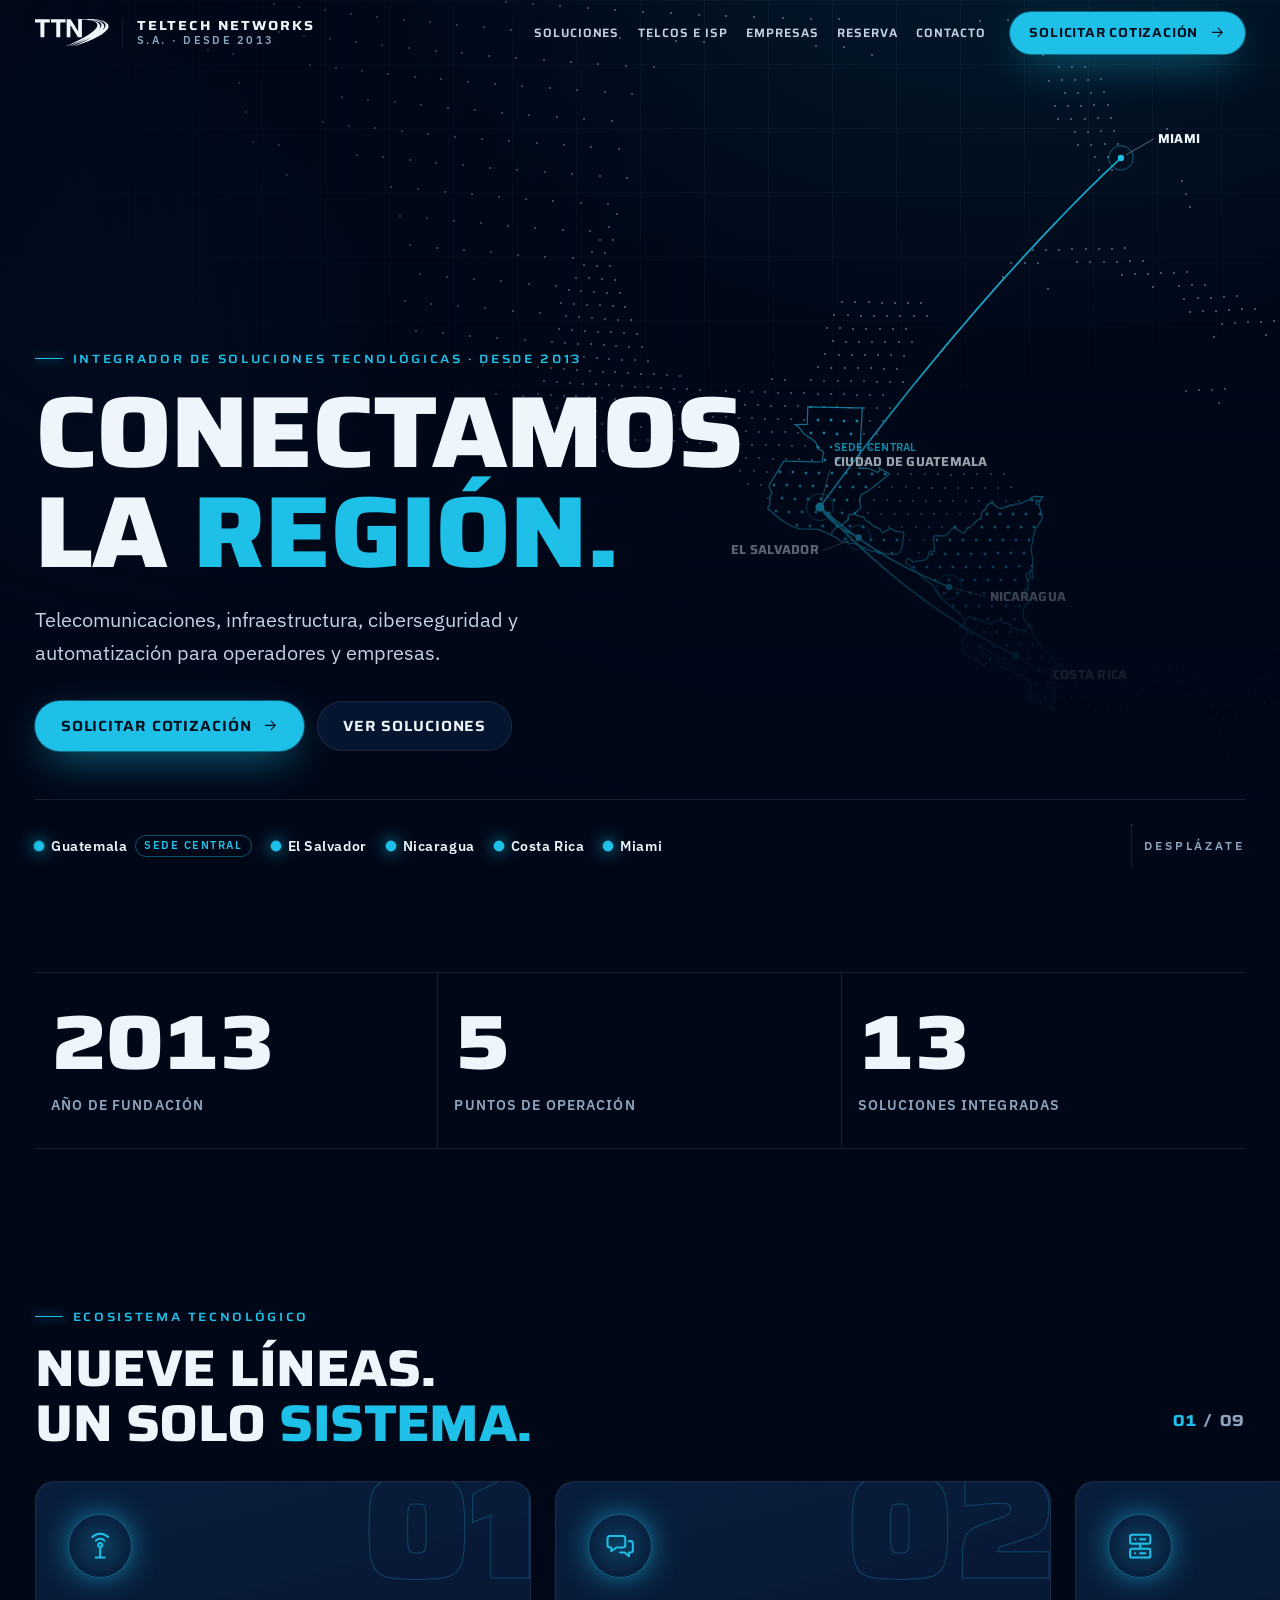
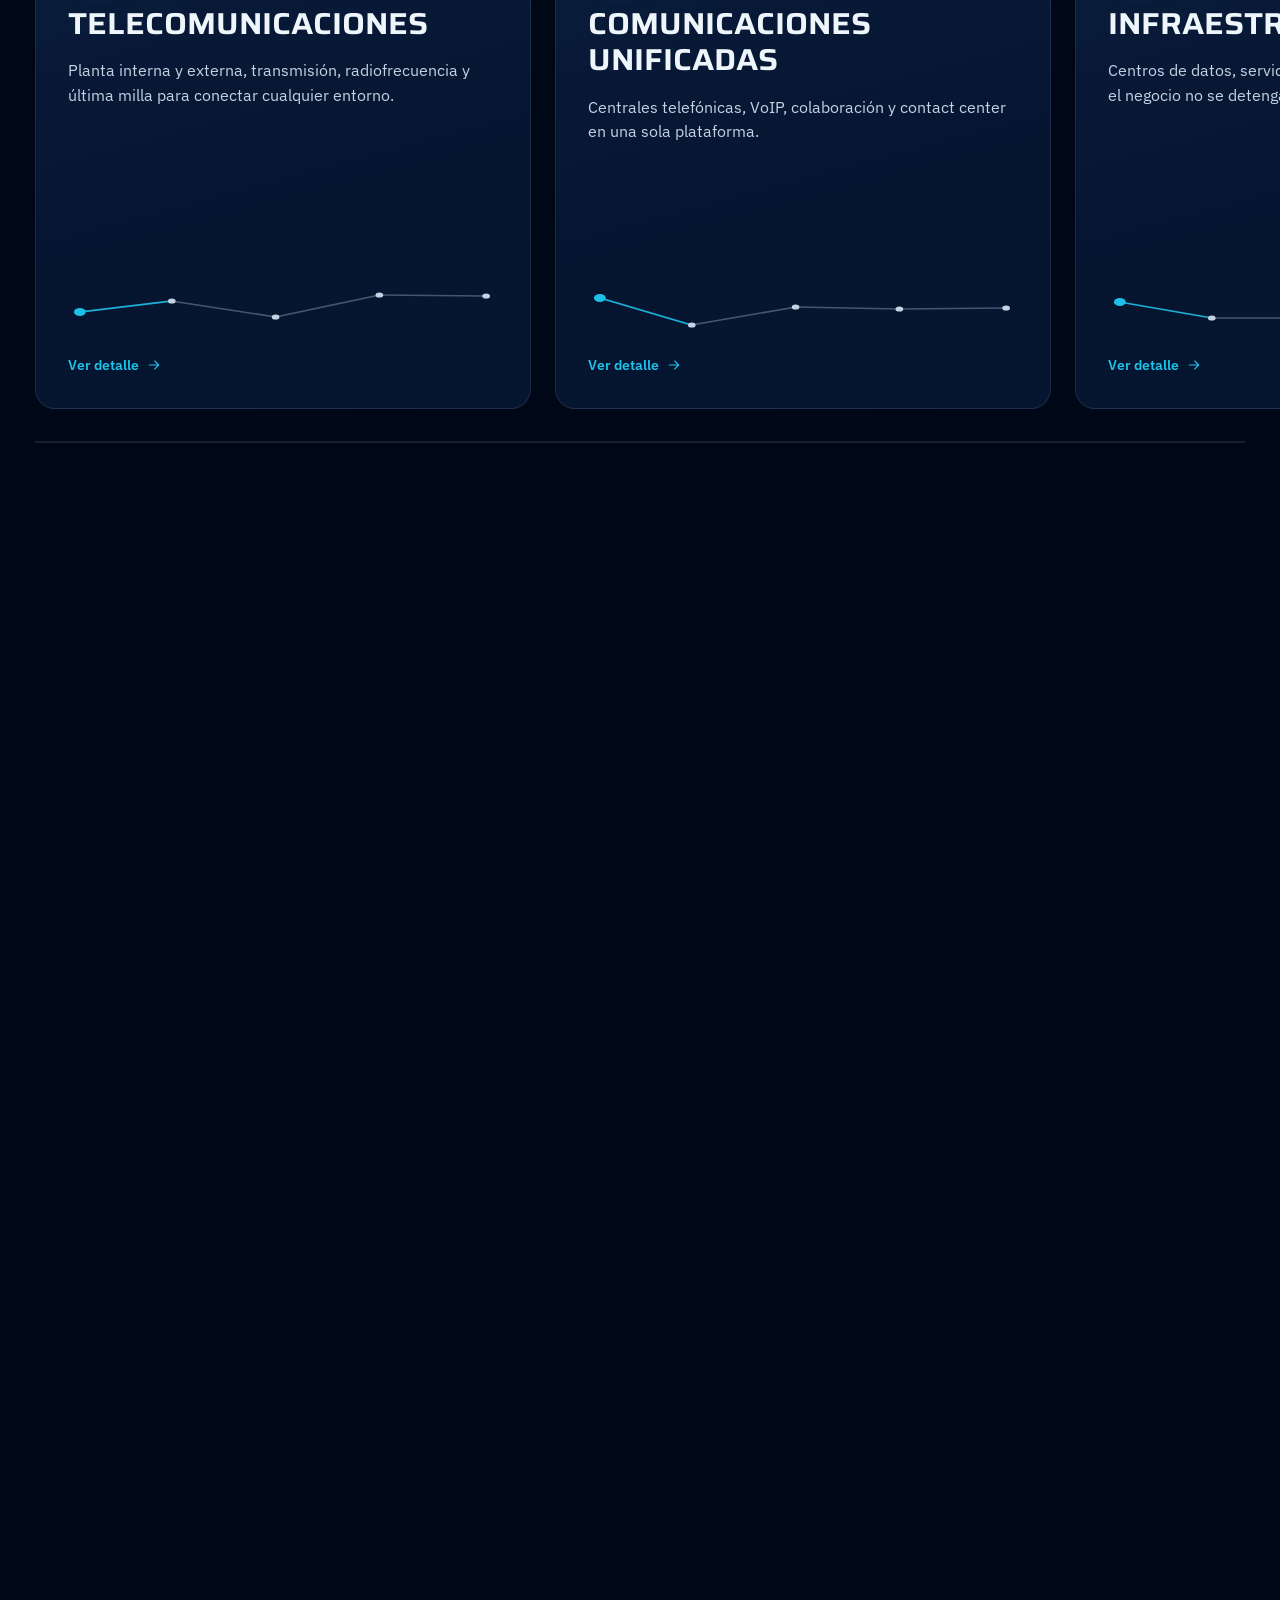
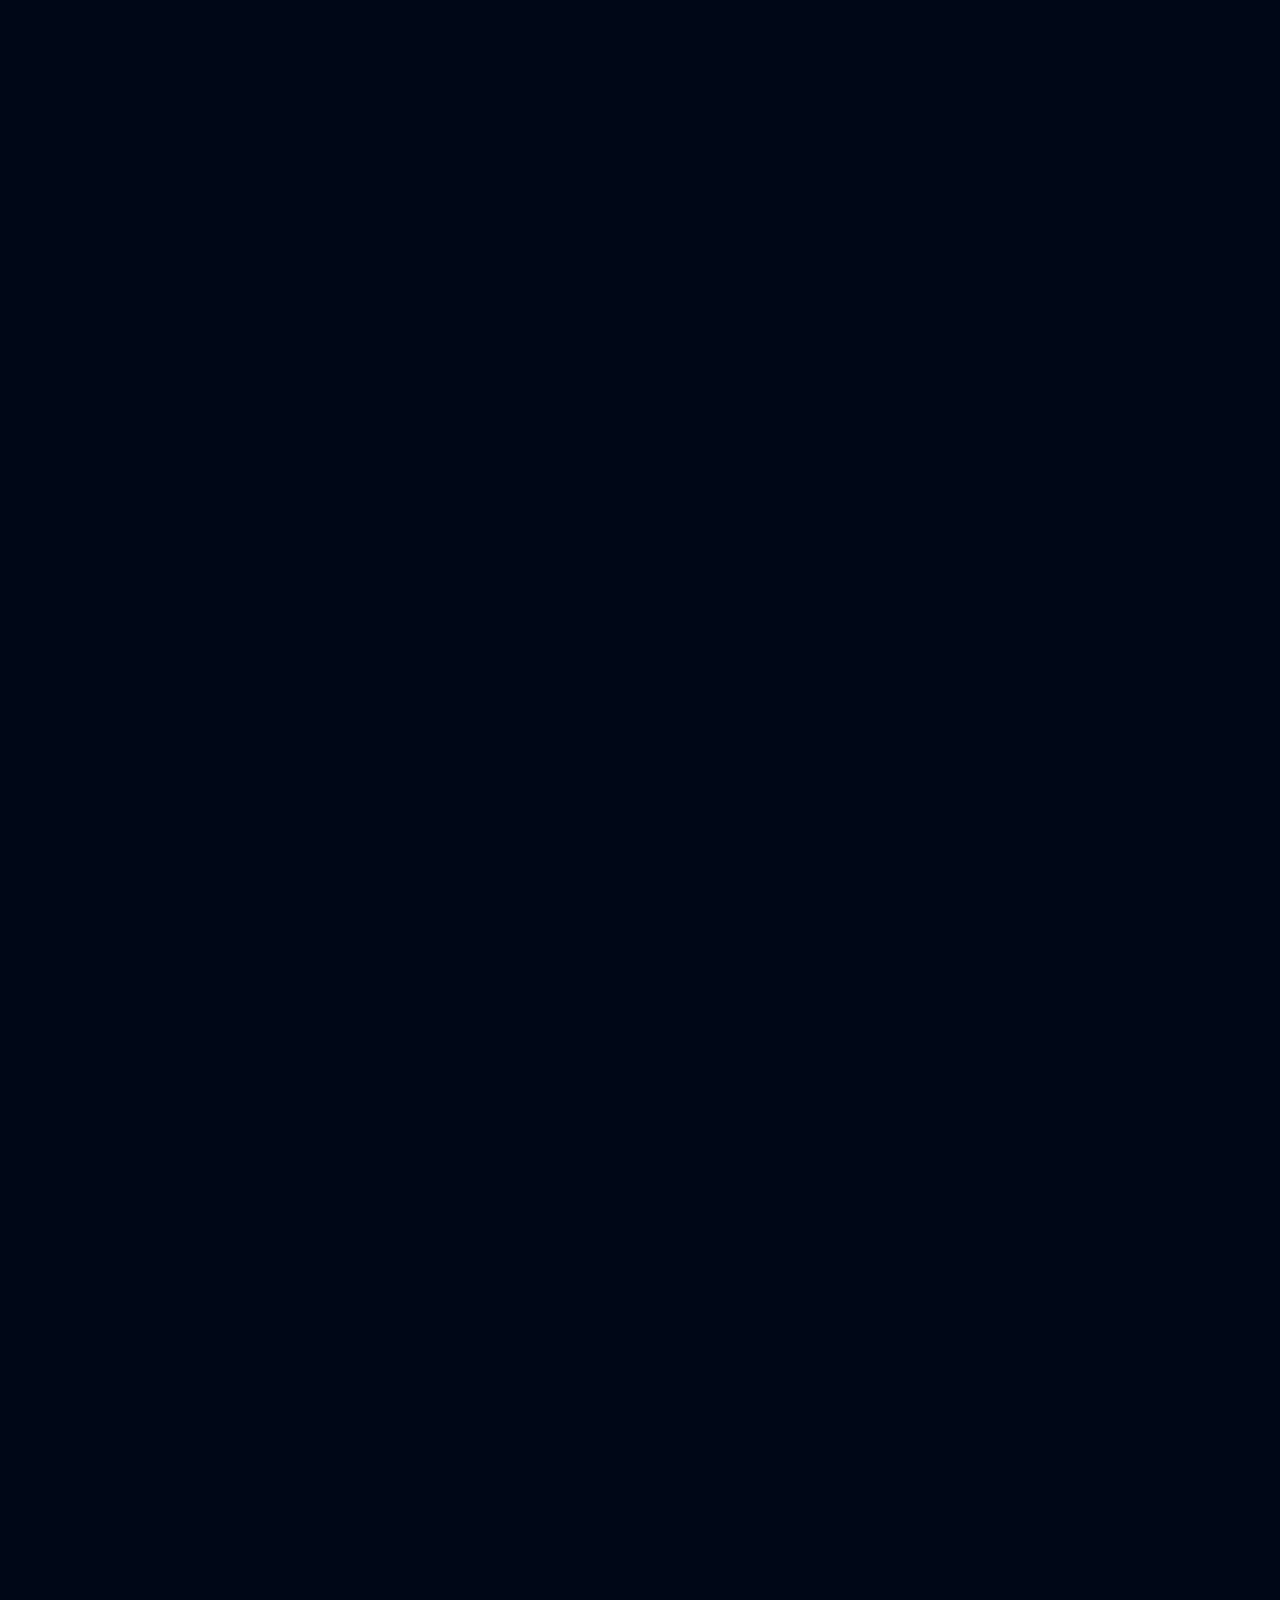
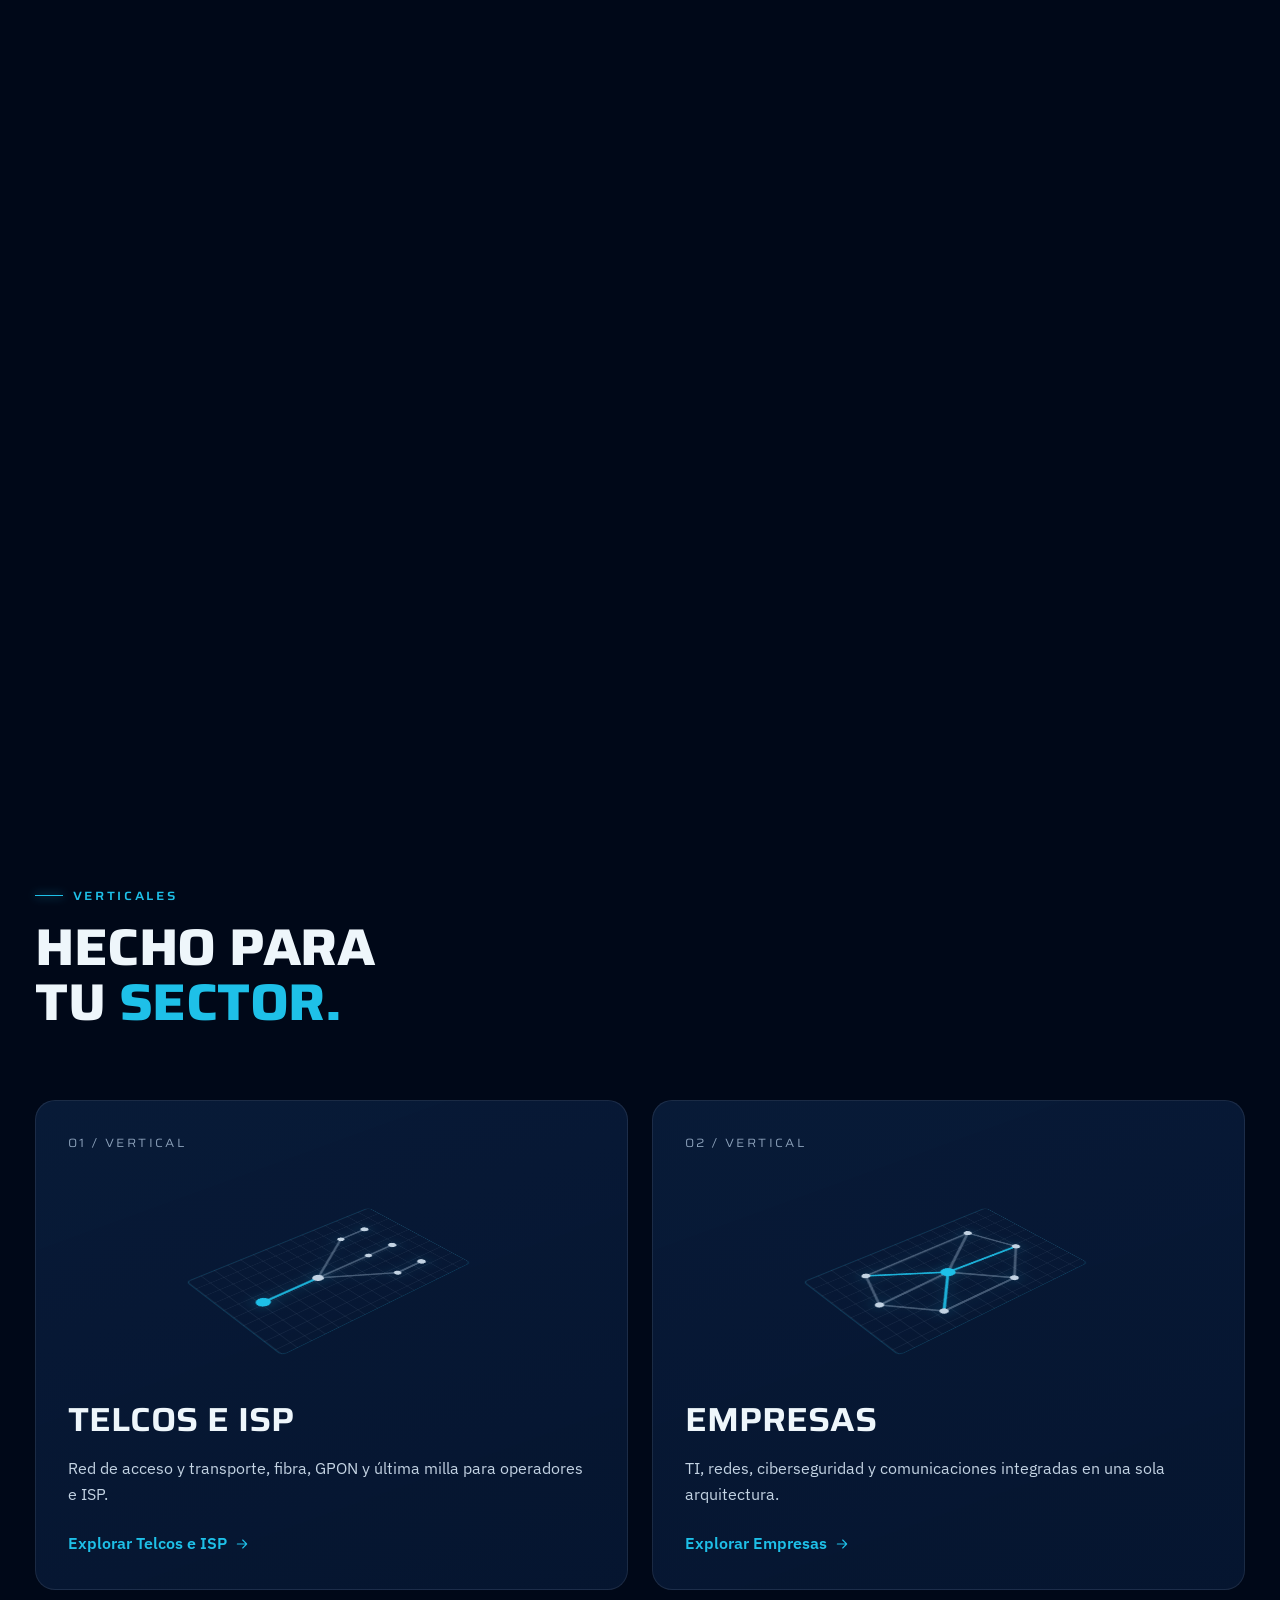
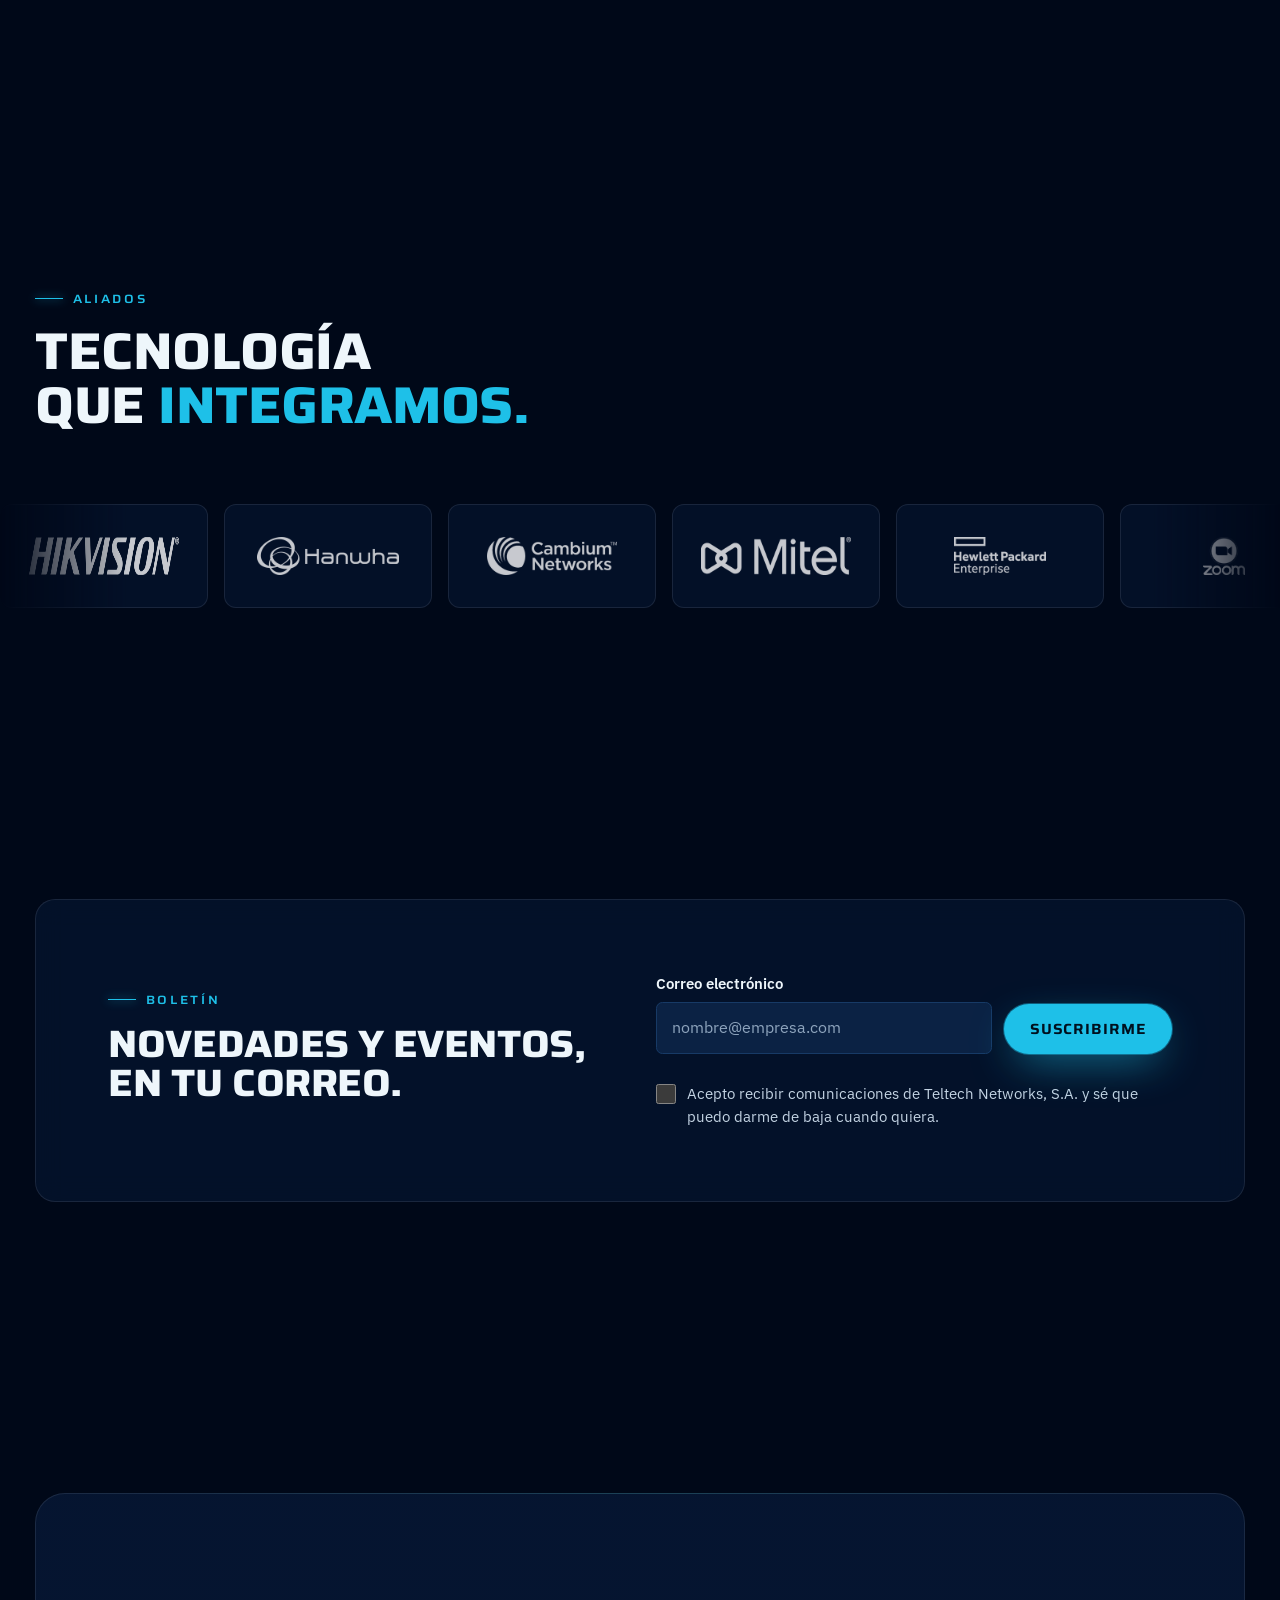
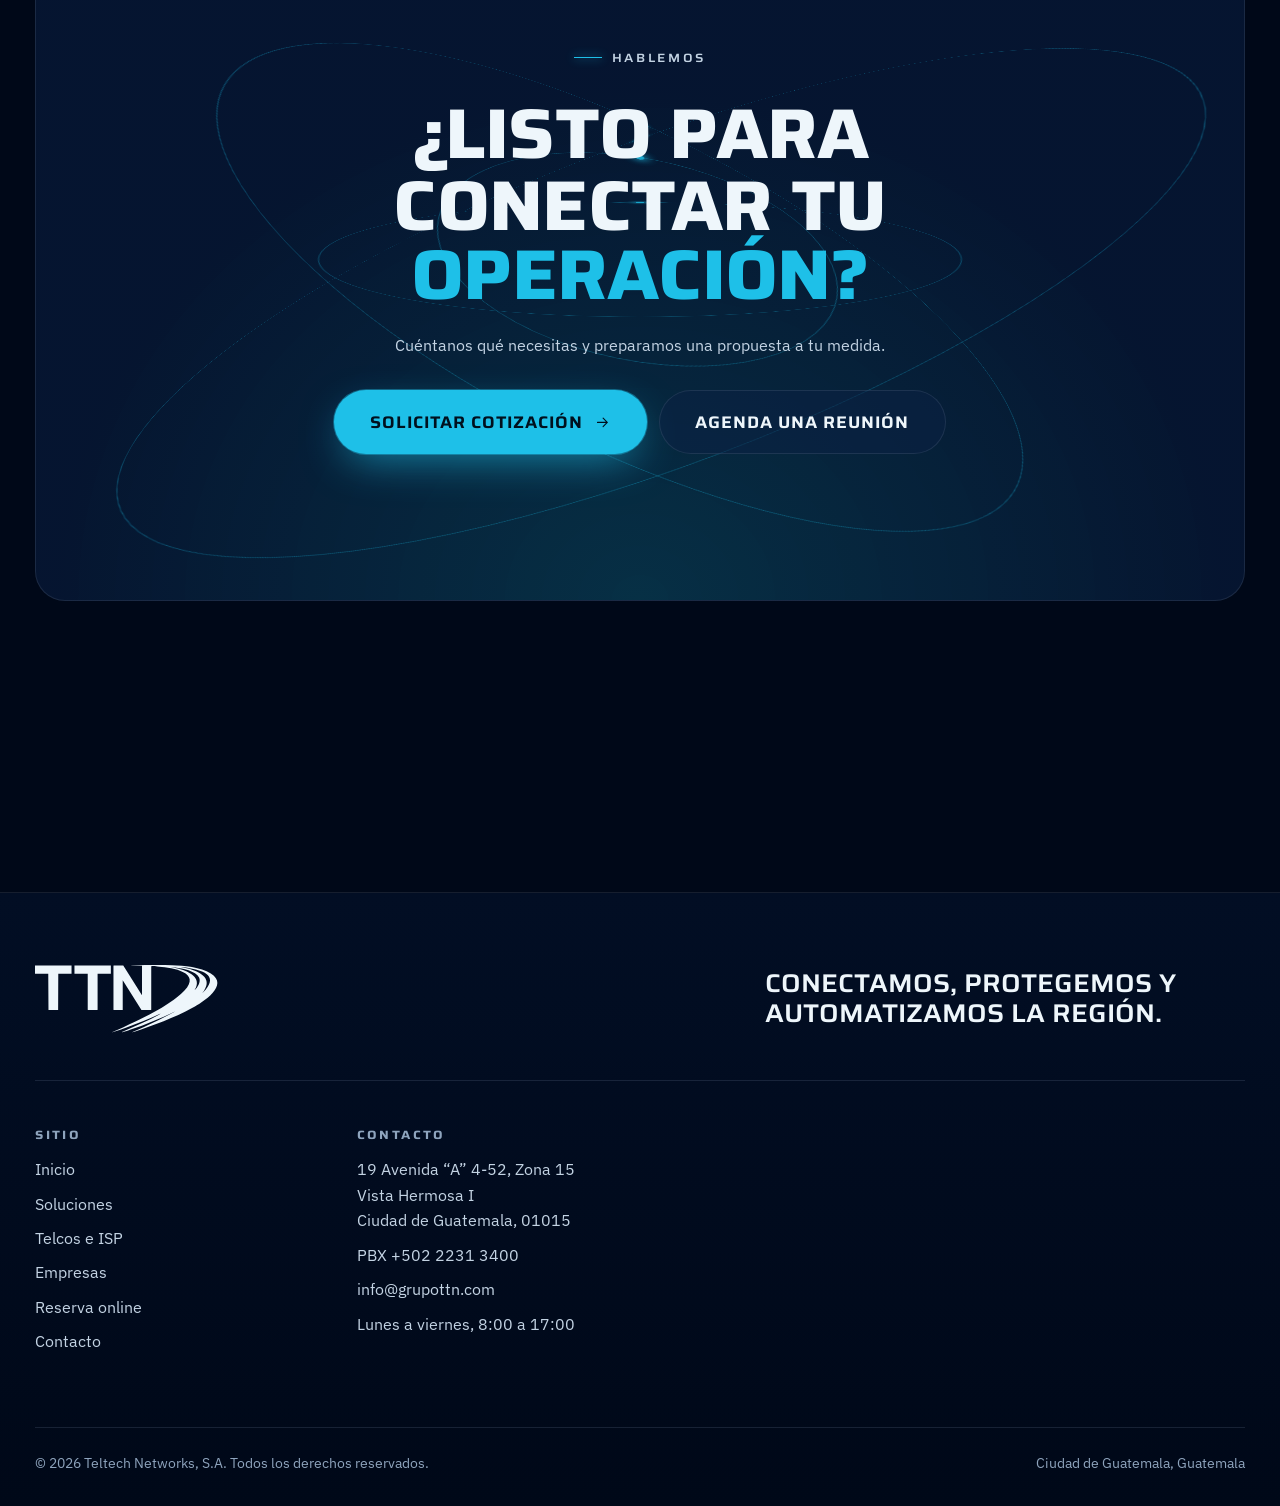
<file: index.html>
<!doctype html>
<html lang="es-GT">
<head>
<meta charset="utf-8">
<meta name="viewport" content="width=device-width, initial-scale=1">
<title>Teltech Networks, S.A. | Integrador de soluciones tecnológicas</title>
<meta name="description" content="Teltech Networks, S.A.: integrador de telecomunicaciones, infraestructura, ciberseguridad, automatización e inteligencia artificial desde 2013, con sede en Ciudad de Guatemala.">
<meta name="theme-color" content="#000818">
<meta property="og:title" content="Teltech Networks, S.A. | Integrador de soluciones tecnológicas">
<meta property="og:description" content="Teltech Networks, S.A.: integrador de telecomunicaciones, infraestructura, ciberseguridad, automatización e inteligencia artificial desde 2013, con sede en Ciudad de Guatemala.">
<meta property="og:type" content="website">
<meta property="og:locale" content="es_GT">
<link rel="icon" href="img/favicon.svg" type="image/svg+xml">
<link rel="stylesheet" href="css/tokens.css">
<link rel="stylesheet" href="css/main.css">
<script>(function(d){d.classList.add("js");var m=!window.matchMedia("(prefers-reduced-motion: reduce)").matches;if(m){d.classList.add("motion");setTimeout(function(){if(!d.classList.contains("ready"))d.classList.remove("motion")},3000)}try{if(m&&!sessionStorage.getItem("ttn-intro")){d.classList.add("intro-on");setTimeout(function(){d.classList.remove("intro-on")},5000)}}catch(e){}})(document.documentElement)</script>
</head>
<body>
<div class="intro" aria-hidden="true"><div class="intro__inner"><span class="intro__ring"></span><span class="intro__ring intro__ring--2"></span><svg class="intro__logo" viewBox="47.958 142.754 1183.083 435.518" aria-hidden="true" focusable="false"><path d="m666.958 147.212 13.51-1.99c85.053-2.071 170.908-3.836 255.949-.969 77.184 2.602 185.356 11.785 251.849 53.151 123.463 76.807-53.048 186.513-118.637 222.979C949.87 486.966 817.21 532.888 688.006 577.761l-11.044.441 74.671-31.814c68.811-30.95 136.494-64.261 202.814-100.179l-1.777-.798c-91.991 44.575-187.404 82.721-284.194 115.819-13.726 4.694-36.156 14.149-49.251 16.748-2.73.542-5.526.156-8.267.223 1.601-2.143 5.519-3.429 8.014-4.476 44.147-18.533 88.126-37.034 131.367-57.633 32.828-15.639 66.507-32.365 98.639-49.361 3.152-1.667 7.432-3.845 10.333-5.667 1.017-.639 3.082-2.064.167-1.839-70.816 33.602-144.132 62.575-218.001 89.004-23.149 8.282-47.18 17.021-70.557 24.443-7.804 2.478-15.852 6.134-23.957 5.528l71.668-30.817c112.356-52.744 228.977-106.176 329.641-179.359 29.566-21.494 64.804-49.133 86.077-78.923 79.791-111.74-127.422-131.451-193.899-136.883-9.863-.806-26.905-2.929-36.039-2.056-1.116.107-2.285-.055-3.032 1.037-.601.715.579 1.26.579 1.511v281l-1.5 1.5h-62l-121.5-194v194h-58.5l-1.5-1.5V148.712c0-.331 1.325-1.518 1-2.5h62.5l121.5 193v-192zm416.01 158.999c20.032-19.446 42.422-54.453 29.487-82.996-19.525-43.083-111.795-58.95-154.138-64.862-10.04-1.402-20.278-2.685-30.353-3.132l46.422 10.063c55.033 14.089 150.024 48.989 117.753 123.607-2.631 6.084-6.769 11.193-9.17 17.319Zm71.57-3.42c84.026-97.258-31.599-128.291-109.371-141.288-17.522-2.928-35.504-5.514-53.204-6.281l48.005 10.48c67.439 17.491 162.205 59.038 104.421 143.441l-12.421 16.068c7.861-7.13 15.648-14.408 22.57-22.42"/><path d="M284.958 145.212v54h-86l-1 236h-62.5l-1.5-236h-86v-54z"/><path d="M539.958 146.212v53h-86v234.5l-1.5 1.5h-61l-1.5-1.5v-234.5h-86v-53z"/></svg><span class="intro__bar"><span></span></span></div></div>
<a class="skip-link" href="#contenido">Saltar al contenido</a>
<header class="site-header">
  <div class="container site-header__bar">
    <a class="logo" href="index.html" aria-current="page" aria-label="Teltech Networks, S.A., inicio">
      <svg class="logo__mark" viewBox="47.958 142.754 1183.083 435.518" aria-hidden="true" focusable="false"><path d="m666.958 147.212 13.51-1.99c85.053-2.071 170.908-3.836 255.949-.969 77.184 2.602 185.356 11.785 251.849 53.151 123.463 76.807-53.048 186.513-118.637 222.979C949.87 486.966 817.21 532.888 688.006 577.761l-11.044.441 74.671-31.814c68.811-30.95 136.494-64.261 202.814-100.179l-1.777-.798c-91.991 44.575-187.404 82.721-284.194 115.819-13.726 4.694-36.156 14.149-49.251 16.748-2.73.542-5.526.156-8.267.223 1.601-2.143 5.519-3.429 8.014-4.476 44.147-18.533 88.126-37.034 131.367-57.633 32.828-15.639 66.507-32.365 98.639-49.361 3.152-1.667 7.432-3.845 10.333-5.667 1.017-.639 3.082-2.064.167-1.839-70.816 33.602-144.132 62.575-218.001 89.004-23.149 8.282-47.18 17.021-70.557 24.443-7.804 2.478-15.852 6.134-23.957 5.528l71.668-30.817c112.356-52.744 228.977-106.176 329.641-179.359 29.566-21.494 64.804-49.133 86.077-78.923 79.791-111.74-127.422-131.451-193.899-136.883-9.863-.806-26.905-2.929-36.039-2.056-1.116.107-2.285-.055-3.032 1.037-.601.715.579 1.26.579 1.511v281l-1.5 1.5h-62l-121.5-194v194h-58.5l-1.5-1.5V148.712c0-.331 1.325-1.518 1-2.5h62.5l121.5 193v-192zm416.01 158.999c20.032-19.446 42.422-54.453 29.487-82.996-19.525-43.083-111.795-58.95-154.138-64.862-10.04-1.402-20.278-2.685-30.353-3.132l46.422 10.063c55.033 14.089 150.024 48.989 117.753 123.607-2.631 6.084-6.769 11.193-9.17 17.319Zm71.57-3.42c84.026-97.258-31.599-128.291-109.371-141.288-17.522-2.928-35.504-5.514-53.204-6.281l48.005 10.48c67.439 17.491 162.205 59.038 104.421 143.441l-12.421 16.068c7.861-7.13 15.648-14.408 22.57-22.42"/><path d="M284.958 145.212v54h-86l-1 236h-62.5l-1.5-236h-86v-54z"/><path d="M539.958 146.212v53h-86v234.5l-1.5 1.5h-61l-1.5-1.5v-234.5h-86v-53z"/></svg>
      <span class="logo__text" aria-hidden="true"><span class="logo__name">Teltech Networks</span><span class="logo__sub">S.A. · Desde 2013</span></span>
    </a>
    <button class="nav-toggle" type="button" aria-expanded="false" aria-controls="nav-panel" aria-label="Abrir menú">
      <span class="nav-toggle__bars" aria-hidden="true"><span></span><span></span><span></span></span>
    </button>
    <nav class="nav-panel" id="nav-panel" aria-label="Principal">
      <ul class="nav-list">
        <li><a href="soluciones.html" data-n="01">Soluciones</a></li><li><a href="telcos-isp.html" data-n="02">Telcos e ISP</a></li><li><a href="empresas.html" data-n="03">Empresas</a></li><li><a href="reserva.html" data-n="04">Reserva</a></li><li><a href="contacto.html" data-n="05">Contacto</a></li>
      </ul>
      <div class="nav-cta"><a class="btn btn--primary btn--sm magnetic" href="contacto.html#cotizacion">Solicitar cotización<svg class="icon" viewBox="0 0 24 24" aria-hidden="true" focusable="false"><path d="M5 12h14M13 6l6 6-6 6"/></svg></a></div>
    </nav>
  </div>
</header>
<main id="contenido">
<section class="hero" data-hero aria-labelledby="hero-title">
  <div class="hero__globe" aria-hidden="true">
    <svg class="hero__static hero__static--d globe-svg" viewBox="0 0 1440 900" preserveAspectRatio="xMidYMid slice" aria-hidden="true" focusable="false"><circle class="limb" cx="1036.8" cy="450.0" r="1800.0"/><path class="land" d="M1312 809h0M1314 796h0M1327 795h0M1316 783h0M1329 782h0M1342 782h0M1305 770h0M1319 770h0M1332 769h0M1345 769h0M1358 768h0M1308 757h0M1321 757h0M1334 756h0M1347 755h0M1360 755h0M1373 754h0M1297 745h0M1310 744h0M1323 744h0M1336 743h0M1349 742h0M1362 742h0M1375 741h0M1208 735h0M1287 732h0M1300 732h0M1313 731h0M1326 730h0M1339 730h0M1352 729h0M1365 729h0M1378 728h0M1391 727h0M1185 722h0M1198 722h0M1211 722h0M1277 720h0M1290 719h0M1303 718h0M1316 718h0M1329 717h0M1342 717h0M1355 716h0M1368 715h0M1381 715h0M1394 714h0M1175 710h0M1188 709h0M1201 709h0M1280 706h0M1293 706h0M1306 705h0M1332 704h0M1345 703h0M1358 703h0M1371 702h0M1384 701h0M1397 701h0M1410 700h0M1138 697h0M1151 697h0M1165 697h0M1178 696h0M1191 696h0M1204 696h0M1217 695h0M1270 694h0M1283 693h0M1296 693h0M1322 691h0M1335 691h0M1348 690h0M1361 690h0M1374 689h0M1387 688h0M1400 687h0M1413 687h0M1142 684h0M1155 684h0M1168 684h0M1207 683h0M1220 682h0M1234 682h0M1260 681h0M1273 680h0M1286 680h0M1338 678h0M1351 677h0M1364 676h0M1377 676h0M1390 675h0M1403 674h0M1416 673h0M1132 671h0M1145 671h0M1237 669h0M1250 668h0M1263 668h0M1355 664h0M1367 663h0M1380 662h0M1393 662h0M1406 661h0M1419 660h0M1432 659h0M1358 650h0M1371 650h0M1384 649h0M1397 648h0M1410 647h0M1423 647h0M1436 646h0M1362 637h0M1375 636h0M1388 636h0M1401 635h0M1414 634h0M1426 633h0M1439 632h0M1366 624h0M1379 623h0M1392 622h0M1404 622h0M1417 621h0M1430 620h0M1408 608h0M1421 607h0M1434 607h0M1438 593h0M999 553h0M990 540h0M1004 540h0M956 527h0M969 527h0M982 527h0M996 527h0M1009 527h0M1022 527h0M1048 527h0M948 513h0M961 514h0M975 514h0M988 514h0M1001 514h0M1014 514h0M1027 514h0M1040 514h0M1054 514h0M848 498h0M940 500h0M954 500h0M967 500h0M980 501h0M993 501h0M1006 501h0M1020 501h0M1033 501h0M1046 501h0M1059 501h0M1072 501h0M1086 501h0M1099 501h0M828 484h0M841 485h0M959 487h0M972 487h0M986 487h0M999 488h0M1012 488h0M1025 488h0M1038 488h0M1052 488h0M1065 488h0M1078 488h0M1091 487h0M716 466h0M729 467h0M820 471h0M834 471h0M847 472h0M978 474h0M991 474h0M1005 474h0M1018 474h0M1031 475h0M1044 474h0M1057 474h0M1071 474h0M1084 474h0M683 451h0M696 452h0M709 452h0M722 453h0M735 454h0M748 454h0M787 456h0M800 457h0M813 457h0M826 458h0M839 458h0M853 459h0M866 459h0M879 459h0M892 460h0M945 461h0M651 436h0M663 437h0M676 437h0M689 438h0M702 439h0M715 440h0M728 440h0M741 441h0M754 441h0M767 442h0M780 443h0M793 443h0M806 444h0M819 444h0M832 445h0M846 445h0M859 445h0M872 446h0M885 446h0M951 448h0M964 448h0M618 420h0M631 421h0M644 422h0M657 423h0M669 424h0M682 424h0M695 425h0M708 426h0M721 427h0M734 427h0M747 428h0M760 429h0M773 429h0M786 430h0M799 430h0M812 431h0M826 431h0M839 432h0M852 432h0M865 432h0M878 433h0M944 434h0M957 434h0M612 407h0M624 407h0M637 408h0M650 409h0M663 410h0M676 411h0M689 412h0M702 412h0M715 413h0M728 414h0M741 414h0M754 415h0M767 416h0M780 416h0M793 417h0M806 417h0M819 418h0M832 418h0M845 419h0M858 419h0M871 419h0M884 420h0M950 421h0M963 421h0M618 394h0M631 395h0M644 396h0M656 396h0M669 397h0M682 398h0M695 399h0M708 399h0M721 400h0M734 401h0M747 402h0M760 402h0M773 403h0M786 403h0M799 404h0M812 404h0M825 405h0M838 405h0M851 406h0M865 406h0M878 406h0M891 407h0M904 407h0M917 407h0M930 408h0M944 408h0M957 408h0M970 408h0M1299 403h0M624 381h0M637 382h0M650 383h0M663 384h0M676 384h0M689 385h0M702 386h0M715 387h0M728 387h0M741 388h0M754 389h0M767 389h0M780 390h0M806 391h0M819 391h0M832 392h0M845 392h0M858 393h0M871 393h0M884 393h0M898 394h0M911 394h0M924 394h0M937 395h0M950 395h0M963 395h0M1266 391h0M1279 390h0M1292 390h0M1305 389h0M1396 384h0M1422 383h0M1435 382h0M618 367h0M631 368h0M644 369h0M657 370h0M670 371h0M683 372h0M695 372h0M708 373h0M721 374h0M734 374h0M747 375h0M760 376h0M852 379h0M865 380h0M891 380h0M904 381h0M918 381h0M931 381h0M944 381h0M957 382h0M970 382h0M983 382h0M1441 368h0M625 355h0M638 356h0M651 356h0M664 357h0M677 358h0M689 359h0M702 360h0M715 360h0M728 361h0M898 367h0M911 368h0M925 368h0M938 368h0M951 368h0M964 369h0M977 369h0M1435 356h0M632 342h0M645 343h0M658 344h0M671 344h0M684 345h0M696 346h0M709 347h0M722 347h0M905 354h0M919 355h0M932 355h0M945 355h0M958 355h0M971 355h0M984 356h0M1429 343h0M1442 342h0M639 329h0M652 330h0M665 331h0M678 332h0M691 332h0M704 333h0M717 334h0M913 341h0M926 342h0M939 342h0M952 342h0M965 342h0M979 342h0M992 342h0M1294 337h0M1346 335h0M646 316h0M659 317h0M672 318h0M685 319h0M698 320h0M711 320h0M907 328h0M920 328h0M933 329h0M946 329h0M960 329h0M973 329h0M986 329h0M1302 324h0M1315 323h0M1328 322h0M1341 322h0M1354 321h0M1366 320h0M641 303h0M654 304h0M667 305h0M680 305h0M693 306h0M705 307h0M914 315h0M928 315h0M941 316h0M954 316h0M967 316h0M980 316h0M994 316h0M1007 316h0M1270 312h0M1283 311h0M1296 311h0M1309 310h0M1322 309h0M1335 309h0M649 290h0M661 291h0M674 292h0M687 293h0M700 293h0M922 302h0M935 302h0M949 302h0M962 303h0M975 303h0M988 303h0M1001 303h0M1264 299h0M1278 298h0M1291 298h0M1304 297h0M1317 296h0M656 278h0M669 278h0M682 279h0M695 280h0M1128 289h0M1233 287h0M1259 286h0M1272 285h0M1285 285h0M664 265h0M677 266h0M690 266h0M1083 277h0M1202 275h0M1215 274h0M1228 274h0M1241 273h0M1254 273h0M1267 272h0M672 252h0M685 253h0M1091 263h0M1105 263h0M1118 263h0M1157 262h0M1170 262h0M1184 262h0M1197 262h0M1210 261h0M1223 261h0M680 240h0M693 240h0M1113 250h0M1126 250h0M1139 250h0M1152 249h0M1166 249h0M1179 249h0M1192 249h0M1205 248h0M689 227h0M697 214h0M1270 207h0M1266 194h0M1262 181h0M1179 170h0M1192 170h0M1175 157h0M1188 157h0M1158 145h0M1171 145h0M1185 144h0M1198 144h0M1155 132h0M1168 132h0M1181 131h0M1194 131h0M1247 129h0M1138 119h0M1151 119h0M1165 119h0M1178 118h0M1191 118h0M1135 106h0M1148 106h0M1161 106h0M1174 105h0M1188 105h0M1145 93h0M1158 93h0M1171 93h0M1184 92h0M1129 81h0M1142 80h0M1155 80h0M1168 80h0M1181 79h0M1139 67h0M1152 67h0M1165 67h0M952 55h0M1123 55h0M1281 884h0M1309 883h0M1336 881h0M1364 880h0M1392 878h0M1420 877h0M1311 855h0M1339 854h0M1367 852h0M1394 851h0M1422 849h0M1314 827h0M1342 826h0M1370 825h0M1397 823h0M1425 821h0M1345 798h0M1373 797h0M1401 795h0M1429 793h0M1378 769h0M1405 767h0M1433 765h0M1410 739h0M1438 737h0M1416 711h0M1423 682h0M576 394h0M603 396h0M536 363h0M563 365h0M590 367h0M496 331h0M523 333h0M550 336h0M577 338h0M605 340h0M485 301h0M511 304h0M538 306h0M565 308h0M593 311h0M620 313h0M500 274h0M527 277h0M554 279h0M581 281h0M609 284h0M636 286h0M490 245h0M517 248h0M544 250h0M571 252h0M598 255h0M625 257h0M653 258h0M480 216h0M507 218h0M534 221h0M561 223h0M588 226h0M615 228h0M643 230h0M670 231h0M367 175h0M471 187h0M498 189h0M525 192h0M552 194h0M579 197h0M606 199h0M633 201h0M661 203h0M688 204h0M333 142h0M359 145h0M437 155h0M463 157h0M490 160h0M516 163h0M543 165h0M570 168h0M597 170h0M625 172h0M652 174h0M680 176h0M707 178h0M326 112h0M403 122h0M429 126h0M455 128h0M482 131h0M508 134h0M535 137h0M562 139h0M589 141h0M617 143h0M644 145h0M671 147h0M699 149h0M319 83h0M422 97h0M448 100h0M475 102h0M501 105h0M528 108h0M555 110h0M582 113h0M609 115h0M637 117h0M664 119h0M692 121h0M288 50h0M313 54h0M390 65h0M416 68h0M442 71h0M468 74h0M495 77h0M521 79h0M548 82h0M575 84h0M602 86h0M630 88h0M657 90h0M685 92h0M712 94h0M308 25h0M359 32h0M384 36h0M410 39h0M436 42h0M462 45h0M489 48h0M516 51h0M542 53h0M569 56h0M596 58h0M624 60h0M651 62h0M678 64h0M706 66h0M734 67h0M354 4h0M379 7h0M405 10h0M431 14h0M457 17h0M484 20h0M510 22h0M537 25h0M564 27h0M591 30h0M618 32h0M645 34h0M673 36h0M700 38h0M728 39h0M756 41h0M784 42h0M896 46h0M924 47h0M1122 47h0M1150 47h0M559 -1h0M586 2h0M613 4h0M640 6h0M668 8h0M695 10h0M723 12h0M751 13h0M779 15h0M806 16h0M834 17h0M863 18h0M891 19h0M919 19h0M1060 21h0M1088 20h0M1117 20h0M1145 20h0"/><path class="land land--hot" d="M1112 698h0M1125 697h0M1115 684h0M1128 684h0M1106 671h0M1119 671h0M1056 659h0M1070 659h0M1083 659h0M1096 658h0M1109 658h0M1122 658h0M1047 646h0M1060 646h0M1073 646h0M1087 645h0M1100 645h0M1113 645h0M1051 633h0M1064 632h0M1077 632h0M1090 632h0M1104 632h0M1055 619h0M1068 619h0M1081 619h0M1095 619h0M1033 606h0M1046 606h0M1059 606h0M1072 606h0M1086 606h0M1099 606h0M1024 593h0M1037 593h0M1050 593h0M1064 593h0M1077 593h0M1090 593h0M1103 593h0M1015 580h0M1029 580h0M1042 580h0M1055 580h0M1068 580h0M1081 580h0M1095 580h0M1108 580h0M994 567h0M1007 567h0M1020 567h0M1033 567h0M1046 567h0M1060 567h0M1073 567h0M1086 567h0M1099 566h0M1112 566h0M959 553h0M972 553h0M1012 554h0M1025 554h0M1038 554h0M1051 554h0M1065 554h0M1078 553h0M1091 553h0M1104 553h0M925 539h0M938 540h0M951 540h0M964 540h0M977 540h0M1017 540h0M1030 540h0M1043 540h0M1056 540h0M1070 540h0M1083 540h0M1096 540h0M1109 540h0M877 525h0M890 526h0M903 526h0M917 526h0M930 526h0M943 527h0M1035 527h0M1062 527h0M1075 527h0M1088 527h0M1101 527h0M1114 527h0M856 511h0M869 512h0M882 512h0M896 512h0M909 513h0M922 513h0M935 513h0M1067 514h0M1080 514h0M1093 514h0M1106 514h0M1120 514h0M862 498h0M875 499h0M888 499h0M901 499h0M914 500h0M927 500h0M1112 500h0M854 485h0M867 485h0M880 486h0M893 486h0M907 486h0M920 487h0M933 487h0M946 487h0M860 472h0M873 472h0M886 473h0M899 473h0M912 473h0M926 473h0M939 474h0M952 474h0M965 474h0M905 460h0M918 460h0M931 460h0M898 447h0M911 447h0M924 447h0M938 447h0M891 433h0M904 433h0M917 434h0M931 434h0M898 420h0M911 420h0M924 421h0M937 421h0"/><path class="border" d="M847.6 508.5L849.1 505.9L850.0 504.0L849.5 501.7L850.3 497.4L850.2 495.4L852.1 493.5L849.1 486.8L849.7 484.2L853.0 478.8L856.9 472.4L861.3 465.3L863.9 461.0L873.0 461.3L879.0 461.4L886.7 461.6L894.9 461.8L900.5 462.0L902.7 462.0L902.4 459.1L902.8 456.0L903.8 453.2L902.2 450.4L899.1 449.4L897.4 448.1L896.6 444.2L895.2 441.8L892.1 439.2L887.4 436.6L883.4 433.1L880.2 428.7L877.4 425.9L875.2 424.7L881.2 424.3L887.2 424.5L887.4 418.4L887.6 412.9L887.8 406.8L898.7 407.1L911.8 407.4L925.3 407.6L936.0 407.8L942.3 407.9L941.9 415.6L941.4 424.4L941.1 430.9L940.6 439.5L940.2 448.4L939.4 460.5L939.1 468.3L942.8 468.1L948.1 468.5L951.0 469.2L954.9 471.2L958.1 472.6L960.1 469.9L958.3 467.5L969.4 473.9L965.3 477.4L960.1 481.5L955.5 485.2L951.1 488.6L947.0 491.7L941.5 494.1L939.5 499.5L939.9 503.0L940.7 506.7L940.4 508.7L936.9 511.1L935.2 513.2L932.8 514.1L930.3 514.6L928.1 515.3L928.6 518.8L925.0 521.8L922.6 525.1L919.8 525.7L916.7 527.4L913.4 530.3L911.7 532.4L911.9 535.5L900.4 530.1L896.5 529.2L880.0 528.9L873.1 526.7L865.2 522.5L859.9 518.8L847.6 508.5ZM934.6 514.6L940.3 516.4L943.8 517.5L945.4 519.9L949.5 522.8L953.1 525.7L955.5 527.5L958.1 528.0L960.2 528.7L960.7 531.0L962.2 532.8L967.5 529.9L971.2 528.6L973.4 529.4L974.7 531.2L979.1 531.5L981.8 531.7L984.0 533.3L983.1 539.3L982.6 541.5L983.2 543.8L981.4 547.1L981.1 550.7L979.4 552.6L977.8 553.9L974.9 554.3L970.1 554.4L962.8 552.8L957.6 550.6L954.7 550.5L957.9 551.7L960.9 553.2L949.1 550.4L936.7 544.1L929.2 543.0L920.7 541.2L915.7 537.2L911.9 535.5L911.7 532.4L913.4 530.3L916.7 527.4L918.9 526.0L921.3 525.9L923.8 523.0L928.1 520.5L928.0 516.7L929.1 514.7L932.8 514.1ZM1123.0 496.7L1121.3 498.7L1119.3 502.5L1118.5 500.0L1116.0 500.6L1116.5 504.0L1118.8 504.4L1122.4 517.2L1121.6 519.5L1119.6 523.1L1117.6 526.2L1115.7 528.1L1113.3 536.2L1111.2 549.4L1112.8 561.2L1112.2 572.1L1112.9 574.7L1113.1 577.9L1110.6 578.4L1109.6 576.4L1110.6 572.6L1111.1 569.9L1109.5 571.6L1107.9 573.0L1105.7 575.1L1106.8 578.1L1108.4 580.3L1108.3 583.7L1108.0 590.1L1105.4 589.0L1105.2 591.6L1104.0 594.1L1104.7 596.0L1107.3 596.3L1108.7 599.5L1109.0 602.0L1106.2 604.4L1105.2 606.4L1103.6 608.8L1102.8 611.1L1103.6 618.1L1105.6 621.8L1107.3 624.2L1109.5 624.7L1109.0 627.2L1107.3 628.8L1104.4 630.2L1101.0 630.4L1095.6 629.2L1093.4 629.1L1092.1 627.2L1090.6 625.4L1087.8 623.0L1083.4 622.6L1078.9 621.0L1076.9 620.8L1073.9 622.3L1070.5 624.1L1062.1 621.2L1056.2 619.2L1051.0 617.3L1048.5 616.8L1046.4 619.5L1044.7 620.6L1042.0 616.3L1038.0 612.2L1022.4 599.4L1016.7 591.8L1013.6 586.3L1010.6 583.4L1002.2 577.5L1000.4 575.2L992.0 567.4L985.8 562.7L985.7 560.8L988.3 558.3L991.0 560.2L993.2 562.2L995.8 561.3L1004.4 560.1L1007.4 558.1L1008.3 556.1L1008.4 554.2L1010.1 551.5L1012.6 551.1L1014.5 550.9L1014.5 547.1L1013.5 539.9L1013.3 537.9L1014.4 535.9L1018.1 535.6L1025.3 536.2L1029.6 531.7L1032.2 528.7L1034.1 527.3L1037.3 529.6L1043.3 533.4L1045.1 532.4L1046.5 529.1L1049.7 527.6L1052.7 525.1L1055.9 521.5L1058.6 519.3L1060.9 518.7L1061.2 516.4L1061.3 514.5L1062.3 512.0L1063.6 510.5L1066.0 509.4L1066.0 506.9L1067.7 504.8L1071.4 503.0L1073.6 503.6L1075.4 506.0L1078.0 507.6L1081.2 508.5L1083.8 508.1L1085.6 506.6L1088.7 506.7L1090.3 504.8L1093.0 505.6L1094.8 504.0L1098.4 504.0L1101.5 503.2L1105.1 501.3L1107.4 500.4L1109.9 499.6L1111.5 497.4L1115.2 496.4L1123.0 496.7ZM1143.1 666.1L1141.7 667.9L1138.3 667.1L1135.8 665.7L1134.0 668.2L1132.0 669.6L1131.5 676.5L1131.7 682.3L1136.5 684.5L1138.3 686.7L1135.7 688.6L1133.6 690.3L1132.5 692.3L1134.4 695.5L1134.8 697.7L1134.8 700.1L1130.1 703.9L1131.6 707.4L1132.7 709.1L1133.7 711.3L1131.7 709.7L1128.8 706.4L1126.2 704.5L1125.9 699.7L1124.9 697.1L1121.1 694.8L1117.7 693.2L1115.4 693.6L1116.9 696.3L1120.7 699.7L1120.9 702.9L1118.3 702.6L1116.0 701.9L1113.1 701.7L1111.2 700.7L1107.1 696.5L1110.0 692.9L1110.9 690.6L1110.8 685.8L1110.1 683.4L1106.9 679.8L1102.0 676.0L1095.2 672.8L1091.9 670.3L1083.8 668.4L1080.8 667.1L1078.3 664.7L1078.8 660.2L1076.6 656.8L1067.0 650.1L1061.6 647.6L1060.4 646.2L1060.4 650.4L1062.8 653.2L1068.9 655.7L1070.6 657.3L1071.2 659.3L1067.7 663.1L1065.9 664.0L1065.4 666.1L1063.0 665.6L1058.0 659.6L1048.4 656.8L1046.6 655.1L1043.1 649.6L1041.5 644.7L1042.0 641.3L1045.9 636.1L1047.2 633.9L1047.0 630.5L1045.6 629.1L1041.9 627.2L1039.6 625.7L1044.5 623.0L1044.7 620.6L1046.4 619.5L1047.5 617.7L1049.6 616.6L1056.2 619.2L1062.1 621.2L1070.5 624.1L1073.9 622.3L1076.9 620.8L1078.9 621.0L1083.4 622.6L1086.1 623.1L1090.6 625.4L1092.1 627.2L1093.4 629.1L1095.6 629.2L1101.0 630.4L1104.4 630.2L1107.3 628.8L1109.0 627.2L1109.5 624.7L1111.2 627.9L1111.6 630.4L1115.6 638.7L1118.8 643.4L1125.8 651.8L1128.7 653.4L1133.7 660.2L1135.5 661.3L1136.5 663.3L1141.7 664.9L1143.1 666.1Z"/><path class="arc" d="M899.9 507.1L900.6 507.9L901.3 508.8L901.9 509.7L902.6 510.6L903.3 511.5L904.0 512.4L904.7 513.3L905.4 514.2L906.2 515.1L906.9 516.0L907.7 516.9L908.5 517.7L909.4 518.6L910.2 519.5L911.1 520.3L912.0 521.1L912.9 522.0L913.8 522.8L914.8 523.6L915.8 524.4L916.8 525.1L917.8 525.9L918.9 526.6L919.9 527.4L921.0 528.1L922.1 528.8L923.2 529.5L924.4 530.2L925.5 530.8L926.7 531.5L927.9 532.1L929.0 532.7L930.2 533.3L931.4 533.9L932.6 534.5L933.8 535.1L935.0 535.7L936.2 536.3L937.4 536.8L938.6 537.4M899.9 507.1L902.6 509.3L905.2 511.6L907.9 513.9L910.6 516.2L913.4 518.6L916.2 520.9L919.0 523.2L921.9 525.6L924.9 527.9L927.9 530.3L930.9 532.6L934.0 534.9L937.1 537.2L940.3 539.5L943.5 541.8L946.8 544.0L950.1 546.2L953.5 548.4L956.8 550.6L960.2 552.7L963.7 554.8L967.1 556.9L970.6 558.9L974.1 560.9L977.6 562.8L981.1 564.7L984.6 566.6L988.1 568.4L991.6 570.1L995.1 571.9L998.6 573.5L1002.1 575.2L1005.5 576.8L1009.0 578.3L1012.4 579.8L1015.8 581.3L1019.1 582.8L1022.5 584.2L1025.8 585.6L1029.1 586.9M899.9 507.1L904.0 511.2L908.0 515.4L912.2 519.6L916.4 523.9L920.7 528.2L925.1 532.5L929.6 536.9L934.2 541.3L938.8 545.7L943.6 550.1L948.4 554.5L953.3 558.9L958.2 563.2L963.3 567.6L968.4 571.9L973.5 576.2L978.7 580.4L983.9 584.6L989.2 588.7L994.5 592.8L999.9 596.8L1005.2 600.7L1010.5 604.6L1015.9 608.3L1021.2 612.0L1026.5 615.6L1031.8 619.0L1037.1 622.4L1042.3 625.7L1047.5 628.9L1052.6 632.0L1057.6 635.0L1062.7 637.8L1067.6 640.6L1072.5 643.3L1077.3 646.0L1082.0 648.5L1086.7 651.0L1091.3 653.4L1095.9 655.7M899.9 507.1L906.0 498.8L912.2 490.4L918.6 481.7L925.2 472.9L932.0 463.9L939.0 454.6L946.1 445.2L953.5 435.7L961.1 425.9L968.8 416.1L976.7 406.1L984.7 396.0L992.9 385.8L1001.2 375.6L1009.6 365.4L1018.1 355.1L1026.6 344.8L1035.2 334.6L1043.9 324.5L1052.5 314.4L1061.1 304.4L1069.7 294.6L1078.2 284.9L1086.7 275.5L1095.1 266.2L1103.3 257.1L1111.5 248.3L1119.5 239.7L1127.3 231.3L1135.0 223.3L1142.5 215.5L1149.8 208.0L1156.8 200.8L1163.7 193.9L1170.4 187.2L1176.9 180.8L1183.2 174.7L1189.3 168.9L1195.2 163.3L1200.9 157.9"/><circle class="city-ring" cx="899.9" cy="507.1" r="13.5"/><circle class="city" cx="899.9" cy="507.1" r="4.5"/><circle class="city-ring" cx="938.6" cy="537.4" r="12.2"/><circle class="city" cx="938.6" cy="537.4" r="3.2"/><circle class="city-ring" cx="1029.1" cy="586.9" r="12.2"/><circle class="city" cx="1029.1" cy="586.9" r="3.2"/><circle class="city-ring" cx="1095.9" cy="655.7" r="12.2"/><circle class="city" cx="1095.9" cy="655.7" r="3.2"/><circle class="city-ring" cx="1200.9" cy="157.9" r="12.2"/><circle class="city" cx="1200.9" cy="157.9" r="3.2"/><path class="lbl-line" d="M901.5 501.3L909.8 470.3"/><text class="glb" x="913.8" y="466.3" text-anchor="start" style="font-size:13px">CIUDAD DE GUATEMALA</text><text class="glb glb--hq" x="913.8" y="451.3" text-anchor="start" style="font-size:11px">SEDE CENTRAL</text><path class="lbl-line" d="M933.0 539.4L902.9 550.4"/><text class="glb" x="898.9" y="554.4" text-anchor="end" style="font-size:13px">EL SALVADOR</text><path class="lbl-line" d="M1034.9 588.5L1065.8 596.8"/><text class="glb" x="1069.8" y="600.8" text-anchor="start" style="font-size:13px">NICARAGUA</text><path class="lbl-line" d="M1101.1 658.7L1128.8 674.7"/><text class="glb" x="1132.8" y="678.7" text-anchor="start" style="font-size:13px">COSTA RICA</text><path class="lbl-line" d="M1206.0 154.9L1233.8 138.9"/><text class="glb" x="1237.8" y="142.9" text-anchor="start" style="font-size:13px">MIAMI</text></svg>
    <svg class="hero__static hero__static--m globe-svg" viewBox="0 0 390 844" preserveAspectRatio="xMidYMin meet" aria-hidden="true" focusable="false"><circle class="limb" cx="241.8" cy="240.0" r="1092.0"/><path class="land" d="M346 441h0M332 433h0M340 433h0M348 433h0M387 431h0M325 426h0M333 425h0M341 425h0M389 424h0M303 418h0M311 418h0M319 418h0M327 418h0M335 417h0M343 417h0M351 417h0M383 416h0M391 416h0M305 410h0M313 410h0M321 410h0M345 409h0M353 409h0M361 409h0M377 408h0M385 408h0M393 408h0M299 402h0M307 402h0M363 401h0M371 401h0M379 400h0M219 331h0M214 323h0M222 323h0M193 315h0M201 315h0M209 315h0M217 315h0M225 315h0M233 315h0M249 315h0M188 307h0M196 307h0M204 307h0M212 307h0M220 307h0M228 307h0M236 307h0M244 307h0M252 307h0M128 298h0M183 299h0M191 299h0M199 299h0M207 299h0M215 299h0M223 299h0M231 299h0M239 299h0M247 299h0M255 299h0M263 299h0M271 299h0M279 299h0M115 289h0M123 289h0M195 291h0M203 291h0M211 291h0M219 291h0M227 291h0M235 291h0M243 291h0M251 291h0M259 291h0M267 291h0M275 291h0M47 278h0M55 278h0M111 281h0M119 281h0M126 281h0M206 283h0M214 283h0M222 283h0M230 283h0M238 283h0M246 283h0M254 283h0M262 283h0M270 283h0M27 269h0M35 269h0M43 270h0M51 270h0M59 270h0M67 271h0M90 272h0M98 272h0M106 273h0M114 273h0M122 273h0M130 274h0M138 274h0M146 274h0M154 274h0M186 275h0M7 259h0M15 260h0M23 260h0M31 261h0M39 261h0M47 262h0M54 262h0M62 263h0M70 263h0M78 263h0M86 264h0M94 264h0M102 265h0M110 265h0M118 265h0M126 265h0M134 266h0M142 266h0M150 266h0M190 267h0M198 267h0M3 251h0M11 251h0M19 252h0M27 253h0M35 253h0M42 254h0M50 254h0M58 254h0M66 255h0M74 255h0M82 256h0M90 256h0M98 256h0M106 257h0M114 257h0M122 257h0M130 258h0M137 258h0M145 258h0M185 259h0M193 259h0M-1 243h0M7 243h0M15 244h0M23 244h0M31 245h0M38 245h0M46 246h0M54 246h0M62 247h0M70 247h0M78 247h0M86 248h0M94 248h0M102 249h0M110 249h0M117 249h0M125 249h0M133 250h0M141 250h0M149 250h0M189 251h0M197 251h0M3 235h0M11 235h0M19 236h0M27 236h0M35 237h0M42 237h0M50 238h0M58 238h0M66 239h0M74 239h0M82 240h0M90 240h0M98 240h0M106 241h0M113 241h0M121 241h0M129 242h0M137 242h0M145 242h0M153 242h0M161 242h0M169 243h0M177 243h0M185 243h0M193 243h0M201 243h0M-1 227h0M7 227h0M15 228h0M23 228h0M31 229h0M38 229h0M46 230h0M54 230h0M62 231h0M70 231h0M78 231h0M86 232h0M102 232h0M110 233h0M118 233h0M125 233h0M133 234h0M141 234h0M149 234h0M157 234h0M165 235h0M173 235h0M181 235h0M189 235h0M197 235h0M381 233h0M389 232h0M3 219h0M11 219h0M19 220h0M27 220h0M35 221h0M43 221h0M50 222h0M58 222h0M66 223h0M74 223h0M130 226h0M138 226h0M153 226h0M161 226h0M169 227h0M177 227h0M185 227h0M193 227h0M201 227h0M209 227h0M-0 211h0M8 211h0M15 212h0M23 212h0M31 213h0M39 213h0M47 214h0M55 214h0M158 218h0M166 219h0M174 219h0M182 219h0M190 219h0M198 219h0M206 219h0M4 203h0M12 203h0M20 204h0M27 204h0M35 205h0M43 205h0M51 206h0M162 210h0M170 211h0M178 211h0M186 211h0M194 211h0M202 211h0M210 211h0M1 195h0M8 195h0M16 196h0M24 196h0M32 197h0M40 197h0M48 198h0M166 203h0M174 203h0M182 203h0M190 203h0M198 203h0M206 203h0M214 203h0M5 187h0M13 187h0M21 188h0M28 188h0M36 189h0M44 189h0M163 194h0M171 195h0M179 195h0M187 195h0M195 195h0M203 195h0M211 195h0M2 179h0M9 179h0M17 180h0M25 180h0M33 181h0M41 181h0M168 187h0M176 187h0M184 187h0M192 187h0M200 187h0M208 187h0M216 187h0M224 187h0M383 184h0M391 184h0M6 171h0M14 171h0M22 172h0M30 173h0M38 173h0M172 179h0M180 179h0M188 179h0M196 179h0M204 179h0M212 179h0M220 179h0M380 177h0M388 176h0M11 163h0M19 164h0M27 164h0M34 165h0M297 171h0M361 169h0M377 169h0M385 168h0M393 168h0M16 156h0M24 156h0M31 157h0M270 163h0M342 162h0M350 162h0M358 161h0M366 161h0M374 161h0M382 160h0M21 148h0M28 148h0M275 155h0M283 155h0M291 155h0M315 155h0M323 154h0M331 154h0M339 154h0M347 154h0M355 154h0M26 140h0M33 141h0M288 147h0M296 147h0M304 147h0M312 147h0M320 147h0M328 146h0M336 146h0M344 146h0M31 133h0M36 125h0M383 120h0M381 113h0M378 105h0M328 99h0M336 98h0M326 91h0M334 90h0M316 83h0M324 83h0M331 83h0M339 82h0M313 75h0M321 75h0M329 75h0M337 75h0M369 73h0M303 67h0M311 67h0M319 67h0M327 67h0M335 67h0M301 60h0M309 59h0M317 59h0M325 59h0M333 59h0M307 52h0M315 51h0M323 51h0M331 51h0M298 44h0M306 44h0M314 44h0M322 43h0M330 43h0M304 36h0M312 36h0M320 36h0M190 28h0M294 28h0M390 722h0M369 708h0M386 707h0M366 692h0M383 692h0M346 677h0M363 677h0M380 676h0M343 662h0M360 661h0M377 661h0M341 646h0M358 645h0M375 645h0M392 644h0M374 629h0M391 628h0M355 613h0M372 613h0M389 612h0M354 597h0M371 597h0M389 596h0M354 581h0M371 581h0M388 580h0M371 564h0M388 564h0M389 547h0M390 531h0M-1 168h0M9 152h0M3 134h0M19 135h0M-3 116h0M14 118h0M30 119h0M8 100h0M25 101h0M42 103h0M3 83h0M20 84h0M37 85h0M-1 65h0M16 67h0M32 68h0M11 49h0M28 51h0M45 52h0M8 32h0M24 33h0M41 34h0M58 36h0M4 15h0M21 16h0M38 17h0M54 18h0M71 19h0M88 20h0M156 23h0M173 23h0M293 24h0M310 23h0M1 -2h0M18 -1h0M35 0h0M51 1h0M68 2h0M85 3h0M102 4h0M119 5h0M136 6h0M153 6h0M170 7h0M256 7h0M273 7h0M290 7h0M307 7h0"/><path class="land land--hot" d="M287 418h0M295 418h0M289 411h0M297 410h0M283 403h0M291 403h0M254 395h0M262 395h0M270 395h0M278 395h0M286 395h0M294 395h0M248 387h0M256 387h0M264 387h0M272 387h0M280 387h0M288 387h0M250 379h0M258 379h0M266 379h0M274 379h0M282 379h0M253 371h0M261 371h0M269 371h0M277 371h0M239 363h0M247 363h0M255 363h0M263 363h0M271 363h0M279 363h0M234 355h0M242 355h0M250 355h0M258 355h0M266 355h0M274 355h0M282 355h0M229 347h0M237 347h0M245 347h0M253 347h0M261 347h0M269 347h0M277 347h0M285 347h0M216 339h0M224 339h0M232 339h0M240 339h0M248 339h0M256 339h0M264 339h0M272 339h0M280 339h0M288 339h0M195 331h0M203 331h0M227 331h0M235 331h0M243 331h0M251 331h0M259 331h0M267 331h0M275 331h0M283 331h0M174 323h0M182 323h0M190 323h0M198 323h0M206 323h0M230 323h0M238 323h0M246 323h0M254 323h0M262 323h0M270 323h0M278 323h0M286 323h0M145 314h0M153 314h0M161 314h0M169 315h0M177 315h0M185 315h0M241 315h0M257 315h0M265 315h0M273 315h0M281 315h0M289 315h0M132 306h0M140 306h0M148 306h0M156 306h0M164 307h0M172 307h0M180 307h0M260 307h0M268 307h0M276 307h0M284 307h0M292 307h0M135 298h0M143 298h0M151 298h0M159 298h0M167 299h0M175 299h0M287 299h0M131 290h0M139 290h0M147 290h0M155 290h0M163 291h0M171 291h0M179 291h0M187 291h0M134 282h0M142 282h0M150 282h0M158 282h0M166 283h0M174 283h0M182 283h0M190 283h0M198 283h0M162 275h0M170 275h0M178 275h0M158 266h0M166 267h0M174 267h0M182 267h0M153 258h0M161 258h0M169 259h0M177 259h0M157 250h0M165 251h0M173 251h0M181 251h0"/><path class="border" d="M127.0 303.9L127.9 302.3L128.5 301.2L128.2 299.8L128.6 297.2L128.6 296.0L129.8 294.8L127.9 290.7L128.3 289.1L130.3 285.9L132.7 282.0L135.3 277.7L136.9 275.1L142.4 275.3L146.1 275.4L150.7 275.5L155.7 275.7L159.1 275.8L160.5 275.8L160.2 274.0L160.5 272.1L161.1 270.4L160.2 268.8L158.3 268.2L157.2 267.3L156.8 265.0L155.9 263.5L154.0 262.0L151.2 260.4L148.7 258.2L146.8 255.6L145.1 253.9L143.8 253.1L147.4 252.9L151.0 253.0L151.1 249.3L151.3 246.0L151.4 242.3L158.0 242.5L166.0 242.7L174.2 242.8L180.6 243.0L184.5 243.0L184.2 247.7L183.9 253.0L183.7 256.9L183.4 262.2L183.2 267.6L182.7 274.9L182.5 279.6L184.8 279.5L188.0 279.8L189.8 280.2L192.1 281.4L194.1 282.3L195.3 280.6L194.2 279.2L200.9 283.0L198.4 285.1L195.3 287.7L192.5 289.9L189.8 292.0L187.3 293.8L184.0 295.3L182.8 298.5L183.0 300.7L183.5 302.9L183.3 304.1L181.2 305.6L180.2 306.8L178.7 307.4L177.2 307.7L175.9 308.1L176.2 310.3L174.0 312.0L172.5 314.0L170.8 314.4L169.0 315.4L166.9 317.2L165.9 318.5L166.0 320.4L159.0 317.1L156.7 316.5L146.7 316.3L142.5 314.9L137.7 312.4L134.5 310.1L127.0 303.9ZM179.8 307.7L183.3 308.8L185.4 309.4L186.4 310.9L188.8 312.7L191.0 314.4L192.5 315.5L194.0 315.8L195.4 316.3L195.6 317.7L196.5 318.7L199.7 317.0L202.0 316.2L203.3 316.7L204.1 317.8L206.8 318.0L208.4 318.1L209.8 319.0L209.2 322.7L208.9 324.0L209.3 325.4L208.2 327.4L208.0 329.6L206.9 330.7L206.0 331.6L204.3 331.8L201.3 331.8L196.9 330.8L193.7 329.5L192.0 329.5L193.9 330.2L195.7 331.1L188.6 329.4L181.1 325.6L176.5 324.9L171.4 323.8L168.3 321.4L166.0 320.4L165.9 318.5L166.9 317.2L169.0 315.4L170.2 314.6L171.7 314.5L173.3 312.8L175.9 311.3L175.8 308.9L176.5 307.8L178.7 307.4ZM294.1 296.9L293.0 298.1L291.9 300.4L291.4 298.9L289.9 299.3L290.2 301.3L291.6 301.6L293.7 309.3L293.3 310.7L292.0 312.9L290.8 314.7L289.7 315.9L288.2 320.8L286.9 328.8L287.9 335.9L287.5 342.5L287.9 344.1L288.1 346.0L286.6 346.4L285.9 345.1L286.6 342.9L286.8 341.2L285.9 342.2L284.9 343.1L283.6 344.4L284.3 346.2L285.2 347.5L285.2 349.6L285.0 353.4L283.4 352.8L283.3 354.3L282.6 355.9L283.0 357.0L284.6 357.2L285.4 359.1L285.6 360.6L283.9 362.1L283.3 363.3L282.4 364.7L281.8 366.1L282.3 370.4L283.6 372.6L284.6 374.1L285.9 374.4L285.6 375.9L284.6 376.9L282.8 377.7L280.8 377.9L277.5 377.1L276.1 377.0L275.4 375.9L274.4 374.8L272.7 373.3L270.1 373.1L267.3 372.1L266.1 372.0L264.3 372.9L262.2 374.0L257.2 372.3L253.6 371.1L250.4 369.9L248.9 369.6L247.6 371.2L246.6 371.9L245.0 369.3L242.6 366.8L233.1 359.1L229.6 354.5L227.7 351.2L225.9 349.4L220.8 345.9L219.7 344.4L214.6 339.7L210.8 336.9L210.8 335.7L212.4 334.2L214.0 335.4L215.3 336.6L216.9 336.0L222.2 335.3L224.0 334.1L224.5 332.9L224.6 331.7L225.6 330.1L227.1 329.8L228.3 329.7L228.3 327.4L227.7 323.1L227.5 321.9L228.2 320.6L230.5 320.5L234.8 320.8L237.4 318.1L239.0 316.3L240.1 315.5L242.1 316.8L245.7 319.1L246.8 318.5L247.7 316.5L249.6 315.6L251.5 314.1L253.4 311.9L255.0 310.6L256.4 310.2L256.6 308.8L256.7 307.7L257.3 306.1L258.1 305.3L259.5 304.6L259.5 303.1L260.5 301.8L262.8 300.7L264.1 301.1L265.2 302.5L266.8 303.5L268.8 304.0L270.3 303.8L271.4 302.9L273.3 303.0L274.3 301.8L275.9 302.3L277.0 301.3L279.2 301.3L281.1 300.8L283.2 299.6L284.6 299.1L286.2 298.6L287.1 297.3L289.4 296.7L294.1 296.9ZM306.3 399.4L305.4 400.5L303.3 400.0L301.9 399.2L300.8 400.7L299.6 401.5L299.3 405.7L299.4 409.2L302.3 410.5L303.4 411.8L301.8 413.0L300.5 414.0L299.8 415.2L301.0 417.2L301.3 418.5L301.2 419.9L298.4 422.3L299.3 424.3L300.0 425.4L300.6 426.7L299.4 425.7L297.6 423.8L296.0 422.6L295.9 419.7L295.2 418.2L292.9 416.8L290.9 415.8L289.5 416.0L290.4 417.6L292.7 419.7L292.8 421.6L291.3 421.5L289.8 421.0L288.1 420.9L286.9 420.3L284.5 417.8L286.2 415.6L286.8 414.2L286.7 411.3L286.2 409.9L284.3 407.7L281.3 405.4L277.2 403.5L275.2 402.0L270.3 400.8L268.5 400.0L267.0 398.6L267.3 395.8L265.9 393.8L260.1 389.7L256.9 388.2L256.1 387.4L256.1 389.9L257.6 391.6L261.3 393.2L262.3 394.1L262.7 395.3L260.5 397.6L259.5 398.2L259.1 399.4L257.7 399.1L254.7 395.5L248.8 393.8L247.8 392.8L245.6 389.5L244.6 386.5L245.0 384.5L247.3 381.3L248.1 380.0L248.0 377.9L247.1 377.1L244.9 375.9L243.5 375.0L246.5 373.3L246.6 371.9L247.6 371.2L248.3 370.2L249.6 369.5L253.6 371.1L257.2 372.3L262.2 374.0L264.3 372.9L266.1 372.0L267.3 372.1L270.1 373.1L271.7 373.4L274.4 374.8L275.4 375.9L276.1 377.0L277.5 377.1L280.8 377.9L282.8 377.7L284.6 376.9L285.6 375.9L285.9 374.4L287.0 376.3L287.2 377.8L289.6 382.9L291.5 385.7L295.8 390.8L297.5 391.7L300.6 395.8L301.7 396.5L302.3 397.7L305.4 398.6L306.3 399.4Z"/><path class="arc" d="M158.8 303.1L159.2 303.7L159.6 304.3L160.0 304.9L160.4 305.5L160.8 306.1L161.2 306.7L161.7 307.3L162.1 307.9L162.6 308.5L163.0 309.1L163.5 309.7L164.0 310.3L164.5 310.8L165.0 311.4L165.5 311.9L166.1 312.4L166.6 313.0L167.2 313.5L167.8 314.0L168.4 314.4L169.0 314.9L169.6 315.4L170.3 315.8L170.9 316.2L171.6 316.6L172.2 317.0L172.9 317.4L173.6 317.8L174.3 318.2L175.0 318.5L175.7 318.8L176.4 319.2L177.1 319.5L177.9 319.8L178.6 320.1L179.3 320.4L180.1 320.7L180.8 320.9L181.5 321.2L182.2 321.5M158.8 303.1L160.4 304.6L162.0 306.1L163.6 307.7L165.2 309.2L166.9 310.7L168.6 312.3L170.3 313.8L172.1 315.3L173.9 316.8L175.7 318.4L177.6 319.9L179.4 321.3L181.3 322.8L183.3 324.3L185.2 325.7L187.2 327.1L189.2 328.5L191.2 329.9L193.3 331.2L195.4 332.5L197.4 333.8L199.5 335.0L201.6 336.2L203.7 337.4L205.9 338.5L208.0 339.6L210.1 340.6L212.3 341.7L214.4 342.6L216.5 343.6L218.6 344.5L220.7 345.4L222.8 346.3L224.9 347.1L227.0 347.9L229.0 348.7L231.1 349.4L233.1 350.1L235.1 350.9L237.1 351.6M158.8 303.1L161.2 305.8L163.7 308.5L166.2 311.3L168.8 314.1L171.4 316.9L174.1 319.7L176.8 322.5L179.6 325.3L182.4 328.1L185.2 330.9L188.2 333.7L191.1 336.5L194.1 339.2L197.2 342.0L200.3 344.7L203.4 347.3L206.6 349.9L209.7 352.5L212.9 355.0L216.2 357.5L219.4 359.9L222.6 362.3L225.9 364.6L229.1 366.8L232.3 368.9L235.6 371.0L238.8 373.0L242.0 375.0L245.1 376.9L248.3 378.6L251.4 380.4L254.4 382.0L257.5 383.6L260.5 385.1L263.4 386.6L266.4 388.0L269.2 389.4L272.1 390.7L274.9 391.9L277.6 393.1M158.8 303.1L162.4 298.4L166.2 293.7L170.1 288.7L174.1 283.7L178.2 278.5L182.4 273.2L186.8 267.8L191.3 262.3L195.9 256.7L200.5 250.9L205.3 245.1L210.2 239.2L215.2 233.2L220.2 227.1L225.3 221.0L230.4 214.9L235.6 208.8L240.8 202.6L246.1 196.5L251.3 190.4L256.6 184.3L261.8 178.3L266.9 172.4L272.1 166.5L277.2 160.8L282.2 155.1L287.1 149.6L292.0 144.2L296.7 138.9L301.4 133.8L305.9 128.8L310.3 124.0L314.6 119.3L318.8 114.8L322.9 110.4L326.8 106.2L330.6 102.2L334.3 98.3L337.9 94.6L341.3 91.0"/><circle class="city-ring" cx="158.8" cy="303.1" r="13.5"/><circle class="city" cx="158.8" cy="303.1" r="4.5"/><circle class="city-ring" cx="182.2" cy="321.5" r="12.2"/><circle class="city" cx="182.2" cy="321.5" r="3.2"/><circle class="city-ring" cx="237.1" cy="351.6" r="12.2"/><circle class="city" cx="237.1" cy="351.6" r="3.2"/><circle class="city-ring" cx="277.6" cy="393.1" r="12.2"/><circle class="city" cx="277.6" cy="393.1" r="3.2"/><circle class="city-ring" cx="341.3" cy="91.0" r="12.2"/><circle class="city" cx="341.3" cy="91.0" r="3.2"/><path class="lbl-line" d="M158.3 297.1L156.9 281.2"/><text class="glb" x="156.9" y="277.2" text-anchor="middle" style="font-size:11px">CIUDAD DE GUATEMALA</text><text class="glb glb--hq" x="156.9" y="264.2" text-anchor="middle" style="font-size:9px">SEDE CENTRAL</text><path class="lbl-line" d="M176.6 323.5L161.6 329.0"/><text class="glb" x="157.6" y="333.0" text-anchor="end" style="font-size:11px">EL SALVADOR</text><path class="lbl-line" d="M243.0 352.6L258.8 355.4"/><text class="glb" x="262.8" y="359.4" text-anchor="start" style="font-size:11px">NICARAGUA</text><path class="lbl-line" d="M280.6 398.3L288.6 412.2"/><text class="glb" x="292.6" y="424.2" text-anchor="start" style="font-size:11px">COSTA RICA</text><path class="lbl-line" d="M336.1 88.0L322.3 80.0"/><text class="glb" x="318.3" y="84.0" text-anchor="end" style="font-size:11px">MIAMI</text></svg>
    <canvas class="hero__canvas"></canvas>
  </div>
  <div class="container hero__content">
    <p class="eyebrow" data-seq>Integrador de soluciones tecnológicas · Desde 2013</p>
    <h1 class="kin" id="hero-title" data-kin-auto><span class="kin-line"><span>Conectamos</span></span><span class="kin-line"><span>la <span class="accent">región.</span></span></span></h1>
    <p class="lead" data-seq style="--sd:250ms">Telecomunicaciones, infraestructura, ciberseguridad y automatización para operadores y empresas.</p>
    <div class="btn-row" data-seq style="--sd:380ms">
      <a class="btn btn--primary magnetic" href="contacto.html#cotizacion">Solicitar cotización<svg class="icon" viewBox="0 0 24 24" aria-hidden="true" focusable="false"><path d="M5 12h14M13 6l6 6-6 6"/></svg></a>
      <a class="btn btn--ghost" href="soluciones.html">Ver soluciones</a>
    </div>
    <div class="hero__foot" data-seq style="--sd:520ms">
      <ul class="locs" aria-label="Puntos de operación"><li data-loc="gt" class="hq">Guatemala</li><li data-loc="sv">El Salvador</li><li data-loc="ni">Nicaragua</li><li data-loc="cr">Costa Rica</li><li data-loc="mia">Miami</li></ul>
      <a class="scroll-cue" href="#cifras"><span class="scroll-cue__line" aria-hidden="true"></span>Desplázate</a>
    </div>
  </div>
</section>
<section class="section section--tight" id="cifras" aria-label="Cifras">
  <div class="container">
    <ul class="stats" data-reveal><li class="stat"><span class="stat__num" data-count="2013" data-from="2000">2013</span><span class="stat__label">Año de fundación</span></li><li class="stat"><span class="stat__num" data-count="5" data-from="0">5</span><span class="stat__label">Puntos de operación</span></li><li class="stat"><span class="stat__num" data-count="13" data-from="0">13</span><span class="stat__label">Soluciones integradas</span></li></ul>
  </div>
</section>
<section class="htrack" data-htrack aria-labelledby="eco-title">
  <div class="htrack__sticky">
    <div class="container htrack__head">
      <div>
        <p class="eyebrow">Ecosistema tecnológico</p>
        <h2 class="kin" id="eco-title"><span class="kin-line"><span>Nueve líneas.</span></span><span class="kin-line"><span>Un solo <span class="accent">sistema.</span></span></span></h2>
      </div>
      <p class="htrack__count" aria-hidden="true"><b data-htrack-current>01</b> / 09</p>
    </div>
    <div class="htrack__rail">
      <a class="eco" href="soluciones.html#telecomunicaciones">
        <span class="eco__num" aria-hidden="true">01</span>
        <span class="eco__icon"><svg class="icon" viewBox="0 0 24 24" aria-hidden="true" focusable="false"><circle cx="12" cy="11" r="1.6"/><path d="M8.6 7.6a4.8 4.8 0 016.8 0M5.8 4.8a8.8 8.8 0 0112.4 0"/><path d="M12 12.6V21M8.5 21h7"/></svg></span>
        <h3>Telecomunicaciones</h3>
        <p>Planta interna y externa, transmisión, radiofrecuencia y última milla para conectar cualquier entorno.</p>
        <div class="eco__viz" aria-hidden="true"><svg class="topo" viewBox="0 0 290 56" preserveAspectRatio="none"><g transform="translate(8.0 30.0) rotate(-10.06)"><rect class="e e--hot" x="0" y="-0.80" width="63.0" height="1.6" rx="0.80" style="--d:0"/><circle class="p" r="3" style="--l:63.0px;--t:1400ms;--d:0"/></g><g transform="translate(70.0 19.0) rotate(12.88)"><rect class="e" x="0" y="-0.80" width="71.8" height="1.6" rx="0.80" style="--d:300"/></g><g transform="translate(140.0 35.0) rotate(-17.45)"><rect class="e" x="0" y="-0.80" width="73.4" height="1.6" rx="0.80" style="--d:600"/><circle class="p" r="3" style="--l:73.4px;--t:1400ms;--d:600"/></g><g transform="translate(210.0 13.0) rotate(0.80)"><rect class="e" x="0" y="-0.80" width="72.0" height="1.6" rx="0.80" style="--d:900"/></g><circle class="n n--hub" cx="8.0" cy="30.0" r="4"/><circle class="n" cx="70.0" cy="19.0" r="2.6"/><circle class="n" cx="140.0" cy="35.0" r="2.6"/><circle class="n" cx="210.0" cy="13.0" r="2.6"/><circle class="n" cx="282.0" cy="14.0" r="2.6"/></svg></div>
        <span class="eco__more">Ver detalle<svg class="icon" viewBox="0 0 24 24" aria-hidden="true" focusable="false"><path d="M5 12h14M13 6l6 6-6 6"/></svg></span>
      </a><a class="eco" href="soluciones.html#comunicaciones-unificadas">
        <span class="eco__num" aria-hidden="true">02</span>
        <span class="eco__icon"><svg class="icon" viewBox="0 0 24 24" aria-hidden="true" focusable="false"><path d="M4 4h10a2 2 0 012 2v5a2 2 0 01-2 2H9l-4 3v-3H4a2 2 0 01-2-2V6a2 2 0 012-2z"/><path d="M19 8h1a2 2 0 012 2v5a2 2 0 01-2 2h-1v3l-3.5-3H12"/></svg></span>
        <h3>Comunicaciones Unificadas</h3>
        <p>Centrales telefónicas, VoIP, colaboración y contact center en una sola plataforma.</p>
        <div class="eco__viz" aria-hidden="true"><svg class="topo" viewBox="0 0 290 56" preserveAspectRatio="none"><g transform="translate(8.0 16.0) rotate(23.53)"><rect class="e e--hot" x="0" y="-0.80" width="67.6" height="1.6" rx="0.80" style="--d:0"/><circle class="p" r="3" style="--l:67.6px;--t:1400ms;--d:0"/></g><g transform="translate(70.0 43.0) rotate(-14.42)"><rect class="e" x="0" y="-0.80" width="72.3" height="1.6" rx="0.80" style="--d:300"/></g><g transform="translate(140.0 25.0) rotate(1.64)"><rect class="e" x="0" y="-0.80" width="70.0" height="1.6" rx="0.80" style="--d:600"/><circle class="p" r="3" style="--l:70.0px;--t:1400ms;--d:600"/></g><g transform="translate(210.0 27.0) rotate(-0.80)"><rect class="e" x="0" y="-0.80" width="72.0" height="1.6" rx="0.80" style="--d:900"/></g><circle class="n n--hub" cx="8.0" cy="16.0" r="4"/><circle class="n" cx="70.0" cy="43.0" r="2.6"/><circle class="n" cx="140.0" cy="25.0" r="2.6"/><circle class="n" cx="210.0" cy="27.0" r="2.6"/><circle class="n" cx="282.0" cy="26.0" r="2.6"/></svg></div>
        <span class="eco__more">Ver detalle<svg class="icon" viewBox="0 0 24 24" aria-hidden="true" focusable="false"><path d="M5 12h14M13 6l6 6-6 6"/></svg></span>
      </a><a class="eco" href="soluciones.html#infraestructura-ti">
        <span class="eco__num" aria-hidden="true">03</span>
        <span class="eco__icon"><svg class="icon" viewBox="0 0 24 24" aria-hidden="true" focusable="false"><rect x="4" y="3" width="16" height="7" rx="1.5"/><rect x="4" y="14" width="16" height="7" rx="1.5"/><path d="M8 6.5h.01M8 17.5h.01M12 6.5h4M12 17.5h4M12 10v4"/></svg></span>
        <h3>Infraestructura TI</h3>
        <p>Centros de datos, servidores y almacenamiento para que el negocio no se detenga.</p>
        <div class="eco__viz" aria-hidden="true"><svg class="topo" viewBox="0 0 290 56" preserveAspectRatio="none"><g transform="translate(8.0 20.0) rotate(14.47)"><rect class="e e--hot" x="0" y="-0.80" width="64.0" height="1.6" rx="0.80" style="--d:0"/><circle class="p" r="3" style="--l:64.0px;--t:1400ms;--d:0"/></g><g transform="translate(70.0 36.0) rotate(0.00)"><rect class="e" x="0" y="-0.80" width="70.0" height="1.6" rx="0.80" style="--d:300"/></g><g transform="translate(140.0 36.0) rotate(-6.52)"><rect class="e" x="0" y="-0.80" width="70.5" height="1.6" rx="0.80" style="--d:600"/><circle class="p" r="3" style="--l:70.5px;--t:1400ms;--d:600"/></g><g transform="translate(210.0 28.0) rotate(9.46)"><rect class="e" x="0" y="-0.80" width="73.0" height="1.6" rx="0.80" style="--d:900"/></g><circle class="n n--hub" cx="8.0" cy="20.0" r="4"/><circle class="n" cx="70.0" cy="36.0" r="2.6"/><circle class="n" cx="140.0" cy="36.0" r="2.6"/><circle class="n" cx="210.0" cy="28.0" r="2.6"/><circle class="n" cx="282.0" cy="40.0" r="2.6"/></svg></div>
        <span class="eco__more">Ver detalle<svg class="icon" viewBox="0 0 24 24" aria-hidden="true" focusable="false"><path d="M5 12h14M13 6l6 6-6 6"/></svg></span>
      </a><a class="eco" href="soluciones.html#seguridad">
        <span class="eco__num" aria-hidden="true">04</span>
        <span class="eco__icon"><svg class="icon" viewBox="0 0 24 24" aria-hidden="true" focusable="false"><path d="M3 9.5l11-3.4 2 5.6-11 3.4z"/><path d="M16 9.4l4.5-1.6v5.6L16.9 12"/><path d="M8.3 13.9l.9 4.1H5"/></svg></span>
        <h3>Seguridad</h3>
        <p>Videovigilancia, videoanalítica, control de incendios y control de acceso.</p>
        <div class="eco__viz" aria-hidden="true"><svg class="topo" viewBox="0 0 290 56" preserveAspectRatio="none"><g transform="translate(8.0 17.0) rotate(0.92)"><rect class="e e--hot" x="0" y="-0.80" width="62.0" height="1.6" rx="0.80" style="--d:0"/><circle class="p" r="3" style="--l:62.0px;--t:1400ms;--d:0"/></g><g transform="translate(70.0 18.0) rotate(20.38)"><rect class="e" x="0" y="-0.80" width="74.7" height="1.6" rx="0.80" style="--d:300"/></g><g transform="translate(140.0 44.0) rotate(-18.19)"><rect class="e" x="0" y="-0.80" width="73.7" height="1.6" rx="0.80" style="--d:600"/><circle class="p" r="3" style="--l:73.7px;--t:1400ms;--d:600"/></g><g transform="translate(210.0 21.0) rotate(2.39)"><rect class="e" x="0" y="-0.80" width="72.1" height="1.6" rx="0.80" style="--d:900"/></g><circle class="n n--hub" cx="8.0" cy="17.0" r="4"/><circle class="n" cx="70.0" cy="18.0" r="2.6"/><circle class="n" cx="140.0" cy="44.0" r="2.6"/><circle class="n" cx="210.0" cy="21.0" r="2.6"/><circle class="n" cx="282.0" cy="24.0" r="2.6"/></svg></div>
        <span class="eco__more">Ver detalle<svg class="icon" viewBox="0 0 24 24" aria-hidden="true" focusable="false"><path d="M5 12h14M13 6l6 6-6 6"/></svg></span>
      </a><a class="eco" href="soluciones.html#redes">
        <span class="eco__num" aria-hidden="true">05</span>
        <span class="eco__icon"><svg class="icon" viewBox="0 0 24 24" aria-hidden="true" focusable="false"><circle cx="5" cy="6" r="2.2"/><circle cx="19" cy="6" r="2.2"/><circle cx="12" cy="18" r="2.2"/><path d="M7.2 6h9.6M6.2 7.9l4.6 8.2M17.8 7.9l-4.6 8.2"/></svg></span>
        <h3>Redes</h3>
        <p>WiFi, redes de datos, fibra óptica, GPON y enlaces inalámbricos.</p>
        <div class="eco__viz" aria-hidden="true"><svg class="topo" viewBox="0 0 290 56" preserveAspectRatio="none"><g transform="translate(8.0 45.0) rotate(-12.72)"><rect class="e e--hot" x="0" y="-0.80" width="63.6" height="1.6" rx="0.80" style="--d:0"/><circle class="p" r="3" style="--l:63.6px;--t:1400ms;--d:0"/></g><g transform="translate(70.0 31.0) rotate(-10.52)"><rect class="e" x="0" y="-0.80" width="71.2" height="1.6" rx="0.80" style="--d:300"/></g><g transform="translate(140.0 18.0) rotate(10.52)"><rect class="e" x="0" y="-0.80" width="71.2" height="1.6" rx="0.80" style="--d:600"/><circle class="p" r="3" style="--l:71.2px;--t:1400ms;--d:600"/></g><g transform="translate(210.0 31.0) rotate(-9.46)"><rect class="e" x="0" y="-0.80" width="73.0" height="1.6" rx="0.80" style="--d:900"/></g><circle class="n n--hub" cx="8.0" cy="45.0" r="4"/><circle class="n" cx="70.0" cy="31.0" r="2.6"/><circle class="n" cx="140.0" cy="18.0" r="2.6"/><circle class="n" cx="210.0" cy="31.0" r="2.6"/><circle class="n" cx="282.0" cy="19.0" r="2.6"/></svg></div>
        <span class="eco__more">Ver detalle<svg class="icon" viewBox="0 0 24 24" aria-hidden="true" focusable="false"><path d="M5 12h14M13 6l6 6-6 6"/></svg></span>
      </a><a class="eco" href="soluciones.html#ciberseguridad">
        <span class="eco__num" aria-hidden="true">06</span>
        <span class="eco__icon"><svg class="icon" viewBox="0 0 24 24" aria-hidden="true" focusable="false"><path d="M12 3l7 3v5c0 4.5-3 8.3-7 10-4-1.7-7-5.5-7-10V6l7-3z"/><circle cx="12" cy="10.5" r="1.8"/><path d="M12 12.3v3.4"/></svg></span>
        <h3>Ciberseguridad</h3>
        <p>Protección de dispositivos, correo, datos y red, con análisis predictivo en seguridad.</p>
        <div class="eco__viz" aria-hidden="true"><svg class="topo" viewBox="0 0 290 56" preserveAspectRatio="none"><g transform="translate(8.0 17.0) rotate(-5.53)"><rect class="e e--hot" x="0" y="-0.80" width="62.3" height="1.6" rx="0.80" style="--d:0"/><circle class="p" r="3" style="--l:62.3px;--t:1400ms;--d:0"/></g><g transform="translate(70.0 11.0) rotate(12.88)"><rect class="e" x="0" y="-0.80" width="71.8" height="1.6" rx="0.80" style="--d:300"/></g><g transform="translate(140.0 27.0) rotate(-1.64)"><rect class="e" x="0" y="-0.80" width="70.0" height="1.6" rx="0.80" style="--d:600"/><circle class="p" r="3" style="--l:70.0px;--t:1400ms;--d:600"/></g><g transform="translate(210.0 25.0) rotate(-0.80)"><rect class="e" x="0" y="-0.80" width="72.0" height="1.6" rx="0.80" style="--d:900"/></g><circle class="n n--hub" cx="8.0" cy="17.0" r="4"/><circle class="n" cx="70.0" cy="11.0" r="2.6"/><circle class="n" cx="140.0" cy="27.0" r="2.6"/><circle class="n" cx="210.0" cy="25.0" r="2.6"/><circle class="n" cx="282.0" cy="24.0" r="2.6"/></svg></div>
        <span class="eco__more">Ver detalle<svg class="icon" viewBox="0 0 24 24" aria-hidden="true" focusable="false"><path d="M5 12h14M13 6l6 6-6 6"/></svg></span>
      </a><a class="eco" href="soluciones.html#audio-video">
        <span class="eco__num" aria-hidden="true">07</span>
        <span class="eco__icon"><svg class="icon" viewBox="0 0 24 24" aria-hidden="true" focusable="false"><rect x="3" y="4" width="18" height="12" rx="2"/><path d="M8 20h8M12 16v4"/><path d="M10.5 7.6v4.8l4-2.4z"/></svg></span>
        <h3>Audio y Video</h3>
        <p>Videoconferencia, salas colaborativas, pantallas interactivas y aulas inteligentes.</p>
        <div class="eco__viz" aria-hidden="true"><svg class="topo" viewBox="0 0 290 56" preserveAspectRatio="none"><g transform="translate(8.0 14.0) rotate(16.19)"><rect class="e e--hot" x="0" y="-0.80" width="64.6" height="1.6" rx="0.80" style="--d:0"/><circle class="p" r="3" style="--l:64.6px;--t:1400ms;--d:0"/></g><g transform="translate(70.0 32.0) rotate(3.27)"><rect class="e" x="0" y="-0.80" width="70.1" height="1.6" rx="0.80" style="--d:300"/></g><g transform="translate(140.0 36.0) rotate(-15.19)"><rect class="e" x="0" y="-0.80" width="72.5" height="1.6" rx="0.80" style="--d:600"/><circle class="p" r="3" style="--l:72.5px;--t:1400ms;--d:600"/></g><g transform="translate(210.0 17.0) rotate(10.23)"><rect class="e" x="0" y="-0.80" width="73.2" height="1.6" rx="0.80" style="--d:900"/></g><circle class="n n--hub" cx="8.0" cy="14.0" r="4"/><circle class="n" cx="70.0" cy="32.0" r="2.6"/><circle class="n" cx="140.0" cy="36.0" r="2.6"/><circle class="n" cx="210.0" cy="17.0" r="2.6"/><circle class="n" cx="282.0" cy="30.0" r="2.6"/></svg></div>
        <span class="eco__more">Ver detalle<svg class="icon" viewBox="0 0 24 24" aria-hidden="true" focusable="false"><path d="M5 12h14M13 6l6 6-6 6"/></svg></span>
      </a><a class="eco" href="soluciones.html#servicios-administrados">
        <span class="eco__num" aria-hidden="true">08</span>
        <span class="eco__icon"><svg class="icon" viewBox="0 0 24 24" aria-hidden="true" focusable="false"><circle cx="12" cy="12" r="3"/><path d="M19.5 12a7.5 7.5 0 01-13 5.1M4.5 12a7.5 7.5 0 0113-5.1"/><path d="M17.8 3.4v3.8H14M6.2 20.6v-3.8H10"/></svg></span>
        <h3>Servicios Administrados</h3>
        <p>Personal especializado, gestión de activos y soluciones como servicio.</p>
        <div class="eco__viz" aria-hidden="true"><svg class="topo" viewBox="0 0 290 56" preserveAspectRatio="none"><g transform="translate(8.0 45.0) rotate(-29.45)"><rect class="e e--hot" x="0" y="-0.80" width="71.2" height="1.6" rx="0.80" style="--d:0"/><circle class="p" r="3" style="--l:71.2px;--t:1400ms;--d:0"/></g><g transform="translate(70.0 10.0) rotate(23.20)"><rect class="e" x="0" y="-0.80" width="76.2" height="1.6" rx="0.80" style="--d:300"/></g><g transform="translate(140.0 40.0) rotate(2.45)"><rect class="e" x="0" y="-0.80" width="70.1" height="1.6" rx="0.80" style="--d:600"/><circle class="p" r="3" style="--l:70.1px;--t:1400ms;--d:600"/></g><g transform="translate(210.0 43.0) rotate(-11.00)"><rect class="e" x="0" y="-0.80" width="73.3" height="1.6" rx="0.80" style="--d:900"/></g><circle class="n n--hub" cx="8.0" cy="45.0" r="4"/><circle class="n" cx="70.0" cy="10.0" r="2.6"/><circle class="n" cx="140.0" cy="40.0" r="2.6"/><circle class="n" cx="210.0" cy="43.0" r="2.6"/><circle class="n" cx="282.0" cy="29.0" r="2.6"/></svg></div>
        <span class="eco__more">Ver detalle<svg class="icon" viewBox="0 0 24 24" aria-hidden="true" focusable="false"><path d="M5 12h14M13 6l6 6-6 6"/></svg></span>
      </a><a class="eco" href="soluciones.html#automatizacion-procesos">
        <span class="eco__num" aria-hidden="true">09</span>
        <span class="eco__icon"><svg class="icon" viewBox="0 0 24 24" aria-hidden="true" focusable="false"><rect x="3" y="4" width="7" height="5" rx="1.2"/><rect x="14" y="15" width="7" height="5" rx="1.2"/><path d="M10 6.5h5a2.5 2.5 0 012.5 2.5v6"/><path d="M15.3 12.8l2.2 2.2 2.2-2.2"/><path d="M6.5 9v5.5a2.5 2.5 0 002.5 2.5h2"/></svg></span>
        <h3>Automatización de Procesos</h3>
        <p>RPA, flujos de trabajo, gestión documental y digitalización con inteligencia artificial.</p>
        <div class="eco__viz" aria-hidden="true"><svg class="topo" viewBox="0 0 290 56" preserveAspectRatio="none"><g transform="translate(8.0 38.0) rotate(0.00)"><rect class="e e--hot" x="0" y="-0.80" width="62.0" height="1.6" rx="0.80" style="--d:0"/><circle class="p" r="3" style="--l:62.0px;--t:1400ms;--d:0"/></g><g transform="translate(70.0 38.0) rotate(-8.13)"><rect class="e" x="0" y="-0.80" width="70.7" height="1.6" rx="0.80" style="--d:300"/></g><g transform="translate(140.0 28.0) rotate(-1.64)"><rect class="e" x="0" y="-0.80" width="70.0" height="1.6" rx="0.80" style="--d:600"/><circle class="p" r="3" style="--l:70.0px;--t:1400ms;--d:600"/></g><g transform="translate(210.0 26.0) rotate(11.00)"><rect class="e" x="0" y="-0.80" width="73.3" height="1.6" rx="0.80" style="--d:900"/></g><circle class="n n--hub" cx="8.0" cy="38.0" r="4"/><circle class="n" cx="70.0" cy="38.0" r="2.6"/><circle class="n" cx="140.0" cy="28.0" r="2.6"/><circle class="n" cx="210.0" cy="26.0" r="2.6"/><circle class="n" cx="282.0" cy="40.0" r="2.6"/></svg></div>
        <span class="eco__more">Ver detalle<svg class="icon" viewBox="0 0 24 24" aria-hidden="true" focusable="false"><path d="M5 12h14M13 6l6 6-6 6"/></svg></span>
      </a>
    </div>
    <div class="htrack__bar" aria-hidden="true"><span></span></div>
  </div>
</section>
<section class="section" id="verticales" aria-labelledby="verticales-title">
  <div class="container">
    <div class="section__head">
      <p class="eyebrow">Verticales</p>
      <h2 class="kin" id="verticales-title"><span class="kin-line"><span>Hecho para</span></span><span class="kin-line"><span>tu <span class="accent">sector.</span></span></span></h2>
    </div>
    <div class="grid grid--2" data-stagger>
      <a class="card tilt vpanel" href="telcos-isp.html">
      <span class="vpanel__index">01 / Vertical</span>
      <div class="vpanel__scene" aria-hidden="true"><div class="isoflat"><svg class="topo" viewBox="0 0 124 80" aria-hidden="true" focusable="false"><g transform="translate(12.0 40.0) rotate(0.00)"><rect class="e e--hot" x="0" y="-1.00" width="40.0" height="2" rx="1.00" style="--d:0"/><circle class="p" r="3" style="--l:40.0px;--t:1400ms;--d:0"/></g><g transform="translate(52.0 40.0) rotate(-33.02)"><rect class="e" x="0" y="-0.80" width="47.7" height="1.6" rx="0.80" style="--d:400"/><circle class="p" r="3" style="--l:47.7px;--t:1400ms;--d:400"/></g><g transform="translate(92.0 14.0) rotate(0.00)"><rect class="e" x="0" y="-0.80" width="20.0" height="1.6" rx="0.80" style="--d:700"/></g><circle class="n" cx="112.0" cy="14.0" r="2.6"/><circle class="n" cx="92.0" cy="14.0" r="2.2"/><g transform="translate(52.0 40.0) rotate(0.00)"><rect class="e" x="0" y="-0.80" width="40.0" height="1.6" rx="0.80" style="--d:400"/></g><g transform="translate(92.0 40.0) rotate(0.00)"><rect class="e" x="0" y="-0.80" width="20.0" height="1.6" rx="0.80" style="--d:700"/></g><circle class="n" cx="112.0" cy="40.0" r="2.6"/><circle class="n" cx="92.0" cy="40.0" r="2.2"/><g transform="translate(52.0 40.0) rotate(33.02)"><rect class="e" x="0" y="-0.80" width="47.7" height="1.6" rx="0.80" style="--d:400"/></g><g transform="translate(92.0 66.0) rotate(0.00)"><rect class="e" x="0" y="-0.80" width="20.0" height="1.6" rx="0.80" style="--d:700"/></g><circle class="n" cx="112.0" cy="66.0" r="2.6"/><circle class="n" cx="92.0" cy="66.0" r="2.2"/><circle class="n" cx="52.0" cy="40.0" r="3.4"/><circle class="n n--hub" cx="12.0" cy="40.0" r="4.4"/></svg></div></div>
      <h3>Telcos e ISP</h3>
      <p>Red de acceso y transporte, fibra, GPON y última milla para operadores e ISP.</p>
      <span class="link-arrow"><span>Explorar Telcos e ISP</span><svg class="icon" viewBox="0 0 24 24" aria-hidden="true" focusable="false"><path d="M5 12h14M13 6l6 6-6 6"/></svg></span>
    </a><a class="card tilt vpanel" href="empresas.html">
      <span class="vpanel__index">02 / Vertical</span>
      <div class="vpanel__scene" aria-hidden="true"><div class="isoflat"><svg class="topo" viewBox="0 0 124 80" aria-hidden="true" focusable="false"><g transform="translate(62.0 40.0) rotate(-145.01)"><rect class="e e--hot" x="0" y="-0.90" width="48.8" height="1.8" rx="0.90" style="--d:0"/><circle class="p" r="3" style="--l:48.8px;--t:1400ms;--d:0"/></g><g transform="translate(62.0 40.0) rotate(-34.99)"><rect class="e" x="0" y="-0.90" width="48.8" height="1.8" rx="0.90" style="--d:200"/></g><g transform="translate(62.0 40.0) rotate(4.40)"><rect class="e e--hot" x="0" y="-0.90" width="52.2" height="1.8" rx="0.90" style="--d:400"/></g><g transform="translate(62.0 40.0) rotate(49.09)"><rect class="e" x="0" y="-0.90" width="39.7" height="1.8" rx="0.90" style="--d:600"/><circle class="p" r="3" style="--l:39.7px;--t:1400ms;--d:600"/></g><g transform="translate(62.0 40.0) rotate(133.03)"><rect class="e e--hot" x="0" y="-0.90" width="41.0" height="1.8" rx="0.90" style="--d:800"/></g><g transform="translate(62.0 40.0) rotate(177.80)"><rect class="e" x="0" y="-0.90" width="52.0" height="1.8" rx="0.90" style="--d:1000"/></g><g transform="translate(22.0 12.0) rotate(0.00)"><rect class="e" x="0" y="-0.80" width="80.0" height="1.6" rx="0.80" style="--d:900"/></g><g transform="translate(102.0 12.0) rotate(69.44)"><rect class="e" x="0" y="-0.80" width="34.2" height="1.6" rx="0.80" style="--d:900"/></g><g transform="translate(114.0 44.0) rotate(135.00)"><rect class="e" x="0" y="-0.80" width="36.8" height="1.6" rx="0.80" style="--d:900"/></g><g transform="translate(88.0 70.0) rotate(180.00)"><rect class="e" x="0" y="-0.80" width="54.0" height="1.6" rx="0.80" style="--d:900"/></g><g transform="translate(34.0 70.0) rotate(-130.60)"><rect class="e" x="0" y="-0.80" width="36.9" height="1.6" rx="0.80" style="--d:900"/></g><g transform="translate(10.0 42.0) rotate(-68.20)"><rect class="e" x="0" y="-0.80" width="32.3" height="1.6" rx="0.80" style="--d:900"/></g><circle class="n" cx="22.0" cy="12.0" r="2.6"/><circle class="n" cx="102.0" cy="12.0" r="2.6"/><circle class="n" cx="114.0" cy="44.0" r="2.6"/><circle class="n" cx="88.0" cy="70.0" r="2.6"/><circle class="n" cx="34.0" cy="70.0" r="2.6"/><circle class="n" cx="10.0" cy="42.0" r="2.6"/><circle class="n n--hub" cx="62.0" cy="40.0" r="4.6"/></svg></div></div>
      <h3>Empresas</h3>
      <p>TI, redes, ciberseguridad y comunicaciones integradas en una sola arquitectura.</p>
      <span class="link-arrow"><span>Explorar Empresas</span><svg class="icon" viewBox="0 0 24 24" aria-hidden="true" focusable="false"><path d="M5 12h14M13 6l6 6-6 6"/></svg></span>
    </a>
    </div>
  </div>
</section>
<section class="section" id="aliados" aria-labelledby="aliados-title">
  <div class="container">
    <div class="section__head">
      <p class="eyebrow">Aliados</p>
      <h2 class="kin" id="aliados-title"><span class="kin-line"><span>Tecnología</span></span><span class="kin-line"><span>que <span class="accent">integramos.</span></span></span></h2>
    </div>
  </div>
  <div class="marquee" style="--mq:60s"><ul class="marquee__track" aria-label="Fabricantes y aliados"><li class="logo-tile"><img src="img/partners/hikvision.webp" alt="Hikvision" width="420" height="54" loading="lazy" decoding="async" style="aspect-ratio:420/54"></li><li class="logo-tile"><img src="img/partners/hanwha.webp" alt="Hanwha" width="354" height="96" loading="lazy" decoding="async" style="aspect-ratio:354/96"></li><li class="logo-tile"><img src="img/partners/cambium.webp" alt="Cambium Networks" width="326" height="96" loading="lazy" decoding="async" style="aspect-ratio:326/96"></li><li class="logo-tile"><img src="img/partners/mitel.webp" alt="Mitel" width="408" height="96" loading="lazy" decoding="async" style="aspect-ratio:408/96"></li><li class="logo-tile"><img src="img/partners/hpe.webp" alt="Hewlett Packard Enterprise" width="230" height="96" loading="lazy" decoding="async" style="aspect-ratio:230/96"></li><li class="logo-tile"><img src="img/partners/zoom.webp" alt="Zoom" width="105" height="96" loading="lazy" decoding="async" style="aspect-ratio:105/96"></li><li class="logo-tile"><img src="img/partners/optoma.webp" alt="Optoma" width="317" height="96" loading="lazy" decoding="async" style="aspect-ratio:317/96"></li><li class="logo-tile"><img src="img/partners/ezviz.webp" alt="EZVIZ" width="310" height="96" loading="lazy" decoding="async" style="aspect-ratio:310/96"></li><li class="logo-tile"><img src="img/partners/ruijie.webp" alt="Ruijie" width="307" height="96" loading="lazy" decoding="async" style="aspect-ratio:307/96"></li><li class="logo-tile logo-tile--word">Searchlight Cyber<span>Ciberseguridad</span></li><li class="logo-tile logo-tile--word">Coro<span>Ciberseguridad</span></li><li class="logo-tile logo-tile--word">Guardz<span>Ciberseguridad</span></li><li class="logo-tile logo-tile--word">BornDigitalIA<span>Inteligencia artificial</span></li></ul></div>
</section>
<section class="section" id="boletin" aria-labelledby="boletin-title">
  <div class="container">
    <div class="card card--glass newsletter" data-reveal>
      <div>
        <p class="eyebrow">Boletín</p>
        <h2 id="boletin-title" style="font-size:clamp(1.5rem,1.1rem + 1.6vw,2.6rem)">Novedades y eventos, en tu correo.</h2>
      </div>
      <div>
        <!-- TODO: newsletter submission endpoint (data-endpoint) pending client decision. -->
        <form class="form" data-form data-success="boletin-ok" data-endpoint="TODO-newsletter-endpoint" novalidate>
          <div class="form__inline">
            <div class="field">
              <label for="nl-email">Correo electrónico</label>
              <input id="nl-email" name="correo" type="email" autocomplete="email" required placeholder="nombre@empresa.com" aria-describedby="nl-email-error" data-msg-type-mismatch="Escribe un correo válido, por ejemplo nombre@empresa.com.">
              <p class="field__error" id="nl-email-error" aria-live="polite"></p>
            </div>
            <button class="btn btn--primary" type="submit">Suscribirme</button>
          </div>
          <div class="field" style="margin-top:0.75rem">
            <label class="check" for="nl-consent"><input id="nl-consent" name="consentimiento" type="checkbox" required aria-describedby="nl-consent-error" data-msg-value-missing="Confirma que deseas recibir el boletín."><span>Acepto recibir comunicaciones de Teltech Networks, S.A. y sé que puedo darme de baja cuando quiera.</span></label>
            <p class="field__error" id="nl-consent-error" aria-live="polite"></p>
          </div>
          <div class="hp" aria-hidden="true"><label for="nl-web">No completar</label><input id="nl-web" name="web" type="text" tabindex="-1" autocomplete="off"></div>
          <p class="form__status" role="alert"></p>
        </form>
        <div class="form-success" id="boletin-ok" hidden>
          <svg class="icon form-success__icon" viewBox="0 0 24 24" aria-hidden="true" focusable="false"><circle cx="12" cy="12" r="9"/><path d="M8 12.3l2.7 2.7L16.2 9.5"/></svg>
          <h3>¡Listo! Ya estás en la lista.</h3>
          <p>Gracias por suscribirte. Te escribiremos cuando haya novedades.</p>
          <button class="btn btn--ghost btn--sm" type="button" data-form-reset>Suscribir otro correo</button>
        </div>
      </div>
    </div>
  </div>
</section>
<section class="section" aria-labelledby="cta-title">
  <div class="container">
    <div class="megacta" data-swarm data-reveal>
      <div class="megacta__orbits" aria-hidden="true"><div class="orbit" style="--tilt:74deg;--yaw:-20deg"><div class="orbit__spin" style="--spd:40s;--dir:normal"><div class="orbit__ring" style="--inset:2%;--a:0.3"><span class="orbit__sat"></span></div></div></div><div class="orbit" style="--tilt:68deg;--yaw:25deg"><div class="orbit__spin" style="--spd:30s;--dir:reverse"><div class="orbit__ring" style="--inset:12%;--a:0.25"><span class="orbit__sat"></span></div></div></div><div class="orbit" style="--tilt:80deg;--yaw:0deg"><div class="orbit__spin" style="--spd:22s;--dir:normal"><div class="orbit__ring" style="--inset:22%;--a:0.2"><span class="orbit__sat"></span></div></div></div><div class="orbit" style="--tilt:60deg;--yaw:10deg"><div class="orbit__spin" style="--spd:18s;--dir:reverse"><div class="orbit__ring" style="--inset:32%;--a:0.18"><span class="orbit__sat"></span></div></div></div></div>
      <p class="eyebrow">Hablemos</p>
      <h2 class="kin" id="cta-title"><span class="kin-line"><span>¿Listo para</span></span><span class="kin-line"><span>conectar tu <span class="accent">operación?</span></span></span></h2>
      <p>Cuéntanos qué necesitas y preparamos una propuesta a tu medida.</p>
      <div class="btn-row">
        <a class="btn btn--primary btn--xl magnetic" href="contacto.html#cotizacion">Solicitar cotización<svg class="icon" viewBox="0 0 24 24" aria-hidden="true" focusable="false"><path d="M5 12h14M13 6l6 6-6 6"/></svg></a>
        <a class="btn btn--ghost btn--xl" href="reserva.html">Agenda una reunión</a>
      </div>
    </div>
  </div>
</section>

</main>
<footer class="site-footer">
  <div class="container">
    <div class="footer-big">
      <a class="logo" href="index.html" aria-label="Teltech Networks, S.A., inicio"><svg class="logo__mark" viewBox="47.958 142.754 1183.083 435.518" aria-hidden="true" focusable="false"><path d="m666.958 147.212 13.51-1.99c85.053-2.071 170.908-3.836 255.949-.969 77.184 2.602 185.356 11.785 251.849 53.151 123.463 76.807-53.048 186.513-118.637 222.979C949.87 486.966 817.21 532.888 688.006 577.761l-11.044.441 74.671-31.814c68.811-30.95 136.494-64.261 202.814-100.179l-1.777-.798c-91.991 44.575-187.404 82.721-284.194 115.819-13.726 4.694-36.156 14.149-49.251 16.748-2.73.542-5.526.156-8.267.223 1.601-2.143 5.519-3.429 8.014-4.476 44.147-18.533 88.126-37.034 131.367-57.633 32.828-15.639 66.507-32.365 98.639-49.361 3.152-1.667 7.432-3.845 10.333-5.667 1.017-.639 3.082-2.064.167-1.839-70.816 33.602-144.132 62.575-218.001 89.004-23.149 8.282-47.18 17.021-70.557 24.443-7.804 2.478-15.852 6.134-23.957 5.528l71.668-30.817c112.356-52.744 228.977-106.176 329.641-179.359 29.566-21.494 64.804-49.133 86.077-78.923 79.791-111.74-127.422-131.451-193.899-136.883-9.863-.806-26.905-2.929-36.039-2.056-1.116.107-2.285-.055-3.032 1.037-.601.715.579 1.26.579 1.511v281l-1.5 1.5h-62l-121.5-194v194h-58.5l-1.5-1.5V148.712c0-.331 1.325-1.518 1-2.5h62.5l121.5 193v-192zm416.01 158.999c20.032-19.446 42.422-54.453 29.487-82.996-19.525-43.083-111.795-58.95-154.138-64.862-10.04-1.402-20.278-2.685-30.353-3.132l46.422 10.063c55.033 14.089 150.024 48.989 117.753 123.607-2.631 6.084-6.769 11.193-9.17 17.319Zm71.57-3.42c84.026-97.258-31.599-128.291-109.371-141.288-17.522-2.928-35.504-5.514-53.204-6.281l48.005 10.48c67.439 17.491 162.205 59.038 104.421 143.441l-12.421 16.068c7.861-7.13 15.648-14.408 22.57-22.42"/><path d="M284.958 145.212v54h-86l-1 236h-62.5l-1.5-236h-86v-54z"/><path d="M539.958 146.212v53h-86v234.5l-1.5 1.5h-61l-1.5-1.5v-234.5h-86v-53z"/></svg></a>
      <p>Conectamos, protegemos y automatizamos la región.</p>
    </div>
    <div class="footer-grid footer-grid--simple">
      <nav aria-labelledby="f-sitio">
        <h2 id="f-sitio">Sitio</h2>
        <ul class="footer-links">
          <li><a href="index.html">Inicio</a></li>
          <li><a href="soluciones.html">Soluciones</a></li>
          <li><a href="telcos-isp.html">Telcos e ISP</a></li>
          <li><a href="empresas.html">Empresas</a></li>
          <li><a href="reserva.html">Reserva online</a></li>
          <li><a href="contacto.html">Contacto</a></li>
        </ul>
      </nav>
      <div>
        <h2>Contacto</h2>
        <address class="footer-contact">
          <span>19 Avenida “A” 4-52, Zona 15<br>Vista Hermosa I<br>Ciudad de Guatemala, 01015</span>
          <a href="tel:+50222313400">PBX +502 2231 3400</a>
          <a href="mailto:info@grupottn.com">info@grupottn.com</a>
          <span>Lunes a viernes, 8:00 a 17:00</span>
        </address>
      </div>
    </div>
    <div class="footer-legal">
      <p>© <span data-year>2026</span> Teltech Networks, S.A. Todos los derechos reservados.</p>
      <p>Ciudad de Guatemala, Guatemala</p>
    </div>
  </div>
</footer>
<script src="js/globe-data.js" defer></script>
<script src="js/globe.js" defer></script>
<script src="js/swarm.js" defer></script>
<script src="js/main.js" defer></script>
</body>
</html>
</file>
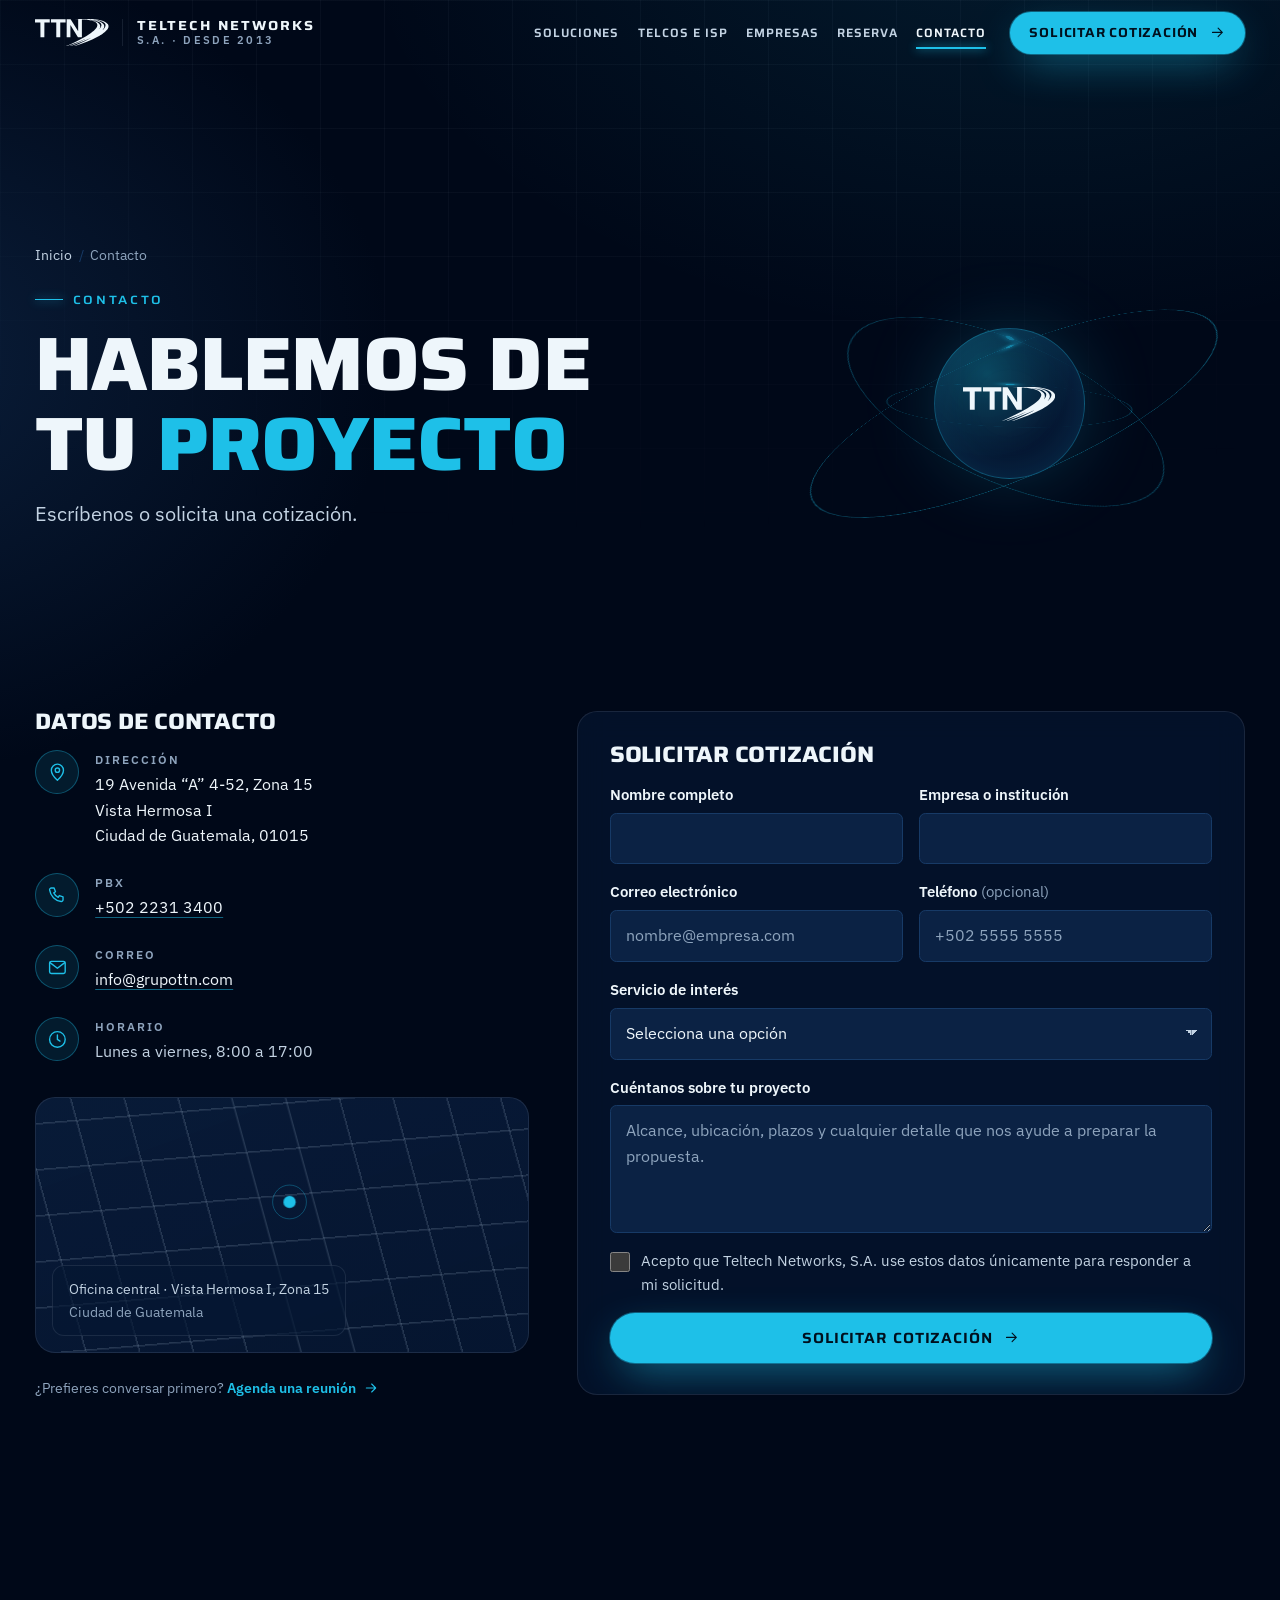
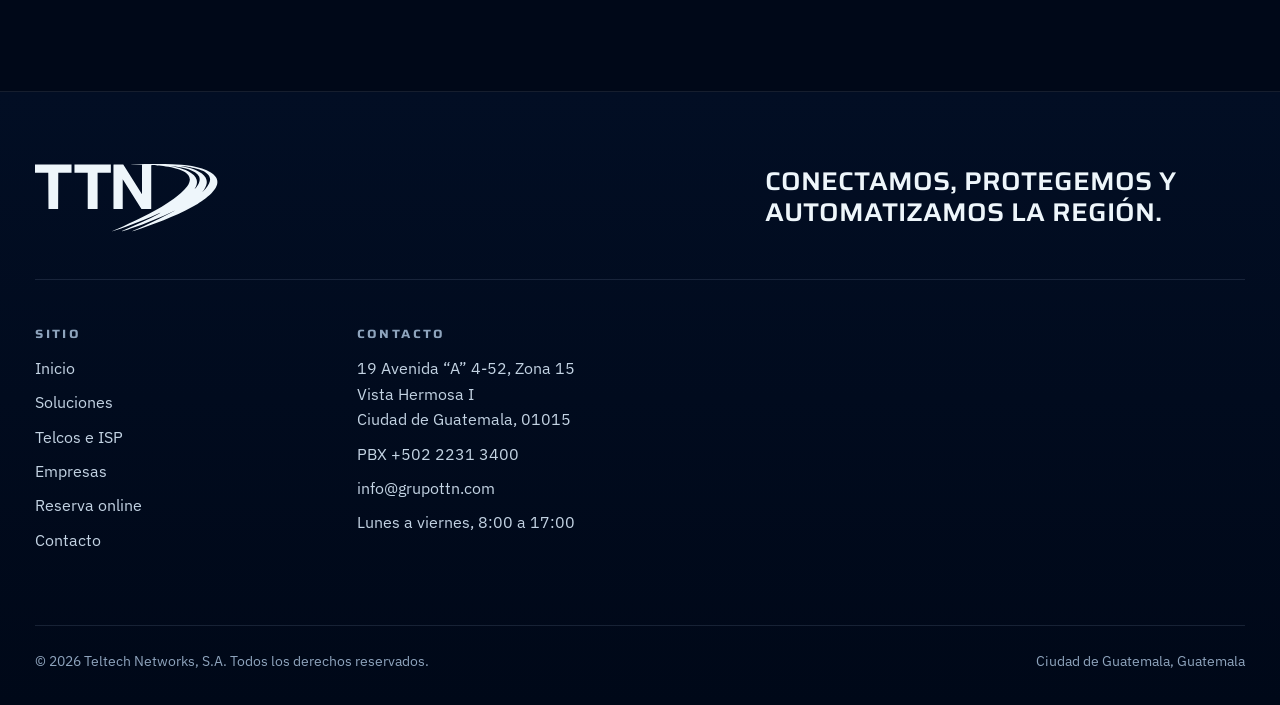
<file: contacto.html>
<!doctype html>
<html lang="es-GT">
<head>
<meta charset="utf-8">
<meta name="viewport" content="width=device-width, initial-scale=1">
<title>Contacto | Teltech Networks, S.A.</title>
<meta name="description" content="Contacta a Teltech Networks, S.A.: 19 Avenida “A” 4-52, Zona 15, Vista Hermosa I, Ciudad de Guatemala. PBX +502 2231 3400.">
<meta name="theme-color" content="#000818">
<meta property="og:title" content="Contacto | Teltech Networks, S.A.">
<meta property="og:description" content="Contacta a Teltech Networks, S.A.: 19 Avenida “A” 4-52, Zona 15, Vista Hermosa I, Ciudad de Guatemala. PBX +502 2231 3400.">
<meta property="og:type" content="website">
<meta property="og:locale" content="es_GT">
<link rel="icon" href="img/favicon.svg" type="image/svg+xml">
<link rel="stylesheet" href="css/tokens.css">
<link rel="stylesheet" href="css/main.css">
<script>(function(d){d.classList.add("js");var m=!window.matchMedia("(prefers-reduced-motion: reduce)").matches;if(m){d.classList.add("motion");setTimeout(function(){if(!d.classList.contains("ready"))d.classList.remove("motion")},3000)}})(document.documentElement)</script>
</head>
<body>
<a class="skip-link" href="#contenido">Saltar al contenido</a>
<header class="site-header">
  <div class="container site-header__bar">
    <a class="logo" href="index.html" aria-label="Teltech Networks, S.A., inicio">
      <svg class="logo__mark" viewBox="47.958 142.754 1183.083 435.518" aria-hidden="true" focusable="false"><path d="m666.958 147.212 13.51-1.99c85.053-2.071 170.908-3.836 255.949-.969 77.184 2.602 185.356 11.785 251.849 53.151 123.463 76.807-53.048 186.513-118.637 222.979C949.87 486.966 817.21 532.888 688.006 577.761l-11.044.441 74.671-31.814c68.811-30.95 136.494-64.261 202.814-100.179l-1.777-.798c-91.991 44.575-187.404 82.721-284.194 115.819-13.726 4.694-36.156 14.149-49.251 16.748-2.73.542-5.526.156-8.267.223 1.601-2.143 5.519-3.429 8.014-4.476 44.147-18.533 88.126-37.034 131.367-57.633 32.828-15.639 66.507-32.365 98.639-49.361 3.152-1.667 7.432-3.845 10.333-5.667 1.017-.639 3.082-2.064.167-1.839-70.816 33.602-144.132 62.575-218.001 89.004-23.149 8.282-47.18 17.021-70.557 24.443-7.804 2.478-15.852 6.134-23.957 5.528l71.668-30.817c112.356-52.744 228.977-106.176 329.641-179.359 29.566-21.494 64.804-49.133 86.077-78.923 79.791-111.74-127.422-131.451-193.899-136.883-9.863-.806-26.905-2.929-36.039-2.056-1.116.107-2.285-.055-3.032 1.037-.601.715.579 1.26.579 1.511v281l-1.5 1.5h-62l-121.5-194v194h-58.5l-1.5-1.5V148.712c0-.331 1.325-1.518 1-2.5h62.5l121.5 193v-192zm416.01 158.999c20.032-19.446 42.422-54.453 29.487-82.996-19.525-43.083-111.795-58.95-154.138-64.862-10.04-1.402-20.278-2.685-30.353-3.132l46.422 10.063c55.033 14.089 150.024 48.989 117.753 123.607-2.631 6.084-6.769 11.193-9.17 17.319Zm71.57-3.42c84.026-97.258-31.599-128.291-109.371-141.288-17.522-2.928-35.504-5.514-53.204-6.281l48.005 10.48c67.439 17.491 162.205 59.038 104.421 143.441l-12.421 16.068c7.861-7.13 15.648-14.408 22.57-22.42"/><path d="M284.958 145.212v54h-86l-1 236h-62.5l-1.5-236h-86v-54z"/><path d="M539.958 146.212v53h-86v234.5l-1.5 1.5h-61l-1.5-1.5v-234.5h-86v-53z"/></svg>
      <span class="logo__text" aria-hidden="true"><span class="logo__name">Teltech Networks</span><span class="logo__sub">S.A. · Desde 2013</span></span>
    </a>
    <button class="nav-toggle" type="button" aria-expanded="false" aria-controls="nav-panel" aria-label="Abrir menú">
      <span class="nav-toggle__bars" aria-hidden="true"><span></span><span></span><span></span></span>
    </button>
    <nav class="nav-panel" id="nav-panel" aria-label="Principal">
      <ul class="nav-list">
        <li><a href="soluciones.html" data-n="01">Soluciones</a></li><li><a href="telcos-isp.html" data-n="02">Telcos e ISP</a></li><li><a href="empresas.html" data-n="03">Empresas</a></li><li><a href="reserva.html" data-n="04">Reserva</a></li><li><a href="contacto.html" data-n="05" aria-current="page">Contacto</a></li>
      </ul>
      <div class="nav-cta"><a class="btn btn--primary btn--sm magnetic" href="contacto.html#cotizacion">Solicitar cotización<svg class="icon" viewBox="0 0 24 24" aria-hidden="true" focusable="false"><path d="M5 12h14M13 6l6 6-6 6"/></svg></a></div>
    </nav>
  </div>
</header>
<main id="contenido">
<section class="page-hero page-hero--form">
  <div class="container page-hero__grid">
    <div>
      <nav class="breadcrumb" aria-label="Ruta de navegación"><ol><li><a href="index.html">Inicio</a></li><li aria-current="page">Contacto</li></ol></nav>
      <p class="eyebrow">Contacto</p>
      <h1 class="kin" data-kin-auto><span class="kin-line"><span>Hablemos de</span></span><span class="kin-line"><span>tu <span class="accent">proyecto</span></span></span></h1>
      <p class="lead" data-reveal>Escríbenos o solicita una cotización.</p>
      
    </div>
    <div class="orbit-art" aria-hidden="true"><div class="orbit" style="--tilt:72deg;--yaw:-22deg"><div class="orbit__spin" style="--spd:16s;--dir:normal"><div class="orbit__ring" style="--inset:4%;--a:0.45"><span class="orbit__sat"></span></div></div></div><div class="orbit" style="--tilt:64deg;--yaw:22deg"><div class="orbit__spin" style="--spd:11s;--dir:reverse"><div class="orbit__ring" style="--inset:14%;--a:0.35"><span class="orbit__sat"></span></div></div></div><div class="orbit" style="--tilt:80deg;--yaw:2deg"><div class="orbit__spin" style="--spd:8s;--dir:normal"><div class="orbit__ring" style="--inset:24%;--a:0.3"><span class="orbit__sat"></span></div></div></div><div class="orbit-art__core"><svg class="" viewBox="47.958 142.754 1183.083 435.518" aria-hidden="true" focusable="false"><path d="m666.958 147.212 13.51-1.99c85.053-2.071 170.908-3.836 255.949-.969 77.184 2.602 185.356 11.785 251.849 53.151 123.463 76.807-53.048 186.513-118.637 222.979C949.87 486.966 817.21 532.888 688.006 577.761l-11.044.441 74.671-31.814c68.811-30.95 136.494-64.261 202.814-100.179l-1.777-.798c-91.991 44.575-187.404 82.721-284.194 115.819-13.726 4.694-36.156 14.149-49.251 16.748-2.73.542-5.526.156-8.267.223 1.601-2.143 5.519-3.429 8.014-4.476 44.147-18.533 88.126-37.034 131.367-57.633 32.828-15.639 66.507-32.365 98.639-49.361 3.152-1.667 7.432-3.845 10.333-5.667 1.017-.639 3.082-2.064.167-1.839-70.816 33.602-144.132 62.575-218.001 89.004-23.149 8.282-47.18 17.021-70.557 24.443-7.804 2.478-15.852 6.134-23.957 5.528l71.668-30.817c112.356-52.744 228.977-106.176 329.641-179.359 29.566-21.494 64.804-49.133 86.077-78.923 79.791-111.74-127.422-131.451-193.899-136.883-9.863-.806-26.905-2.929-36.039-2.056-1.116.107-2.285-.055-3.032 1.037-.601.715.579 1.26.579 1.511v281l-1.5 1.5h-62l-121.5-194v194h-58.5l-1.5-1.5V148.712c0-.331 1.325-1.518 1-2.5h62.5l121.5 193v-192zm416.01 158.999c20.032-19.446 42.422-54.453 29.487-82.996-19.525-43.083-111.795-58.95-154.138-64.862-10.04-1.402-20.278-2.685-30.353-3.132l46.422 10.063c55.033 14.089 150.024 48.989 117.753 123.607-2.631 6.084-6.769 11.193-9.17 17.319Zm71.57-3.42c84.026-97.258-31.599-128.291-109.371-141.288-17.522-2.928-35.504-5.514-53.204-6.281l48.005 10.48c67.439 17.491 162.205 59.038 104.421 143.441l-12.421 16.068c7.861-7.13 15.648-14.408 22.57-22.42"/><path d="M284.958 145.212v54h-86l-1 236h-62.5l-1.5-236h-86v-54z"/><path d="M539.958 146.212v53h-86v234.5l-1.5 1.5h-61l-1.5-1.5v-234.5h-86v-53z"/></svg></div></div>
  </div>
</section>

<section class="section" style="padding-top:0" aria-label="Datos de contacto y formulario">
  <div class="container contact-grid">
    <div data-reveal>
      <h2 style="font-size:var(--fs-h3)">Datos de contacto</h2>
      <ul class="contact-list">
        <li><span class="ci"><svg class="icon" viewBox="0 0 24 24" aria-hidden="true" focusable="false"><path d="M12 21s-7-6.2-7-11.5A7 7 0 0112 2.5a7 7 0 017 7C19 14.8 12 21 12 21z"/><circle cx="12" cy="9.5" r="2.5"/></svg></span><div><strong>Dirección</strong><address>19 Avenida “A” 4-52, Zona 15<br>Vista Hermosa I<br>Ciudad de Guatemala, 01015</address></div></li>
        <li><span class="ci"><svg class="icon" viewBox="0 0 24 24" aria-hidden="true" focusable="false"><path d="M5 3.5h3.2l1.6 4.3-2 1.3a11 11 0 005.1 5.1l1.3-2 4.3 1.6V17a2 2 0 01-2.2 2A15.5 15.5 0 013 5.7a2 2 0 012-2.2z"/></svg></span><div><strong>PBX</strong><a href="tel:+50222313400">+502 2231 3400</a></div></li>
        <li><span class="ci"><svg class="icon" viewBox="0 0 24 24" aria-hidden="true" focusable="false"><rect x="3" y="5" width="18" height="14" rx="2"/><path d="M3.5 6.5l8.5 6.5 8.5-6.5"/></svg></span><div><strong>Correo</strong><a href="mailto:info@grupottn.com">info@grupottn.com</a></div></li>
        <li><span class="ci"><svg class="icon" viewBox="0 0 24 24" aria-hidden="true" focusable="false"><circle cx="12" cy="12" r="9"/><path d="M12 7v5l3 2"/></svg></span><div><strong>Horario</strong>Lunes a viernes, 8:00 a 17:00</div></li>
      </ul>
      <!-- TODO: replace this placeholder with the approved map embed (e.g. an <iframe loading="lazy" title="Mapa de ubicación">) once the client confirms the provider. -->
      <div class="card map-ph" role="img" aria-label="Ubicación: 19 Avenida “A” 4-52, Zona 15, Vista Hermosa I, Ciudad de Guatemala">
        <svg class="topo topo--draw" viewBox="0 0 640 400" preserveAspectRatio="xMidYMid slice" aria-hidden="true" focusable="false"><g transform="translate(-40.0 -20.0) rotate(74.74)"><rect class="e" x="0" y="-0.50" width="456.1" height="1" rx="0.50"/></g><g transform="translate(30.0 -20.0) rotate(74.74)"><rect class="e" x="0" y="-0.50" width="456.1" height="1" rx="0.50"/></g><g transform="translate(100.0 -20.0) rotate(74.74)"><rect class="e" x="0" y="-0.50" width="456.1" height="1" rx="0.50"/></g><g transform="translate(170.0 -20.0) rotate(74.74)"><rect class="e" x="0" y="-0.50" width="456.1" height="1" rx="0.50"/></g><g transform="translate(240.0 -20.0) rotate(74.74)"><rect class="e" x="0" y="-0.50" width="456.1" height="1" rx="0.50"/></g><g transform="translate(310.0 -20.0) rotate(74.74)"><rect class="e" x="0" y="-0.50" width="456.1" height="1" rx="0.50"/></g><g transform="translate(380.0 -20.0) rotate(74.74)"><rect class="e" x="0" y="-0.50" width="456.1" height="1" rx="0.50"/></g><g transform="translate(450.0 -20.0) rotate(74.74)"><rect class="e" x="0" y="-0.50" width="456.1" height="1" rx="0.50"/></g><g transform="translate(520.0 -20.0) rotate(74.74)"><rect class="e" x="0" y="-0.50" width="456.1" height="1" rx="0.50"/></g><g transform="translate(590.0 -20.0) rotate(74.74)"><rect class="e" x="0" y="-0.50" width="456.1" height="1" rx="0.50"/></g><g transform="translate(660.0 -20.0) rotate(74.74)"><rect class="e" x="0" y="-0.50" width="456.1" height="1" rx="0.50"/></g><g transform="translate(-20.0 10.0) rotate(-4.76)"><rect class="e" x="0" y="-0.50" width="722.5" height="1" rx="0.50"/></g><g transform="translate(-20.0 70.0) rotate(-4.76)"><rect class="e" x="0" y="-0.50" width="722.5" height="1" rx="0.50"/></g><g transform="translate(-20.0 130.0) rotate(-4.76)"><rect class="e" x="0" y="-0.50" width="722.5" height="1" rx="0.50"/></g><g transform="translate(-20.0 190.0) rotate(-4.76)"><rect class="e" x="0" y="-0.50" width="722.5" height="1" rx="0.50"/></g><g transform="translate(-20.0 250.0) rotate(-4.76)"><rect class="e" x="0" y="-0.50" width="722.5" height="1" rx="0.50"/></g><g transform="translate(-20.0 310.0) rotate(-4.76)"><rect class="e" x="0" y="-0.50" width="722.5" height="1" rx="0.50"/></g><g transform="translate(-20.0 370.0) rotate(-4.76)"><rect class="e" x="0" y="-0.50" width="722.5" height="1" rx="0.50"/></g><circle class="halo" cx="330" cy="170" r="22"/><circle class="n n--hub" cx="330.0" cy="170.0" r="8"/></svg>
        <p class="map-ph__label">Oficina central · Vista Hermosa I, Zona 15<span>Ciudad de Guatemala</span></p>
      </div>
      <p class="form__note" style="margin-top:1.5rem">¿Prefieres conversar primero? <a class="link-arrow" href="reserva.html"><span>Agenda una reunión</span><svg class="icon" viewBox="0 0 24 24" aria-hidden="true" focusable="false"><path d="M5 12h14M13 6l6 6-6 6"/></svg></a></p>
    </div>
    <div class="card card--glass" id="cotizacion" data-reveal>
      <h2 style="font-size:var(--fs-h3)">Solicitar cotización</h2>
      <!-- TODO: contact/quote submission endpoint (data-endpoint) pending client decision. -->
      <form class="form" data-form data-success="contacto-ok" data-endpoint="TODO-contact-endpoint" novalidate>
        <div class="form__row form__row--2">
          <div class="field">
            <label for="ct-nombre">Nombre completo</label>
            <input id="ct-nombre" name="nombre" type="text" required autocomplete="name" aria-describedby="ct-nombre-error">
            
            <p class="field__error" id="ct-nombre-error" aria-live="polite"></p>
          </div>
          <div class="field">
            <label for="ct-empresa">Empresa o institución</label>
            <input id="ct-empresa" name="empresa" type="text" required autocomplete="organization" aria-describedby="ct-empresa-error">
            
            <p class="field__error" id="ct-empresa-error" aria-live="polite"></p>
          </div>
        </div>
        <div class="form__row form__row--2">
          <div class="field">
            <label for="ct-correo">Correo electrónico</label>
            <input id="ct-correo" name="correo" type="email" required autocomplete="email" placeholder="nombre@empresa.com" aria-describedby="ct-correo-error" data-msg-type-mismatch="Escribe un correo válido, por ejemplo nombre@empresa.com.">
            
            <p class="field__error" id="ct-correo-error" aria-live="polite"></p>
          </div>
          <div class="field">
            <label for="ct-tel">Teléfono <span class="opt">(opcional)</span></label>
            <input id="ct-tel" name="telefono" type="tel" autocomplete="tel" placeholder="+502 5555 5555" aria-describedby="ct-tel-error" inputmode="tel" pattern="[+]?[0-9][0-9 .\-]{6,19}" data-msg-pattern-mismatch="Escribe un número válido, por ejemplo +502 5555 5555.">
            
            <p class="field__error" id="ct-tel-error" aria-live="polite"></p>
          </div>
        </div>
        <div class="field">
            <label for="ct-servicio">Servicio de interés</label>
            <select id="ct-servicio" name="servicio" required aria-describedby="ct-servicio-error" data-msg-value-missing="Elige un servicio o «Otro»."><option value="">Selecciona una opción</option><option value="telecomunicaciones">Telecomunicaciones</option><option value="comunicaciones-unificadas">Comunicaciones Unificadas</option><option value="infraestructura-ti">Infraestructura TI</option><option value="seguridad">Seguridad</option><option value="redes">Redes</option><option value="ciberseguridad">Ciberseguridad</option><option value="audio-video">Audio y Video</option><option value="servicios-administrados">Servicios Administrados</option><option value="automatizacion-procesos">Automatización de Procesos</option><option value="asesoria-consultoria">Asesoría y Consultoría</option><option value="ciberseguridad-monitoreo">Ciberseguridad y Monitoreo</option><option value="negocios-web">Desarrollo de Negocios Web</option><option value="agentes-ia">Agentes de Inteligencia Artificial</option><option value="otro">Otro / aún no lo sé</option></select>
            
            <p class="field__error" id="ct-servicio-error" aria-live="polite"></p>
          </div>
        <div class="field">
            <label for="ct-mensaje">Cuéntanos sobre tu proyecto</label>
            <textarea id="ct-mensaje" name="mensaje" required placeholder="Alcance, ubicación, plazos y cualquier detalle que nos ayude a preparar la propuesta." aria-describedby="ct-mensaje-error" minlength="20" data-msg-too-short="Agrega un poco más de detalle (al menos 20 caracteres)."></textarea>
            
            <p class="field__error" id="ct-mensaje-error" aria-live="polite"></p>
          </div>
        <div class="field">
            <label class="check" for="ct-consent"><input id="ct-consent" name="consentimiento" type="checkbox" required aria-describedby="ct-consent-error" data-msg-value-missing="Necesitamos tu autorización para responder."><span>Acepto que Teltech Networks, S.A. use estos datos únicamente para responder a mi solicitud.</span></label>
            <p class="field__error" id="ct-consent-error" aria-live="polite"></p>
          </div>
        <div class="hp" aria-hidden="true"><label for="ct-web">No completar</label><input id="ct-web" name="web" type="text" tabindex="-1" autocomplete="off"></div>
        <p class="form__status" role="alert"></p>
        <button class="btn btn--primary magnetic" type="submit">Solicitar cotización<svg class="icon" viewBox="0 0 24 24" aria-hidden="true" focusable="false"><path d="M5 12h14M13 6l6 6-6 6"/></svg></button>
      </form>
      <div class="form-success" id="contacto-ok" hidden>
        <svg class="icon form-success__icon" viewBox="0 0 24 24" aria-hidden="true" focusable="false"><circle cx="12" cy="12" r="9"/><path d="M8 12.3l2.7 2.7L16.2 9.5"/></svg>
        <h3>Solicitud enviada</h3>
        <p>Gracias por escribirnos. Revisaremos tu solicitud y te contactaremos con los siguientes pasos.</p>
        <button class="btn btn--ghost btn--sm" type="button" data-form-reset>Enviar otra solicitud</button>
      </div>
    </div>
  </div>
</section>
</main>
<footer class="site-footer">
  <div class="container">
    <div class="footer-big">
      <a class="logo" href="index.html" aria-label="Teltech Networks, S.A., inicio"><svg class="logo__mark" viewBox="47.958 142.754 1183.083 435.518" aria-hidden="true" focusable="false"><path d="m666.958 147.212 13.51-1.99c85.053-2.071 170.908-3.836 255.949-.969 77.184 2.602 185.356 11.785 251.849 53.151 123.463 76.807-53.048 186.513-118.637 222.979C949.87 486.966 817.21 532.888 688.006 577.761l-11.044.441 74.671-31.814c68.811-30.95 136.494-64.261 202.814-100.179l-1.777-.798c-91.991 44.575-187.404 82.721-284.194 115.819-13.726 4.694-36.156 14.149-49.251 16.748-2.73.542-5.526.156-8.267.223 1.601-2.143 5.519-3.429 8.014-4.476 44.147-18.533 88.126-37.034 131.367-57.633 32.828-15.639 66.507-32.365 98.639-49.361 3.152-1.667 7.432-3.845 10.333-5.667 1.017-.639 3.082-2.064.167-1.839-70.816 33.602-144.132 62.575-218.001 89.004-23.149 8.282-47.18 17.021-70.557 24.443-7.804 2.478-15.852 6.134-23.957 5.528l71.668-30.817c112.356-52.744 228.977-106.176 329.641-179.359 29.566-21.494 64.804-49.133 86.077-78.923 79.791-111.74-127.422-131.451-193.899-136.883-9.863-.806-26.905-2.929-36.039-2.056-1.116.107-2.285-.055-3.032 1.037-.601.715.579 1.26.579 1.511v281l-1.5 1.5h-62l-121.5-194v194h-58.5l-1.5-1.5V148.712c0-.331 1.325-1.518 1-2.5h62.5l121.5 193v-192zm416.01 158.999c20.032-19.446 42.422-54.453 29.487-82.996-19.525-43.083-111.795-58.95-154.138-64.862-10.04-1.402-20.278-2.685-30.353-3.132l46.422 10.063c55.033 14.089 150.024 48.989 117.753 123.607-2.631 6.084-6.769 11.193-9.17 17.319Zm71.57-3.42c84.026-97.258-31.599-128.291-109.371-141.288-17.522-2.928-35.504-5.514-53.204-6.281l48.005 10.48c67.439 17.491 162.205 59.038 104.421 143.441l-12.421 16.068c7.861-7.13 15.648-14.408 22.57-22.42"/><path d="M284.958 145.212v54h-86l-1 236h-62.5l-1.5-236h-86v-54z"/><path d="M539.958 146.212v53h-86v234.5l-1.5 1.5h-61l-1.5-1.5v-234.5h-86v-53z"/></svg></a>
      <p>Conectamos, protegemos y automatizamos la región.</p>
    </div>
    <div class="footer-grid footer-grid--simple">
      <nav aria-labelledby="f-sitio">
        <h2 id="f-sitio">Sitio</h2>
        <ul class="footer-links">
          <li><a href="index.html">Inicio</a></li>
          <li><a href="soluciones.html">Soluciones</a></li>
          <li><a href="telcos-isp.html">Telcos e ISP</a></li>
          <li><a href="empresas.html">Empresas</a></li>
          <li><a href="reserva.html">Reserva online</a></li>
          <li><a href="contacto.html">Contacto</a></li>
        </ul>
      </nav>
      <div>
        <h2>Contacto</h2>
        <address class="footer-contact">
          <span>19 Avenida “A” 4-52, Zona 15<br>Vista Hermosa I<br>Ciudad de Guatemala, 01015</span>
          <a href="tel:+50222313400">PBX +502 2231 3400</a>
          <a href="mailto:info@grupottn.com">info@grupottn.com</a>
          <span>Lunes a viernes, 8:00 a 17:00</span>
        </address>
      </div>
    </div>
    <div class="footer-legal">
      <p>© <span data-year>2026</span> Teltech Networks, S.A. Todos los derechos reservados.</p>
      <p>Ciudad de Guatemala, Guatemala</p>
    </div>
  </div>
</footer>
<script src="js/main.js" defer></script>
</body>
</html>
</file>
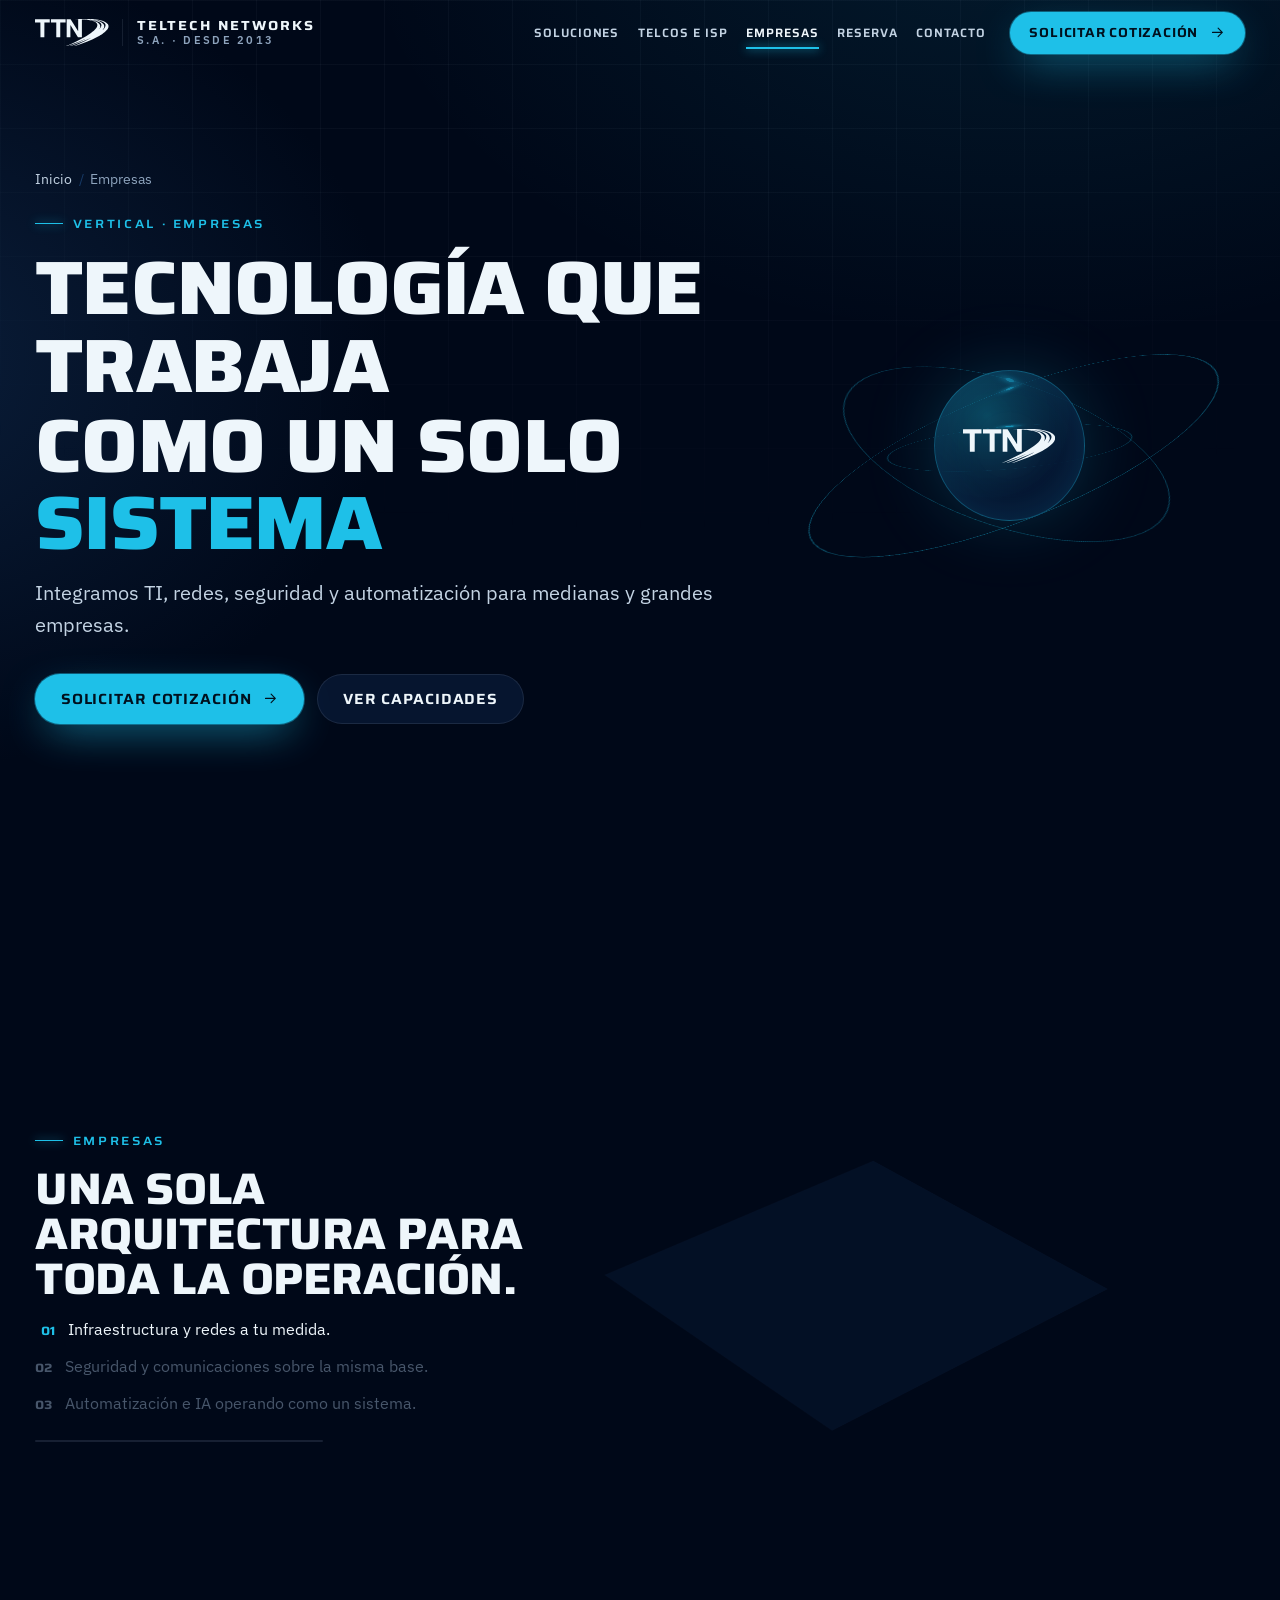
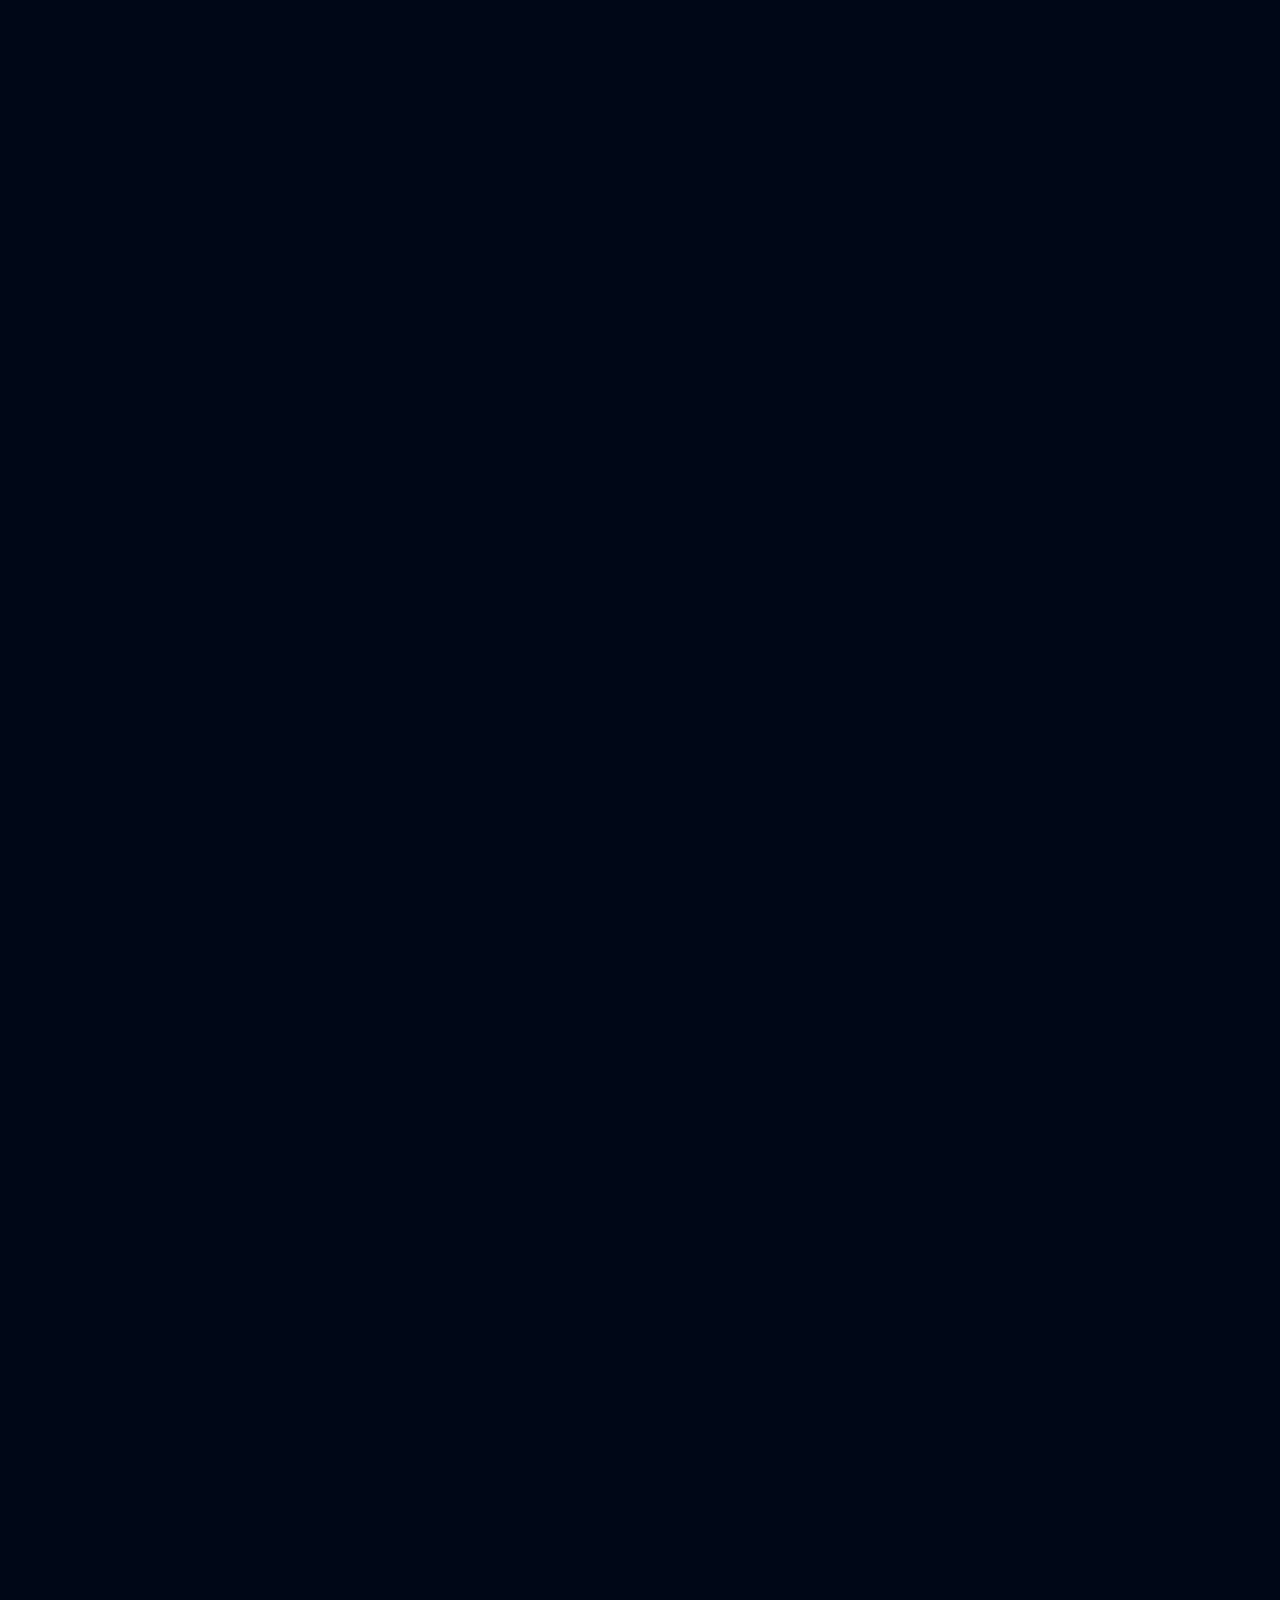
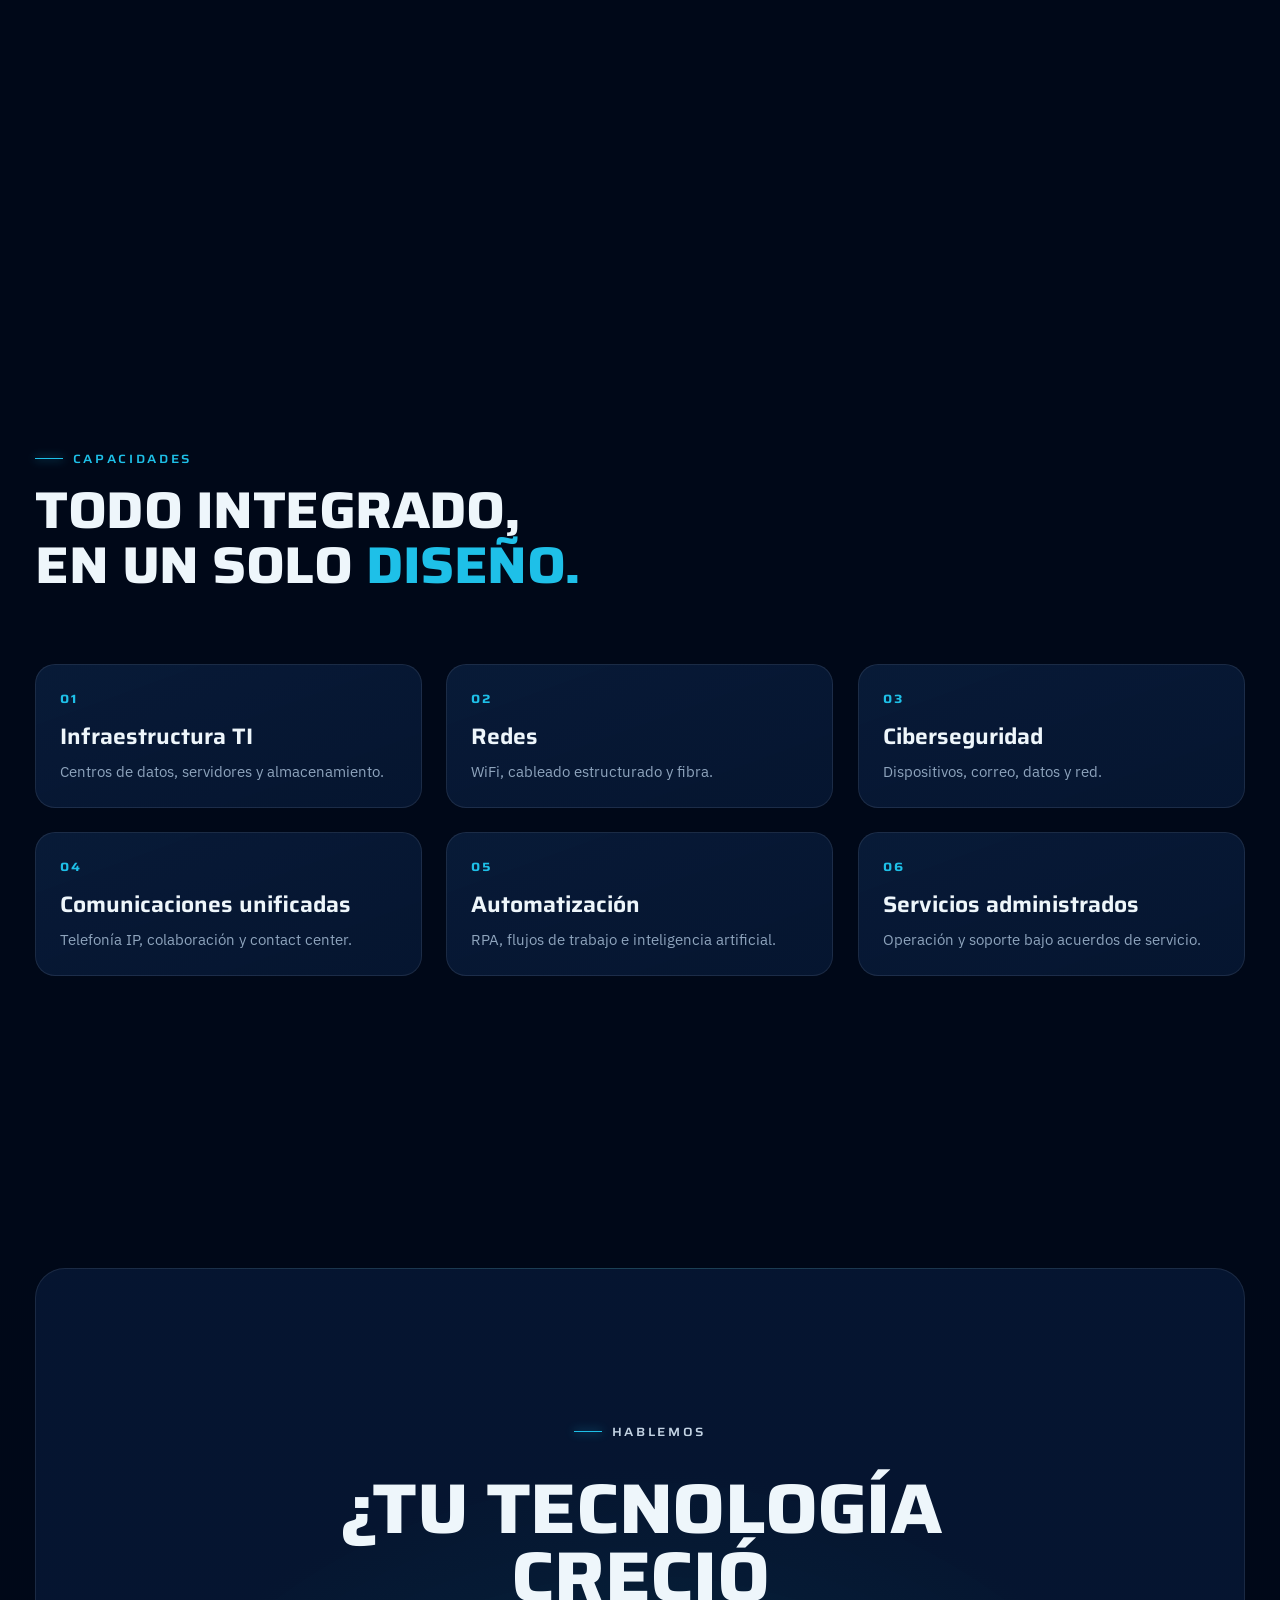
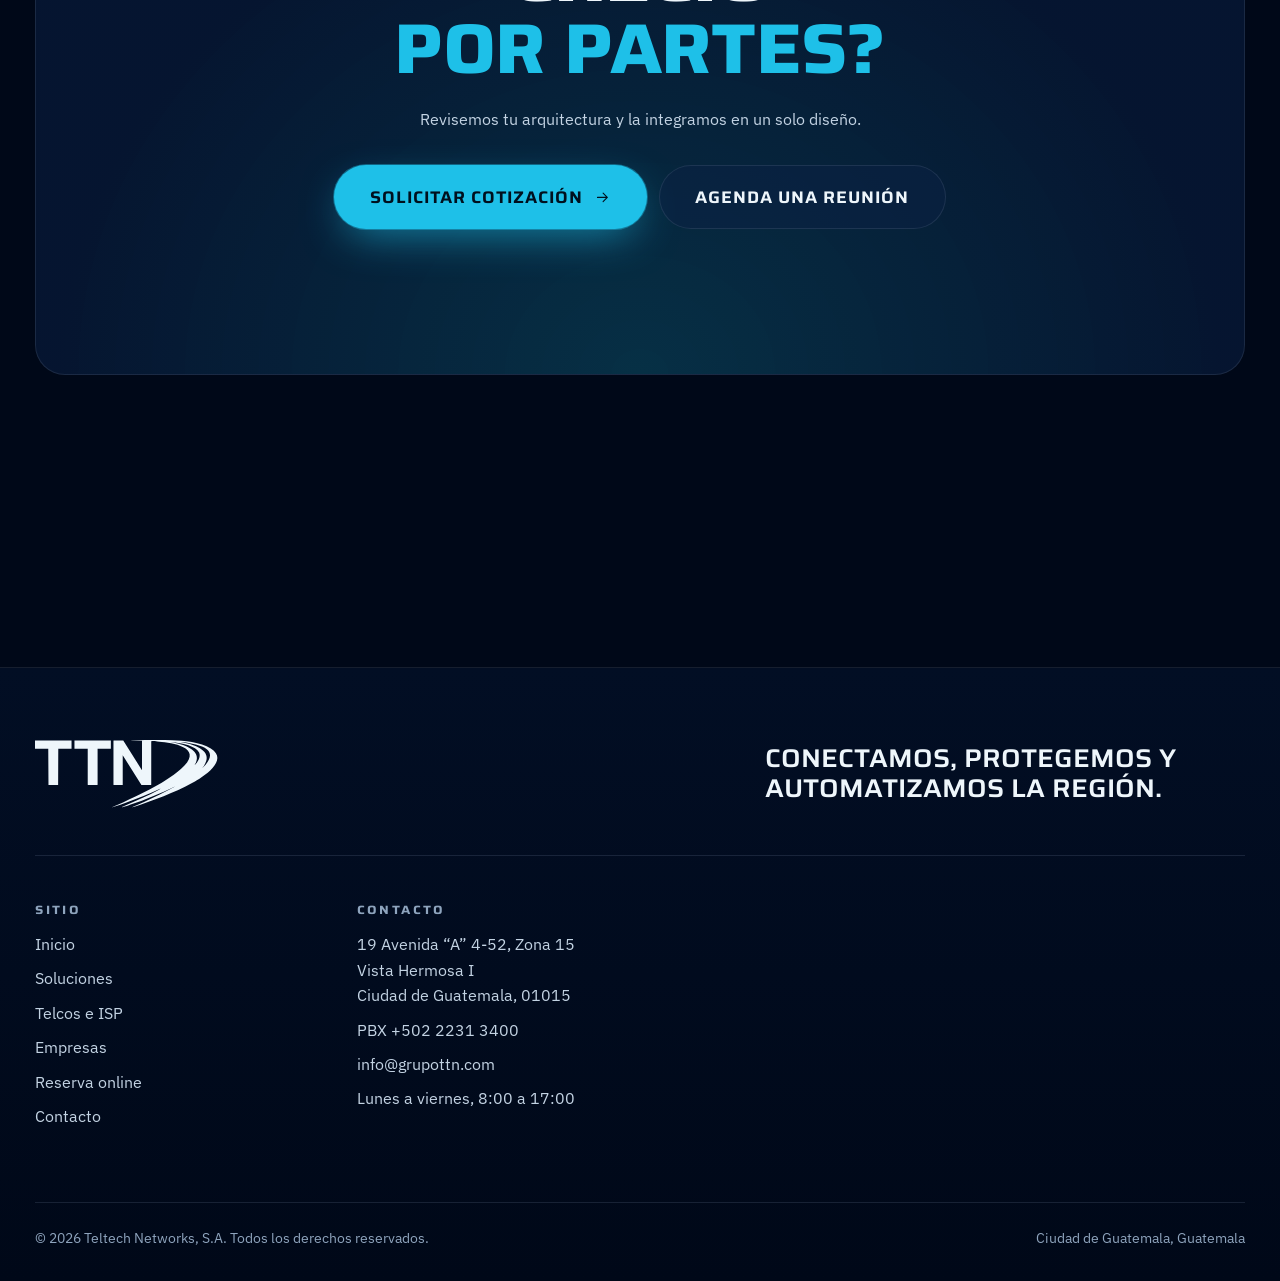
<file: empresas.html>
<!doctype html>
<html lang="es-GT">
<head>
<meta charset="utf-8">
<meta name="viewport" content="width=device-width, initial-scale=1">
<title>Empresas | Teltech Networks, S.A.</title>
<meta name="description" content="Arquitecturas tecnológicas integrales para medianas y grandes empresas.">
<meta name="theme-color" content="#000818">
<meta property="og:title" content="Empresas | Teltech Networks, S.A.">
<meta property="og:description" content="Arquitecturas tecnológicas integrales para medianas y grandes empresas.">
<meta property="og:type" content="website">
<meta property="og:locale" content="es_GT">
<link rel="icon" href="img/favicon.svg" type="image/svg+xml">
<link rel="stylesheet" href="css/tokens.css">
<link rel="stylesheet" href="css/main.css">
<script>(function(d){d.classList.add("js");var m=!window.matchMedia("(prefers-reduced-motion: reduce)").matches;if(m){d.classList.add("motion");setTimeout(function(){if(!d.classList.contains("ready"))d.classList.remove("motion")},3000)}})(document.documentElement)</script>
</head>
<body>
<a class="skip-link" href="#contenido">Saltar al contenido</a>
<header class="site-header">
  <div class="container site-header__bar">
    <a class="logo" href="index.html" aria-label="Teltech Networks, S.A., inicio">
      <svg class="logo__mark" viewBox="47.958 142.754 1183.083 435.518" aria-hidden="true" focusable="false"><path d="m666.958 147.212 13.51-1.99c85.053-2.071 170.908-3.836 255.949-.969 77.184 2.602 185.356 11.785 251.849 53.151 123.463 76.807-53.048 186.513-118.637 222.979C949.87 486.966 817.21 532.888 688.006 577.761l-11.044.441 74.671-31.814c68.811-30.95 136.494-64.261 202.814-100.179l-1.777-.798c-91.991 44.575-187.404 82.721-284.194 115.819-13.726 4.694-36.156 14.149-49.251 16.748-2.73.542-5.526.156-8.267.223 1.601-2.143 5.519-3.429 8.014-4.476 44.147-18.533 88.126-37.034 131.367-57.633 32.828-15.639 66.507-32.365 98.639-49.361 3.152-1.667 7.432-3.845 10.333-5.667 1.017-.639 3.082-2.064.167-1.839-70.816 33.602-144.132 62.575-218.001 89.004-23.149 8.282-47.18 17.021-70.557 24.443-7.804 2.478-15.852 6.134-23.957 5.528l71.668-30.817c112.356-52.744 228.977-106.176 329.641-179.359 29.566-21.494 64.804-49.133 86.077-78.923 79.791-111.74-127.422-131.451-193.899-136.883-9.863-.806-26.905-2.929-36.039-2.056-1.116.107-2.285-.055-3.032 1.037-.601.715.579 1.26.579 1.511v281l-1.5 1.5h-62l-121.5-194v194h-58.5l-1.5-1.5V148.712c0-.331 1.325-1.518 1-2.5h62.5l121.5 193v-192zm416.01 158.999c20.032-19.446 42.422-54.453 29.487-82.996-19.525-43.083-111.795-58.95-154.138-64.862-10.04-1.402-20.278-2.685-30.353-3.132l46.422 10.063c55.033 14.089 150.024 48.989 117.753 123.607-2.631 6.084-6.769 11.193-9.17 17.319Zm71.57-3.42c84.026-97.258-31.599-128.291-109.371-141.288-17.522-2.928-35.504-5.514-53.204-6.281l48.005 10.48c67.439 17.491 162.205 59.038 104.421 143.441l-12.421 16.068c7.861-7.13 15.648-14.408 22.57-22.42"/><path d="M284.958 145.212v54h-86l-1 236h-62.5l-1.5-236h-86v-54z"/><path d="M539.958 146.212v53h-86v234.5l-1.5 1.5h-61l-1.5-1.5v-234.5h-86v-53z"/></svg>
      <span class="logo__text" aria-hidden="true"><span class="logo__name">Teltech Networks</span><span class="logo__sub">S.A. · Desde 2013</span></span>
    </a>
    <button class="nav-toggle" type="button" aria-expanded="false" aria-controls="nav-panel" aria-label="Abrir menú">
      <span class="nav-toggle__bars" aria-hidden="true"><span></span><span></span><span></span></span>
    </button>
    <nav class="nav-panel" id="nav-panel" aria-label="Principal">
      <ul class="nav-list">
        <li><a href="soluciones.html" data-n="01">Soluciones</a></li><li><a href="telcos-isp.html" data-n="02">Telcos e ISP</a></li><li><a href="empresas.html" data-n="03" aria-current="page">Empresas</a></li><li><a href="reserva.html" data-n="04">Reserva</a></li><li><a href="contacto.html" data-n="05">Contacto</a></li>
      </ul>
      <div class="nav-cta"><a class="btn btn--primary btn--sm magnetic" href="contacto.html#cotizacion">Solicitar cotización<svg class="icon" viewBox="0 0 24 24" aria-hidden="true" focusable="false"><path d="M5 12h14M13 6l6 6-6 6"/></svg></a></div>
    </nav>
  </div>
</header>
<main id="contenido">
<section class="page-hero">
  <div class="container page-hero__grid">
    <div>
      <nav class="breadcrumb" aria-label="Ruta de navegación"><ol><li><a href="index.html">Inicio</a></li><li aria-current="page">Empresas</li></ol></nav>
      <p class="eyebrow">Vertical · Empresas</p>
      <h1 class="kin" data-kin-auto><span class="kin-line"><span>Tecnología que trabaja</span></span><span class="kin-line"><span>como un solo <span class="accent">sistema</span></span></span></h1>
      <p class="lead" data-reveal>Integramos TI, redes, seguridad y automatización para medianas y grandes empresas.</p>
      <div class="btn-row" data-reveal><a class="btn btn--primary magnetic" href="contacto.html#cotizacion">Solicitar cotización<svg class="icon" viewBox="0 0 24 24" aria-hidden="true" focusable="false"><path d="M5 12h14M13 6l6 6-6 6"/></svg></a><a class="btn btn--ghost" href="#capacidades">Ver capacidades</a></div>
    </div>
    <div class="orbit-art" aria-hidden="true"><div class="orbit" style="--tilt:72deg;--yaw:-21deg"><div class="orbit__spin" style="--spd:16s;--dir:normal"><div class="orbit__ring" style="--inset:4%;--a:0.45"><span class="orbit__sat"></span></div></div></div><div class="orbit" style="--tilt:64deg;--yaw:17deg"><div class="orbit__spin" style="--spd:11s;--dir:reverse"><div class="orbit__ring" style="--inset:14%;--a:0.35"><span class="orbit__sat"></span></div></div></div><div class="orbit" style="--tilt:80deg;--yaw:-5deg"><div class="orbit__spin" style="--spd:8s;--dir:normal"><div class="orbit__ring" style="--inset:24%;--a:0.3"><span class="orbit__sat"></span></div></div></div><div class="orbit-art__core"><svg class="" viewBox="47.958 142.754 1183.083 435.518" aria-hidden="true" focusable="false"><path d="m666.958 147.212 13.51-1.99c85.053-2.071 170.908-3.836 255.949-.969 77.184 2.602 185.356 11.785 251.849 53.151 123.463 76.807-53.048 186.513-118.637 222.979C949.87 486.966 817.21 532.888 688.006 577.761l-11.044.441 74.671-31.814c68.811-30.95 136.494-64.261 202.814-100.179l-1.777-.798c-91.991 44.575-187.404 82.721-284.194 115.819-13.726 4.694-36.156 14.149-49.251 16.748-2.73.542-5.526.156-8.267.223 1.601-2.143 5.519-3.429 8.014-4.476 44.147-18.533 88.126-37.034 131.367-57.633 32.828-15.639 66.507-32.365 98.639-49.361 3.152-1.667 7.432-3.845 10.333-5.667 1.017-.639 3.082-2.064.167-1.839-70.816 33.602-144.132 62.575-218.001 89.004-23.149 8.282-47.18 17.021-70.557 24.443-7.804 2.478-15.852 6.134-23.957 5.528l71.668-30.817c112.356-52.744 228.977-106.176 329.641-179.359 29.566-21.494 64.804-49.133 86.077-78.923 79.791-111.74-127.422-131.451-193.899-136.883-9.863-.806-26.905-2.929-36.039-2.056-1.116.107-2.285-.055-3.032 1.037-.601.715.579 1.26.579 1.511v281l-1.5 1.5h-62l-121.5-194v194h-58.5l-1.5-1.5V148.712c0-.331 1.325-1.518 1-2.5h62.5l121.5 193v-192zm416.01 158.999c20.032-19.446 42.422-54.453 29.487-82.996-19.525-43.083-111.795-58.95-154.138-64.862-10.04-1.402-20.278-2.685-30.353-3.132l46.422 10.063c55.033 14.089 150.024 48.989 117.753 123.607-2.631 6.084-6.769 11.193-9.17 17.319Zm71.57-3.42c84.026-97.258-31.599-128.291-109.371-141.288-17.522-2.928-35.504-5.514-53.204-6.281l48.005 10.48c67.439 17.491 162.205 59.038 104.421 143.441l-12.421 16.068c7.861-7.13 15.648-14.408 22.57-22.42"/><path d="M284.958 145.212v54h-86l-1 236h-62.5l-1.5-236h-86v-54z"/><path d="M539.958 146.212v53h-86v234.5l-1.5 1.5h-61l-1.5-1.5v-234.5h-86v-53z"/></svg></div></div>
  </div>
</section>
<section class="story" data-story data-gap="58" aria-labelledby="story-empresas">
  <div class="story__stage">
    <div class="container story__inner">
      <div class="story__text">
        <p class="eyebrow">Empresas</p>
        <h2 id="story-empresas">Una sola arquitectura para toda la operación.</h2>
        <ol class="story__caps"><li data-cap="0.0">Infraestructura y redes a tu medida.</li><li data-cap="0.3">Seguridad y comunicaciones sobre la misma base.</li><li data-cap="0.62">Automatización e IA operando como un sistema.</li></ol>
        <div class="story__progress" aria-hidden="true"><span></span></div>
      </div>
      <div class="iso-stage iso-stage--stack" aria-hidden="true"><div class="iso-world"><div class="iso-plane iso-plane--faint"></div><span class="beam st-beam" style="left:34px;top:-198px;height:232px"></span><span class="beam st-beam" style="left:306px;top:-198px;height:232px"></span><span class="beam st-beam" style="left:34px;top:74px;height:232px"></span><span class="beam st-beam" style="left:306px;top:74px;height:232px"></span><span class="beam st-beam" style="left:170px;top:-62px;height:232px"></span><div class="layer st-l" data-i="0" data-t="0.0"><span class="layer__icon"><svg class="icon" viewBox="0 0 24 24" aria-hidden="true" focusable="false"><rect x="4" y="3" width="16" height="7" rx="1.5"/><rect x="4" y="14" width="16" height="7" rx="1.5"/><path d="M8 6.5h.01M8 17.5h.01M12 6.5h4M12 17.5h4M12 10v4"/></svg></span><span class="layer__label">Infraestructura TI</span></div><div class="layer st-l" data-i="1" data-t="0.07"><span class="layer__icon"><svg class="icon" viewBox="0 0 24 24" aria-hidden="true" focusable="false"><circle cx="5" cy="6" r="2.2"/><circle cx="19" cy="6" r="2.2"/><circle cx="12" cy="18" r="2.2"/><path d="M7.2 6h9.6M6.2 7.9l4.6 8.2M17.8 7.9l-4.6 8.2"/></svg></span><span class="layer__label">Redes</span></div><div class="layer st-l" data-i="2" data-t="0.14"><span class="layer__icon"><svg class="icon" viewBox="0 0 24 24" aria-hidden="true" focusable="false"><path d="M12 3l7 3v5c0 4.5-3 8.3-7 10-4-1.7-7-5.5-7-10V6l7-3z"/><circle cx="12" cy="10.5" r="1.8"/><path d="M12 12.3v3.4"/></svg></span><span class="layer__label">Ciberseguridad</span></div><div class="layer st-l" data-i="3" data-t="0.21"><span class="layer__icon"><svg class="icon" viewBox="0 0 24 24" aria-hidden="true" focusable="false"><path d="M4 4h10a2 2 0 012 2v5a2 2 0 01-2 2H9l-4 3v-3H4a2 2 0 01-2-2V6a2 2 0 012-2z"/><path d="M19 8h1a2 2 0 012 2v5a2 2 0 01-2 2h-1v3l-3.5-3H12"/></svg></span><span class="layer__label">Comunicaciones</span></div><div class="layer st-l" data-i="4" data-t="0.28"><span class="layer__icon"><svg class="icon" viewBox="0 0 24 24" aria-hidden="true" focusable="false"><rect x="3" y="4" width="7" height="5" rx="1.2"/><rect x="14" y="15" width="7" height="5" rx="1.2"/><path d="M10 6.5h5a2.5 2.5 0 012.5 2.5v6"/><path d="M15.3 12.8l2.2 2.2 2.2-2.2"/><path d="M6.5 9v5.5a2.5 2.5 0 002.5 2.5h2"/></svg></span><span class="layer__label">Automatización e IA</span></div><span class="iso-tag st-tag" data-t="0.8" style="left:170px;top:34px;--tz:262px">Servicios administrados</span></div></div>
    </div>
  </div>
</section>
<section class="section" id="capacidades" aria-labelledby="cap-empresas">
  <div class="container">
    <div class="section__head">
      <p class="eyebrow">Capacidades</p>
      <h2 class="kin" id="cap-empresas"><span class="kin-line"><span>Todo integrado,</span></span><span class="kin-line"><span>en un solo <span class="accent">diseño.</span></span></span></h2>
    </div>
    <div class="grid grid--3" data-stagger>
      <article class="card tilt feature">
        <span class="feature__num">01</span>
        <h3>Infraestructura TI</h3>
        <p>Centros de datos, servidores y almacenamiento.</p>
      </article><article class="card tilt feature">
        <span class="feature__num">02</span>
        <h3>Redes</h3>
        <p>WiFi, cableado estructurado y fibra.</p>
      </article><article class="card tilt feature">
        <span class="feature__num">03</span>
        <h3>Ciberseguridad</h3>
        <p>Dispositivos, correo, datos y red.</p>
      </article><article class="card tilt feature">
        <span class="feature__num">04</span>
        <h3>Comunicaciones unificadas</h3>
        <p>Telefonía IP, colaboración y contact center.</p>
      </article><article class="card tilt feature">
        <span class="feature__num">05</span>
        <h3>Automatización</h3>
        <p>RPA, flujos de trabajo e inteligencia artificial.</p>
      </article><article class="card tilt feature">
        <span class="feature__num">06</span>
        <h3>Servicios administrados</h3>
        <p>Operación y soporte bajo acuerdos de servicio.</p>
      </article>
    </div>
  </div>
</section>
<section class="section" aria-labelledby="cta-title">
  <div class="container">
    <div class="megacta" data-reveal>
      <div class="megacta__orbits" aria-hidden="true"><div class="orbit" style="--tilt:74deg;--yaw:-20deg"><div class="orbit__spin" style="--spd:40s;--dir:normal"><div class="orbit__ring" style="--inset:2%;--a:0.3"><span class="orbit__sat"></span></div></div></div><div class="orbit" style="--tilt:68deg;--yaw:25deg"><div class="orbit__spin" style="--spd:30s;--dir:reverse"><div class="orbit__ring" style="--inset:12%;--a:0.25"><span class="orbit__sat"></span></div></div></div><div class="orbit" style="--tilt:80deg;--yaw:0deg"><div class="orbit__spin" style="--spd:22s;--dir:normal"><div class="orbit__ring" style="--inset:22%;--a:0.2"><span class="orbit__sat"></span></div></div></div><div class="orbit" style="--tilt:60deg;--yaw:10deg"><div class="orbit__spin" style="--spd:18s;--dir:reverse"><div class="orbit__ring" style="--inset:32%;--a:0.18"><span class="orbit__sat"></span></div></div></div></div>
      <p class="eyebrow">Hablemos</p>
      <h2 class="kin" id="cta-title"><span class="kin-line"><span>¿Tu tecnología creció</span></span><span class="kin-line"><span><span class="accent">por partes?</span></span></span></h2>
      <p>Revisemos tu arquitectura y la integramos en un solo diseño.</p>
      <div class="btn-row">
        <a class="btn btn--primary btn--xl magnetic" href="contacto.html#cotizacion">Solicitar cotización<svg class="icon" viewBox="0 0 24 24" aria-hidden="true" focusable="false"><path d="M5 12h14M13 6l6 6-6 6"/></svg></a>
        <a class="btn btn--ghost btn--xl" href="reserva.html">Agenda una reunión</a>
      </div>
    </div>
  </div>
</section>
</main>
<footer class="site-footer">
  <div class="container">
    <div class="footer-big">
      <a class="logo" href="index.html" aria-label="Teltech Networks, S.A., inicio"><svg class="logo__mark" viewBox="47.958 142.754 1183.083 435.518" aria-hidden="true" focusable="false"><path d="m666.958 147.212 13.51-1.99c85.053-2.071 170.908-3.836 255.949-.969 77.184 2.602 185.356 11.785 251.849 53.151 123.463 76.807-53.048 186.513-118.637 222.979C949.87 486.966 817.21 532.888 688.006 577.761l-11.044.441 74.671-31.814c68.811-30.95 136.494-64.261 202.814-100.179l-1.777-.798c-91.991 44.575-187.404 82.721-284.194 115.819-13.726 4.694-36.156 14.149-49.251 16.748-2.73.542-5.526.156-8.267.223 1.601-2.143 5.519-3.429 8.014-4.476 44.147-18.533 88.126-37.034 131.367-57.633 32.828-15.639 66.507-32.365 98.639-49.361 3.152-1.667 7.432-3.845 10.333-5.667 1.017-.639 3.082-2.064.167-1.839-70.816 33.602-144.132 62.575-218.001 89.004-23.149 8.282-47.18 17.021-70.557 24.443-7.804 2.478-15.852 6.134-23.957 5.528l71.668-30.817c112.356-52.744 228.977-106.176 329.641-179.359 29.566-21.494 64.804-49.133 86.077-78.923 79.791-111.74-127.422-131.451-193.899-136.883-9.863-.806-26.905-2.929-36.039-2.056-1.116.107-2.285-.055-3.032 1.037-.601.715.579 1.26.579 1.511v281l-1.5 1.5h-62l-121.5-194v194h-58.5l-1.5-1.5V148.712c0-.331 1.325-1.518 1-2.5h62.5l121.5 193v-192zm416.01 158.999c20.032-19.446 42.422-54.453 29.487-82.996-19.525-43.083-111.795-58.95-154.138-64.862-10.04-1.402-20.278-2.685-30.353-3.132l46.422 10.063c55.033 14.089 150.024 48.989 117.753 123.607-2.631 6.084-6.769 11.193-9.17 17.319Zm71.57-3.42c84.026-97.258-31.599-128.291-109.371-141.288-17.522-2.928-35.504-5.514-53.204-6.281l48.005 10.48c67.439 17.491 162.205 59.038 104.421 143.441l-12.421 16.068c7.861-7.13 15.648-14.408 22.57-22.42"/><path d="M284.958 145.212v54h-86l-1 236h-62.5l-1.5-236h-86v-54z"/><path d="M539.958 146.212v53h-86v234.5l-1.5 1.5h-61l-1.5-1.5v-234.5h-86v-53z"/></svg></a>
      <p>Conectamos, protegemos y automatizamos la región.</p>
    </div>
    <div class="footer-grid footer-grid--simple">
      <nav aria-labelledby="f-sitio">
        <h2 id="f-sitio">Sitio</h2>
        <ul class="footer-links">
          <li><a href="index.html">Inicio</a></li>
          <li><a href="soluciones.html">Soluciones</a></li>
          <li><a href="telcos-isp.html">Telcos e ISP</a></li>
          <li><a href="empresas.html">Empresas</a></li>
          <li><a href="reserva.html">Reserva online</a></li>
          <li><a href="contacto.html">Contacto</a></li>
        </ul>
      </nav>
      <div>
        <h2>Contacto</h2>
        <address class="footer-contact">
          <span>19 Avenida “A” 4-52, Zona 15<br>Vista Hermosa I<br>Ciudad de Guatemala, 01015</span>
          <a href="tel:+50222313400">PBX +502 2231 3400</a>
          <a href="mailto:info@grupottn.com">info@grupottn.com</a>
          <span>Lunes a viernes, 8:00 a 17:00</span>
        </address>
      </div>
    </div>
    <div class="footer-legal">
      <p>© <span data-year>2026</span> Teltech Networks, S.A. Todos los derechos reservados.</p>
      <p>Ciudad de Guatemala, Guatemala</p>
    </div>
  </div>
</footer>
<script src="js/story.js" defer></script>
<script src="js/main.js" defer></script>
</body>
</html>
</file>
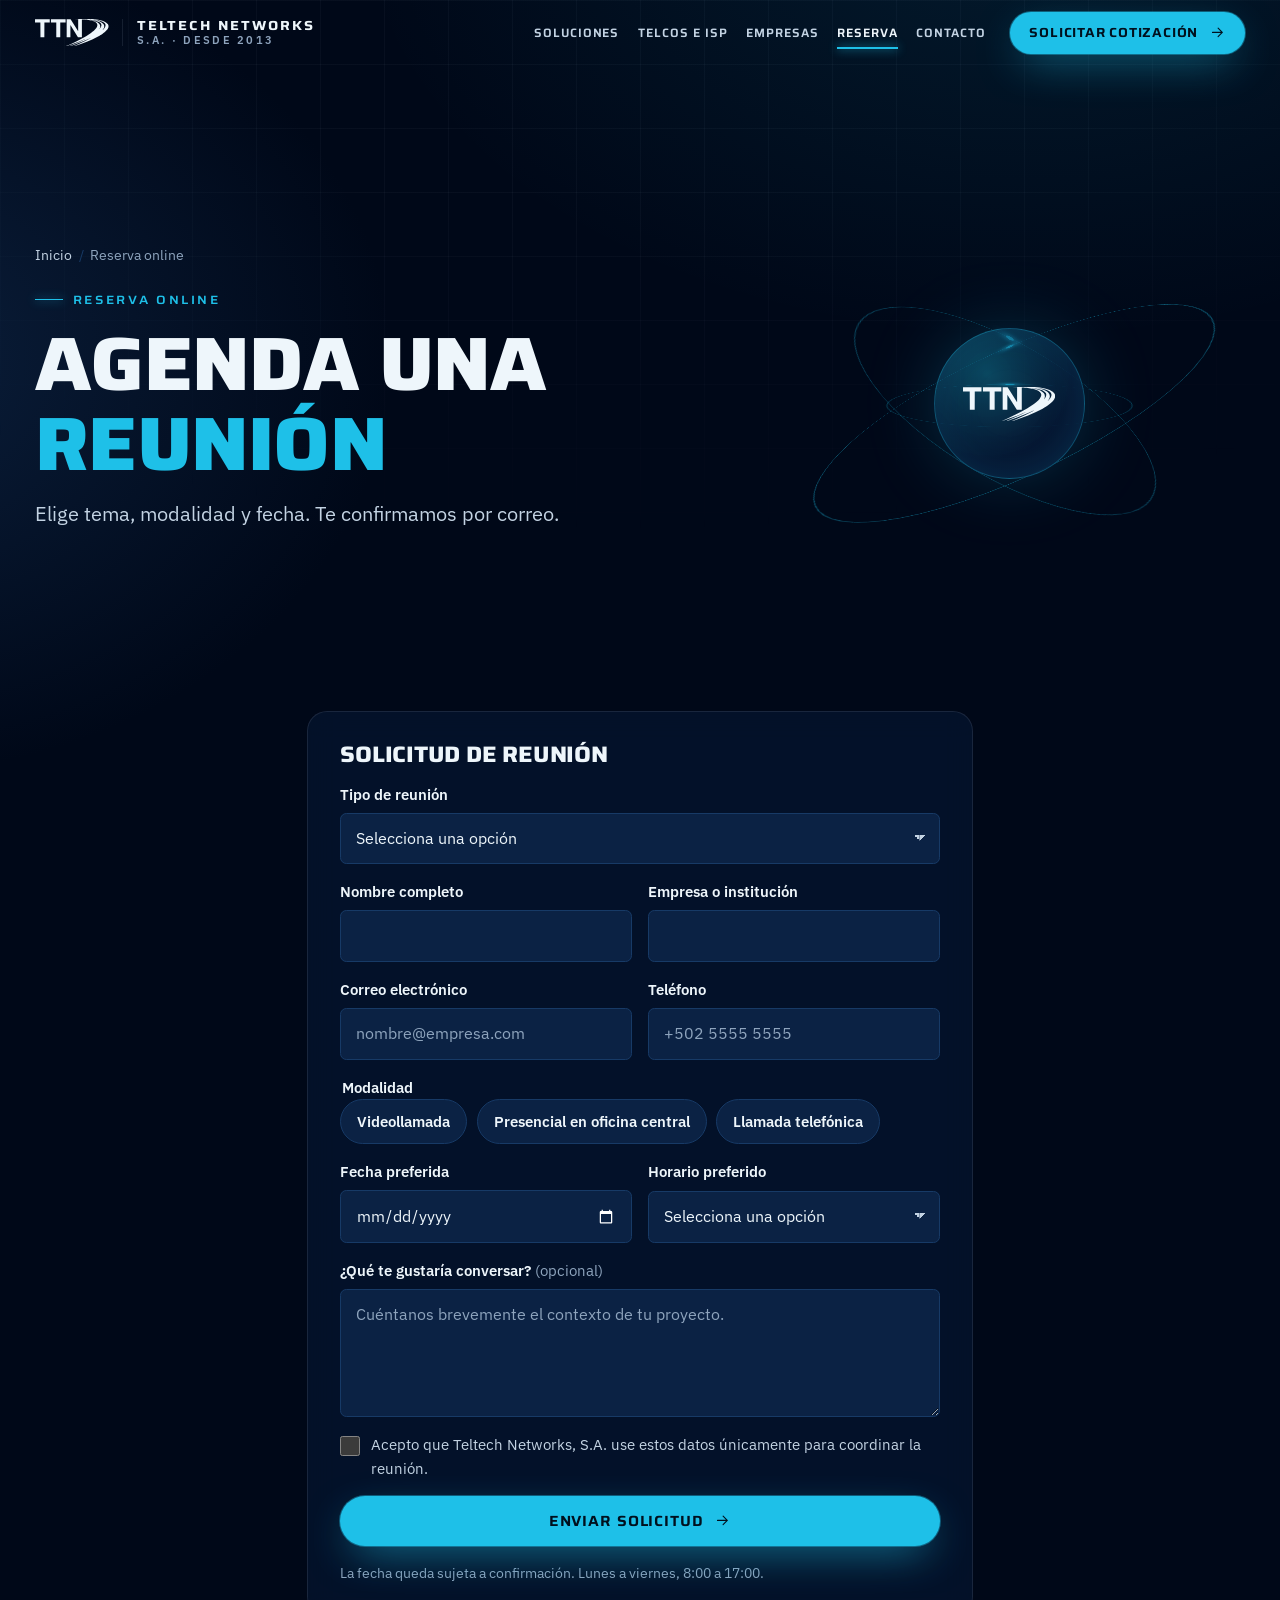
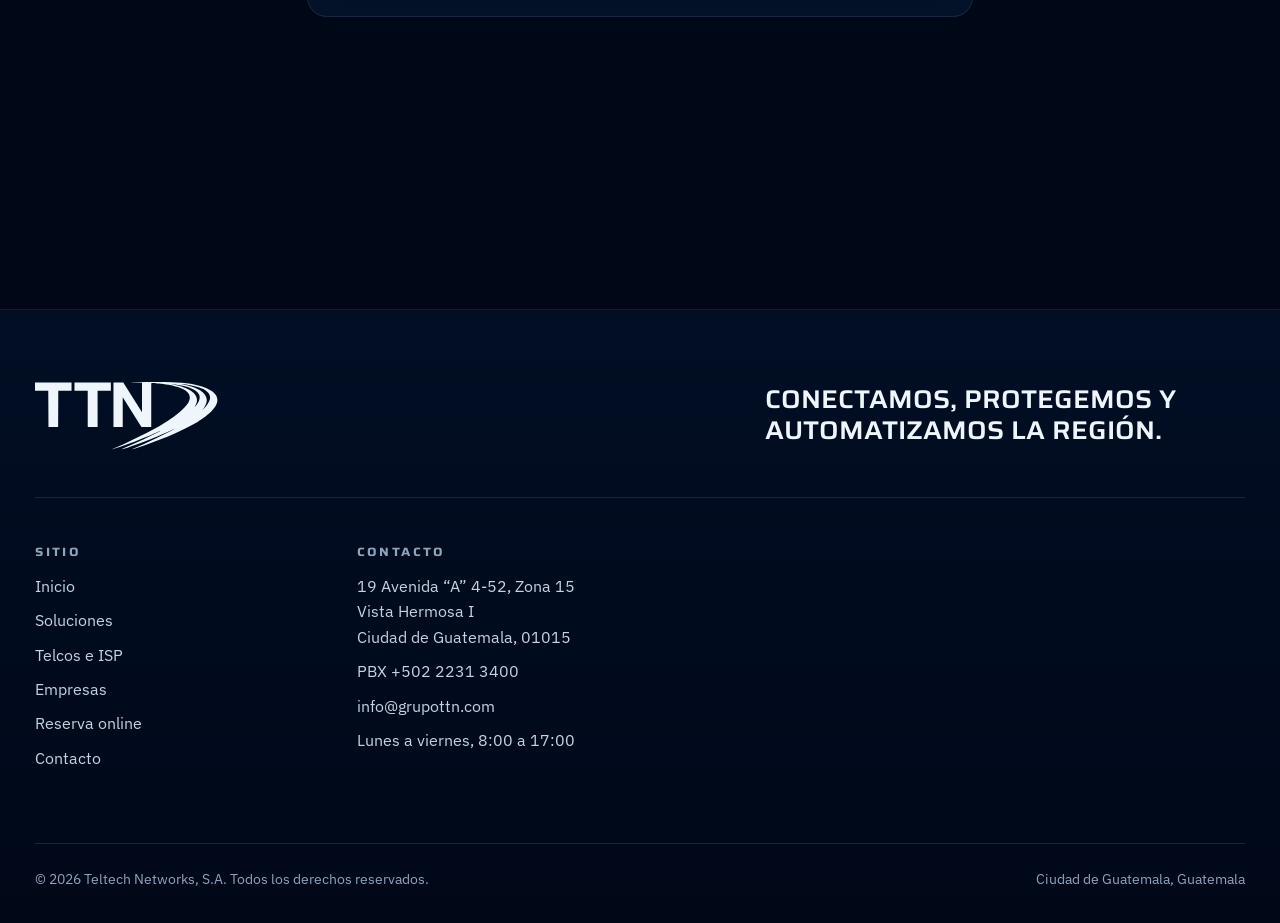
<file: reserva.html>
<!doctype html>
<html lang="es-GT">
<head>
<meta charset="utf-8">
<meta name="viewport" content="width=device-width, initial-scale=1">
<title>Reserva online | Teltech Networks, S.A.</title>
<meta name="description" content="Agenda una reunión de 30 minutos con Teltech Networks, S.A.: asesorías, reuniones de descubrimiento o alianzas, por videollamada, llamada o en la oficina central.">
<meta name="theme-color" content="#000818">
<meta property="og:title" content="Reserva online | Teltech Networks, S.A.">
<meta property="og:description" content="Agenda una reunión de 30 minutos con Teltech Networks, S.A.: asesorías, reuniones de descubrimiento o alianzas, por videollamada, llamada o en la oficina central.">
<meta property="og:type" content="website">
<meta property="og:locale" content="es_GT">
<link rel="icon" href="img/favicon.svg" type="image/svg+xml">
<link rel="stylesheet" href="css/tokens.css">
<link rel="stylesheet" href="css/main.css">
<script>(function(d){d.classList.add("js");var m=!window.matchMedia("(prefers-reduced-motion: reduce)").matches;if(m){d.classList.add("motion");setTimeout(function(){if(!d.classList.contains("ready"))d.classList.remove("motion")},3000)}})(document.documentElement)</script>
</head>
<body>
<a class="skip-link" href="#contenido">Saltar al contenido</a>
<header class="site-header">
  <div class="container site-header__bar">
    <a class="logo" href="index.html" aria-label="Teltech Networks, S.A., inicio">
      <svg class="logo__mark" viewBox="47.958 142.754 1183.083 435.518" aria-hidden="true" focusable="false"><path d="m666.958 147.212 13.51-1.99c85.053-2.071 170.908-3.836 255.949-.969 77.184 2.602 185.356 11.785 251.849 53.151 123.463 76.807-53.048 186.513-118.637 222.979C949.87 486.966 817.21 532.888 688.006 577.761l-11.044.441 74.671-31.814c68.811-30.95 136.494-64.261 202.814-100.179l-1.777-.798c-91.991 44.575-187.404 82.721-284.194 115.819-13.726 4.694-36.156 14.149-49.251 16.748-2.73.542-5.526.156-8.267.223 1.601-2.143 5.519-3.429 8.014-4.476 44.147-18.533 88.126-37.034 131.367-57.633 32.828-15.639 66.507-32.365 98.639-49.361 3.152-1.667 7.432-3.845 10.333-5.667 1.017-.639 3.082-2.064.167-1.839-70.816 33.602-144.132 62.575-218.001 89.004-23.149 8.282-47.18 17.021-70.557 24.443-7.804 2.478-15.852 6.134-23.957 5.528l71.668-30.817c112.356-52.744 228.977-106.176 329.641-179.359 29.566-21.494 64.804-49.133 86.077-78.923 79.791-111.74-127.422-131.451-193.899-136.883-9.863-.806-26.905-2.929-36.039-2.056-1.116.107-2.285-.055-3.032 1.037-.601.715.579 1.26.579 1.511v281l-1.5 1.5h-62l-121.5-194v194h-58.5l-1.5-1.5V148.712c0-.331 1.325-1.518 1-2.5h62.5l121.5 193v-192zm416.01 158.999c20.032-19.446 42.422-54.453 29.487-82.996-19.525-43.083-111.795-58.95-154.138-64.862-10.04-1.402-20.278-2.685-30.353-3.132l46.422 10.063c55.033 14.089 150.024 48.989 117.753 123.607-2.631 6.084-6.769 11.193-9.17 17.319Zm71.57-3.42c84.026-97.258-31.599-128.291-109.371-141.288-17.522-2.928-35.504-5.514-53.204-6.281l48.005 10.48c67.439 17.491 162.205 59.038 104.421 143.441l-12.421 16.068c7.861-7.13 15.648-14.408 22.57-22.42"/><path d="M284.958 145.212v54h-86l-1 236h-62.5l-1.5-236h-86v-54z"/><path d="M539.958 146.212v53h-86v234.5l-1.5 1.5h-61l-1.5-1.5v-234.5h-86v-53z"/></svg>
      <span class="logo__text" aria-hidden="true"><span class="logo__name">Teltech Networks</span><span class="logo__sub">S.A. · Desde 2013</span></span>
    </a>
    <button class="nav-toggle" type="button" aria-expanded="false" aria-controls="nav-panel" aria-label="Abrir menú">
      <span class="nav-toggle__bars" aria-hidden="true"><span></span><span></span><span></span></span>
    </button>
    <nav class="nav-panel" id="nav-panel" aria-label="Principal">
      <ul class="nav-list">
        <li><a href="soluciones.html" data-n="01">Soluciones</a></li><li><a href="telcos-isp.html" data-n="02">Telcos e ISP</a></li><li><a href="empresas.html" data-n="03">Empresas</a></li><li><a href="reserva.html" data-n="04" aria-current="page">Reserva</a></li><li><a href="contacto.html" data-n="05">Contacto</a></li>
      </ul>
      <div class="nav-cta"><a class="btn btn--primary btn--sm magnetic" href="contacto.html#cotizacion">Solicitar cotización<svg class="icon" viewBox="0 0 24 24" aria-hidden="true" focusable="false"><path d="M5 12h14M13 6l6 6-6 6"/></svg></a></div>
    </nav>
  </div>
</header>
<main id="contenido">
<section class="page-hero page-hero--form">
  <div class="container page-hero__grid">
    <div>
      <nav class="breadcrumb" aria-label="Ruta de navegación"><ol><li><a href="index.html">Inicio</a></li><li aria-current="page">Reserva online</li></ol></nav>
      <p class="eyebrow">Reserva online</p>
      <h1 class="kin" data-kin-auto><span class="kin-line"><span>Agenda una</span></span><span class="kin-line"><span><span class="accent">reunión</span></span></span></h1>
      <p class="lead" data-reveal>Elige tema, modalidad y fecha. Te confirmamos por correo.</p>
      
    </div>
    <div class="orbit-art" aria-hidden="true"><div class="orbit" style="--tilt:72deg;--yaw:-24deg"><div class="orbit__spin" style="--spd:16s;--dir:normal"><div class="orbit__ring" style="--inset:4%;--a:0.45"><span class="orbit__sat"></span></div></div></div><div class="orbit" style="--tilt:64deg;--yaw:28deg"><div class="orbit__spin" style="--spd:11s;--dir:reverse"><div class="orbit__ring" style="--inset:14%;--a:0.35"><span class="orbit__sat"></span></div></div></div><div class="orbit" style="--tilt:80deg;--yaw:0deg"><div class="orbit__spin" style="--spd:8s;--dir:normal"><div class="orbit__ring" style="--inset:24%;--a:0.3"><span class="orbit__sat"></span></div></div></div><div class="orbit-art__core"><svg class="" viewBox="47.958 142.754 1183.083 435.518" aria-hidden="true" focusable="false"><path d="m666.958 147.212 13.51-1.99c85.053-2.071 170.908-3.836 255.949-.969 77.184 2.602 185.356 11.785 251.849 53.151 123.463 76.807-53.048 186.513-118.637 222.979C949.87 486.966 817.21 532.888 688.006 577.761l-11.044.441 74.671-31.814c68.811-30.95 136.494-64.261 202.814-100.179l-1.777-.798c-91.991 44.575-187.404 82.721-284.194 115.819-13.726 4.694-36.156 14.149-49.251 16.748-2.73.542-5.526.156-8.267.223 1.601-2.143 5.519-3.429 8.014-4.476 44.147-18.533 88.126-37.034 131.367-57.633 32.828-15.639 66.507-32.365 98.639-49.361 3.152-1.667 7.432-3.845 10.333-5.667 1.017-.639 3.082-2.064.167-1.839-70.816 33.602-144.132 62.575-218.001 89.004-23.149 8.282-47.18 17.021-70.557 24.443-7.804 2.478-15.852 6.134-23.957 5.528l71.668-30.817c112.356-52.744 228.977-106.176 329.641-179.359 29.566-21.494 64.804-49.133 86.077-78.923 79.791-111.74-127.422-131.451-193.899-136.883-9.863-.806-26.905-2.929-36.039-2.056-1.116.107-2.285-.055-3.032 1.037-.601.715.579 1.26.579 1.511v281l-1.5 1.5h-62l-121.5-194v194h-58.5l-1.5-1.5V148.712c0-.331 1.325-1.518 1-2.5h62.5l121.5 193v-192zm416.01 158.999c20.032-19.446 42.422-54.453 29.487-82.996-19.525-43.083-111.795-58.95-154.138-64.862-10.04-1.402-20.278-2.685-30.353-3.132l46.422 10.063c55.033 14.089 150.024 48.989 117.753 123.607-2.631 6.084-6.769 11.193-9.17 17.319Zm71.57-3.42c84.026-97.258-31.599-128.291-109.371-141.288-17.522-2.928-35.504-5.514-53.204-6.281l48.005 10.48c67.439 17.491 162.205 59.038 104.421 143.441l-12.421 16.068c7.861-7.13 15.648-14.408 22.57-22.42"/><path d="M284.958 145.212v54h-86l-1 236h-62.5l-1.5-236h-86v-54z"/><path d="M539.958 146.212v53h-86v234.5l-1.5 1.5h-61l-1.5-1.5v-234.5h-86v-53z"/></svg></div></div>
  </div>
</section>

<section class="section" style="padding-top:0" aria-labelledby="reserva-t">
  <div class="container form-wrap">
    <div class="card card--glass" data-reveal>
      <h2 id="reserva-t" style="font-size:var(--fs-h3)">Solicitud de reunión</h2>
      <!-- TODO: booking submission endpoint (data-endpoint) pending client decision. No calendar integration by design. -->
      <form class="form" data-form data-success="reserva-ok" data-endpoint="TODO-booking-endpoint" novalidate>
        <div class="field">
            <label for="rs-tipo">Tipo de reunión</label>
            <select id="rs-tipo" name="tipo" required aria-describedby="rs-tipo-error" data-msg-value-missing="Elige el tipo de reunión."><option value="">Selecciona una opción</option><optgroup label="Asesorías"><option value="asesoria-tecnologica">Asesoría tecnológica · 30 min</option><option value="asesoria-ciberseguridad">Asesoría de ciberseguridad · 30 min</option><option value="asesoria-ia">Asesoría de inteligencia artificial · 30 min</option><option value="asesoria-herramientas">Asesoría de herramientas digitales · 30 min</option><option value="evaluacion-riesgos">Evaluación de riesgos de ciberseguridad · 30 min</option></optgroup><optgroup label="Reuniones de descubrimiento"><option value="descubrimiento-coro">Coro · 30 min</option><option value="descubrimiento-guardz">Guardz · 30 min</option><option value="descubrimiento-searchlight">Searchlight Cyber · 30 min</option><option value="descubrimiento-ia">Inteligencia artificial · 30 min</option><option value="descubrimiento-kommo">Kommo CRM · 30 min</option></optgroup><optgroup label="Alianzas"><option value="partner-red">Convertirte en partner de red · 30 min</option></optgroup></select>
            
            <p class="field__error" id="rs-tipo-error" aria-live="polite"></p>
          </div>
        <div class="form__row form__row--2">
          <div class="field">
            <label for="rs-nombre">Nombre completo</label>
            <input id="rs-nombre" name="nombre" type="text" required autocomplete="name" aria-describedby="rs-nombre-error">
            
            <p class="field__error" id="rs-nombre-error" aria-live="polite"></p>
          </div>
          <div class="field">
            <label for="rs-empresa">Empresa o institución</label>
            <input id="rs-empresa" name="empresa" type="text" required autocomplete="organization" aria-describedby="rs-empresa-error">
            
            <p class="field__error" id="rs-empresa-error" aria-live="polite"></p>
          </div>
        </div>
        <div class="form__row form__row--2">
          <div class="field">
            <label for="rs-correo">Correo electrónico</label>
            <input id="rs-correo" name="correo" type="email" required autocomplete="email" placeholder="nombre@empresa.com" aria-describedby="rs-correo-error" data-msg-type-mismatch="Escribe un correo válido, por ejemplo nombre@empresa.com.">
            
            <p class="field__error" id="rs-correo-error" aria-live="polite"></p>
          </div>
          <div class="field">
            <label for="rs-tel">Teléfono</label>
            <input id="rs-tel" name="telefono" type="tel" required autocomplete="tel" placeholder="+502 5555 5555" aria-describedby="rs-tel-error" inputmode="tel" pattern="[+]?[0-9][0-9 .\-]{6,19}" data-msg-pattern-mismatch="Escribe un número válido, por ejemplo +502 5555 5555.">
            
            <p class="field__error" id="rs-tel-error" aria-live="polite"></p>
          </div>
        </div>
        <fieldset class="field">
          <legend>Modalidad</legend>
          <div class="radio-row"><label class="radio-pill" for="mod-video"><input id="mod-video" type="radio" name="modalidad" value="videollamada" required data-error-id="rs-mod" aria-describedby="rs-mod-error" data-msg-value-missing="Elige cómo prefieres reunirte."><span>Videollamada</span></label><label class="radio-pill" for="mod-oficina"><input id="mod-oficina" type="radio" name="modalidad" value="presencial" required data-error-id="rs-mod" aria-describedby="rs-mod-error" data-msg-value-missing="Elige cómo prefieres reunirte."><span>Presencial en oficina central</span></label><label class="radio-pill" for="mod-tel"><input id="mod-tel" type="radio" name="modalidad" value="llamada" required data-error-id="rs-mod" aria-describedby="rs-mod-error" data-msg-value-missing="Elige cómo prefieres reunirte."><span>Llamada telefónica</span></label></div>
          <p class="field__error" id="rs-mod-error" aria-live="polite"></p>
        </fieldset>
        <div class="form__row form__row--2">
          <div class="field">
            <label for="rs-fecha">Fecha preferida</label>
            <input id="rs-fecha" name="fecha" type="date" required aria-describedby="rs-fecha-error" data-min-today data-msg-range-underflow="Elige una fecha a partir de hoy.">
            
            <p class="field__error" id="rs-fecha-error" aria-live="polite"></p>
          </div>
          <div class="field">
            <label for="rs-franja">Horario preferido</label>
            <select id="rs-franja" name="franja" required aria-describedby="rs-franja-error" data-msg-value-missing="Elige un horario."><option value="">Selecciona una opción</option><option value="manana">Mañana (8:00 a 12:00)</option><option value="tarde">Tarde (12:00 a 17:00)</option></select>
            
            <p class="field__error" id="rs-franja-error" aria-live="polite"></p>
          </div>
        </div>
        <div class="field">
            <label for="rs-comentarios">¿Qué te gustaría conversar? <span class="opt">(opcional)</span></label>
            <textarea id="rs-comentarios" name="comentarios" placeholder="Cuéntanos brevemente el contexto de tu proyecto." aria-describedby="rs-comentarios-error"></textarea>
            
            <p class="field__error" id="rs-comentarios-error" aria-live="polite"></p>
          </div>
        <div class="field">
            <label class="check" for="rs-consent"><input id="rs-consent" name="consentimiento" type="checkbox" required aria-describedby="rs-consent-error" data-msg-value-missing="Necesitamos tu autorización para responder."><span>Acepto que Teltech Networks, S.A. use estos datos únicamente para coordinar la reunión.</span></label>
            <p class="field__error" id="rs-consent-error" aria-live="polite"></p>
          </div>
        <div class="hp" aria-hidden="true"><label for="rs-web">No completar</label><input id="rs-web" name="web" type="text" tabindex="-1" autocomplete="off"></div>
        <p class="form__status" role="alert"></p>
        <button class="btn btn--primary magnetic" type="submit">Enviar solicitud<svg class="icon" viewBox="0 0 24 24" aria-hidden="true" focusable="false"><path d="M5 12h14M13 6l6 6-6 6"/></svg></button>
        <p class="form__note">La fecha queda sujeta a confirmación. Lunes a viernes, 8:00 a 17:00.</p>
      </form>
      <div class="form-success" id="reserva-ok" hidden>
        <svg class="icon form-success__icon" viewBox="0 0 24 24" aria-hidden="true" focusable="false"><rect x="3.5" y="5" width="17" height="15.5" rx="2"/><path d="M3.5 10h17M8 3v4M16 3v4"/></svg>
        <h3>Solicitud recibida</h3>
        <p>Gracias. Revisaremos la disponibilidad y te contactaremos para confirmar la fecha y la hora de la reunión.</p>
        <button class="btn btn--ghost btn--sm" type="button" data-form-reset>Enviar otra solicitud</button>
      </div>
    </div>
  </div>
</section>
</main>
<footer class="site-footer">
  <div class="container">
    <div class="footer-big">
      <a class="logo" href="index.html" aria-label="Teltech Networks, S.A., inicio"><svg class="logo__mark" viewBox="47.958 142.754 1183.083 435.518" aria-hidden="true" focusable="false"><path d="m666.958 147.212 13.51-1.99c85.053-2.071 170.908-3.836 255.949-.969 77.184 2.602 185.356 11.785 251.849 53.151 123.463 76.807-53.048 186.513-118.637 222.979C949.87 486.966 817.21 532.888 688.006 577.761l-11.044.441 74.671-31.814c68.811-30.95 136.494-64.261 202.814-100.179l-1.777-.798c-91.991 44.575-187.404 82.721-284.194 115.819-13.726 4.694-36.156 14.149-49.251 16.748-2.73.542-5.526.156-8.267.223 1.601-2.143 5.519-3.429 8.014-4.476 44.147-18.533 88.126-37.034 131.367-57.633 32.828-15.639 66.507-32.365 98.639-49.361 3.152-1.667 7.432-3.845 10.333-5.667 1.017-.639 3.082-2.064.167-1.839-70.816 33.602-144.132 62.575-218.001 89.004-23.149 8.282-47.18 17.021-70.557 24.443-7.804 2.478-15.852 6.134-23.957 5.528l71.668-30.817c112.356-52.744 228.977-106.176 329.641-179.359 29.566-21.494 64.804-49.133 86.077-78.923 79.791-111.74-127.422-131.451-193.899-136.883-9.863-.806-26.905-2.929-36.039-2.056-1.116.107-2.285-.055-3.032 1.037-.601.715.579 1.26.579 1.511v281l-1.5 1.5h-62l-121.5-194v194h-58.5l-1.5-1.5V148.712c0-.331 1.325-1.518 1-2.5h62.5l121.5 193v-192zm416.01 158.999c20.032-19.446 42.422-54.453 29.487-82.996-19.525-43.083-111.795-58.95-154.138-64.862-10.04-1.402-20.278-2.685-30.353-3.132l46.422 10.063c55.033 14.089 150.024 48.989 117.753 123.607-2.631 6.084-6.769 11.193-9.17 17.319Zm71.57-3.42c84.026-97.258-31.599-128.291-109.371-141.288-17.522-2.928-35.504-5.514-53.204-6.281l48.005 10.48c67.439 17.491 162.205 59.038 104.421 143.441l-12.421 16.068c7.861-7.13 15.648-14.408 22.57-22.42"/><path d="M284.958 145.212v54h-86l-1 236h-62.5l-1.5-236h-86v-54z"/><path d="M539.958 146.212v53h-86v234.5l-1.5 1.5h-61l-1.5-1.5v-234.5h-86v-53z"/></svg></a>
      <p>Conectamos, protegemos y automatizamos la región.</p>
    </div>
    <div class="footer-grid footer-grid--simple">
      <nav aria-labelledby="f-sitio">
        <h2 id="f-sitio">Sitio</h2>
        <ul class="footer-links">
          <li><a href="index.html">Inicio</a></li>
          <li><a href="soluciones.html">Soluciones</a></li>
          <li><a href="telcos-isp.html">Telcos e ISP</a></li>
          <li><a href="empresas.html">Empresas</a></li>
          <li><a href="reserva.html">Reserva online</a></li>
          <li><a href="contacto.html">Contacto</a></li>
        </ul>
      </nav>
      <div>
        <h2>Contacto</h2>
        <address class="footer-contact">
          <span>19 Avenida “A” 4-52, Zona 15<br>Vista Hermosa I<br>Ciudad de Guatemala, 01015</span>
          <a href="tel:+50222313400">PBX +502 2231 3400</a>
          <a href="mailto:info@grupottn.com">info@grupottn.com</a>
          <span>Lunes a viernes, 8:00 a 17:00</span>
        </address>
      </div>
    </div>
    <div class="footer-legal">
      <p>© <span data-year>2026</span> Teltech Networks, S.A. Todos los derechos reservados.</p>
      <p>Ciudad de Guatemala, Guatemala</p>
    </div>
  </div>
</footer>
<script src="js/main.js" defer></script>
</body>
</html>
</file>
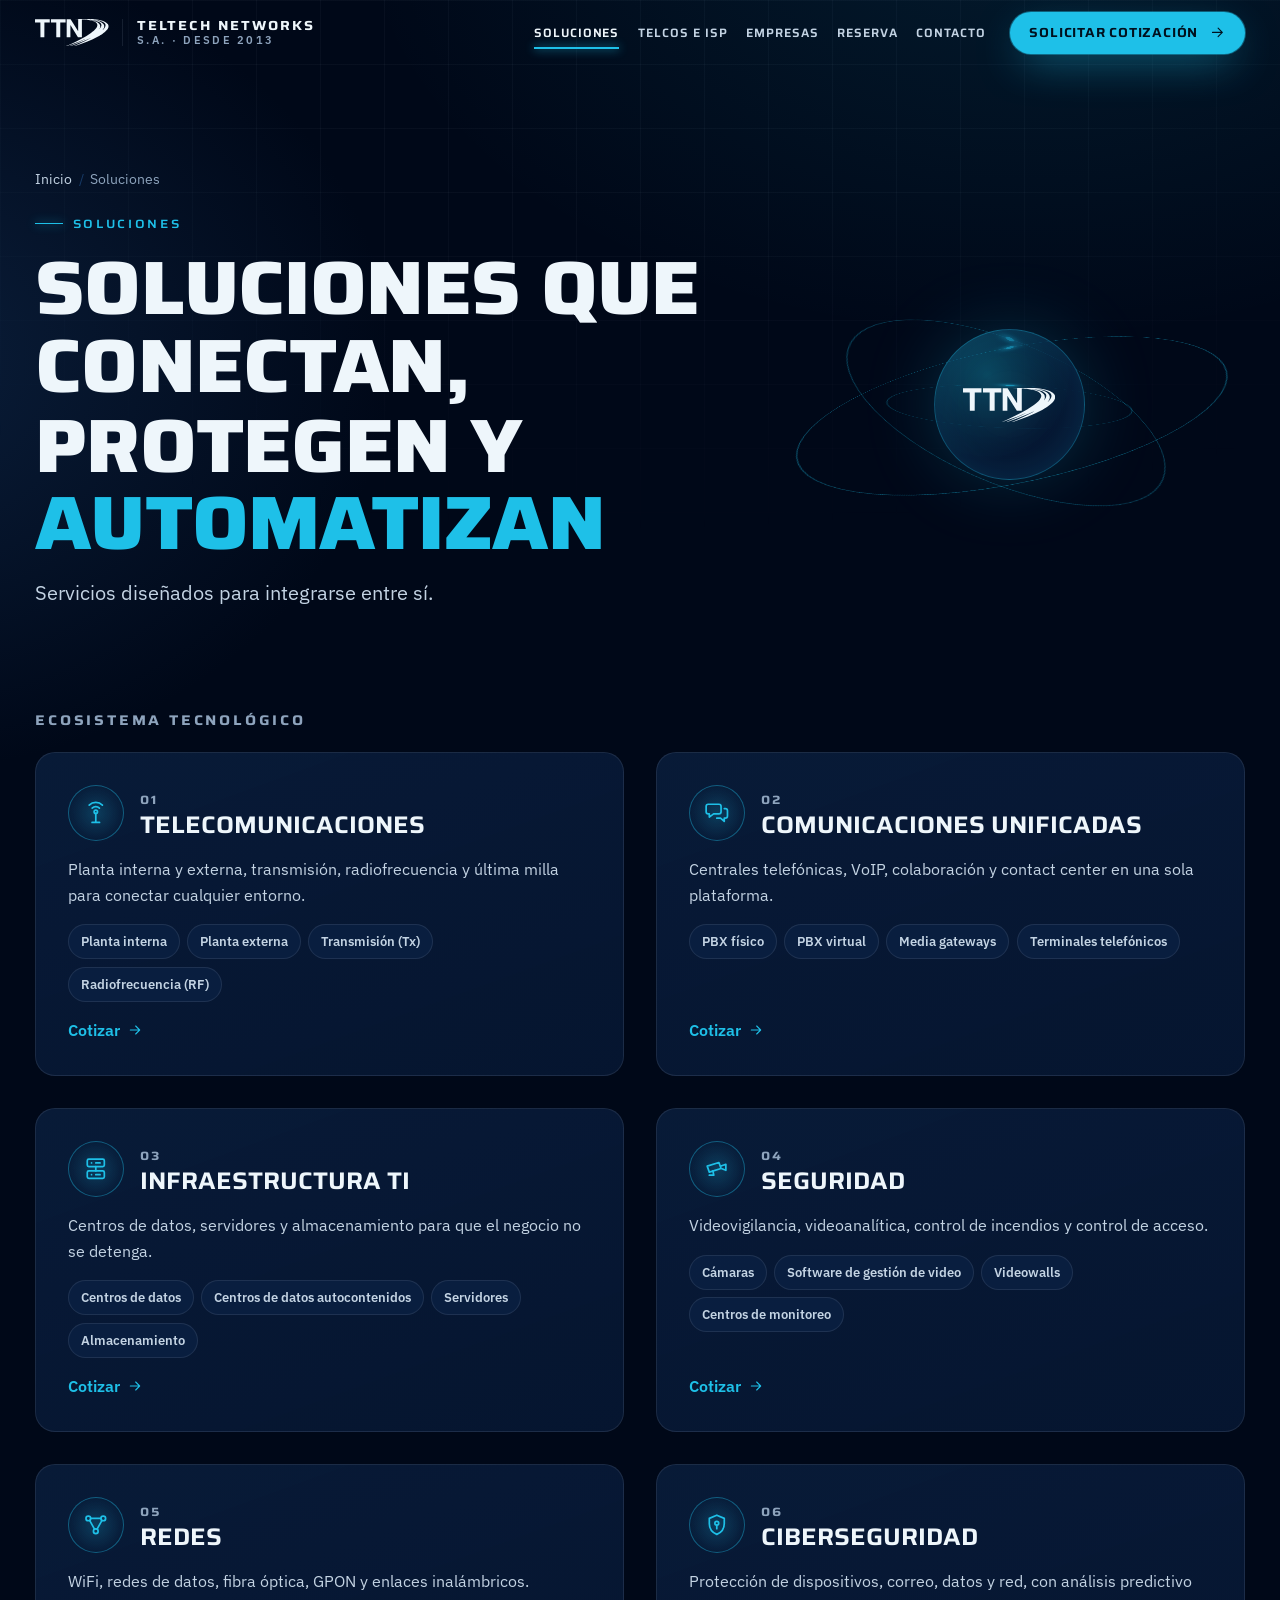
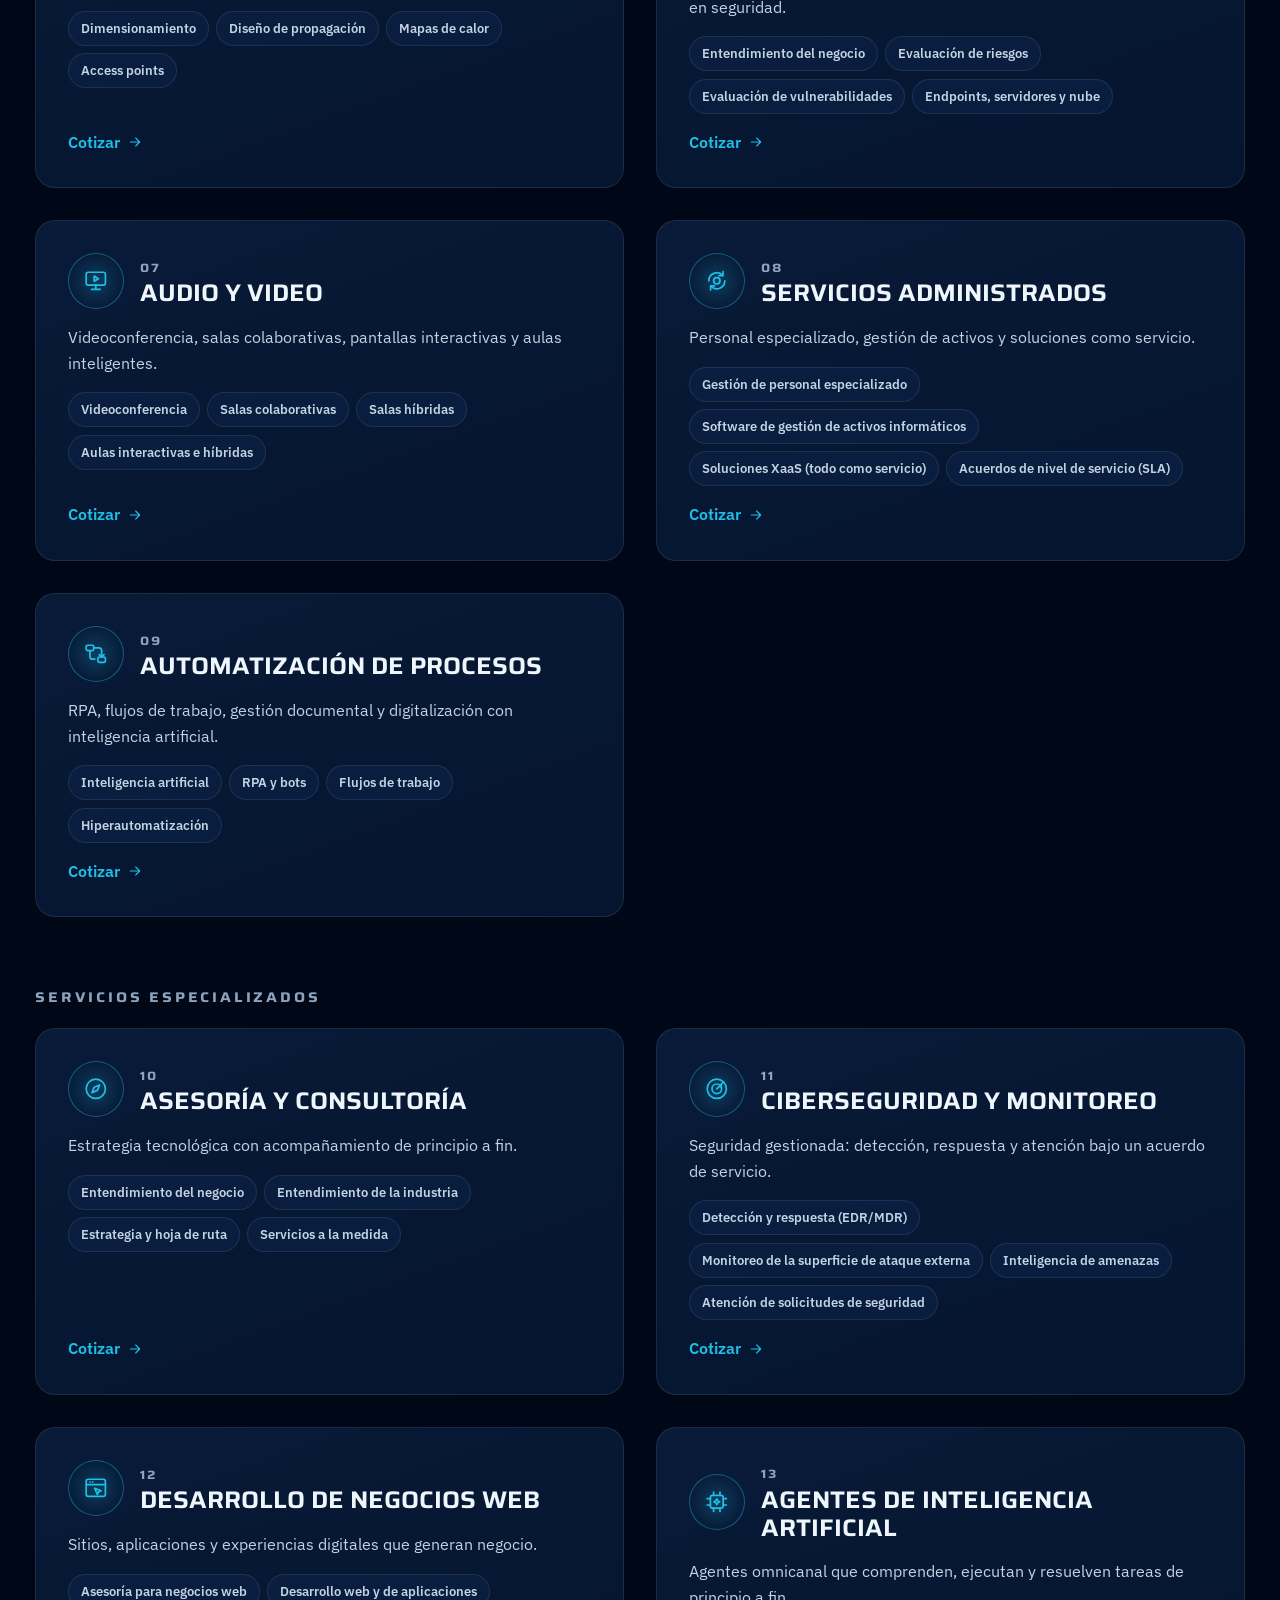
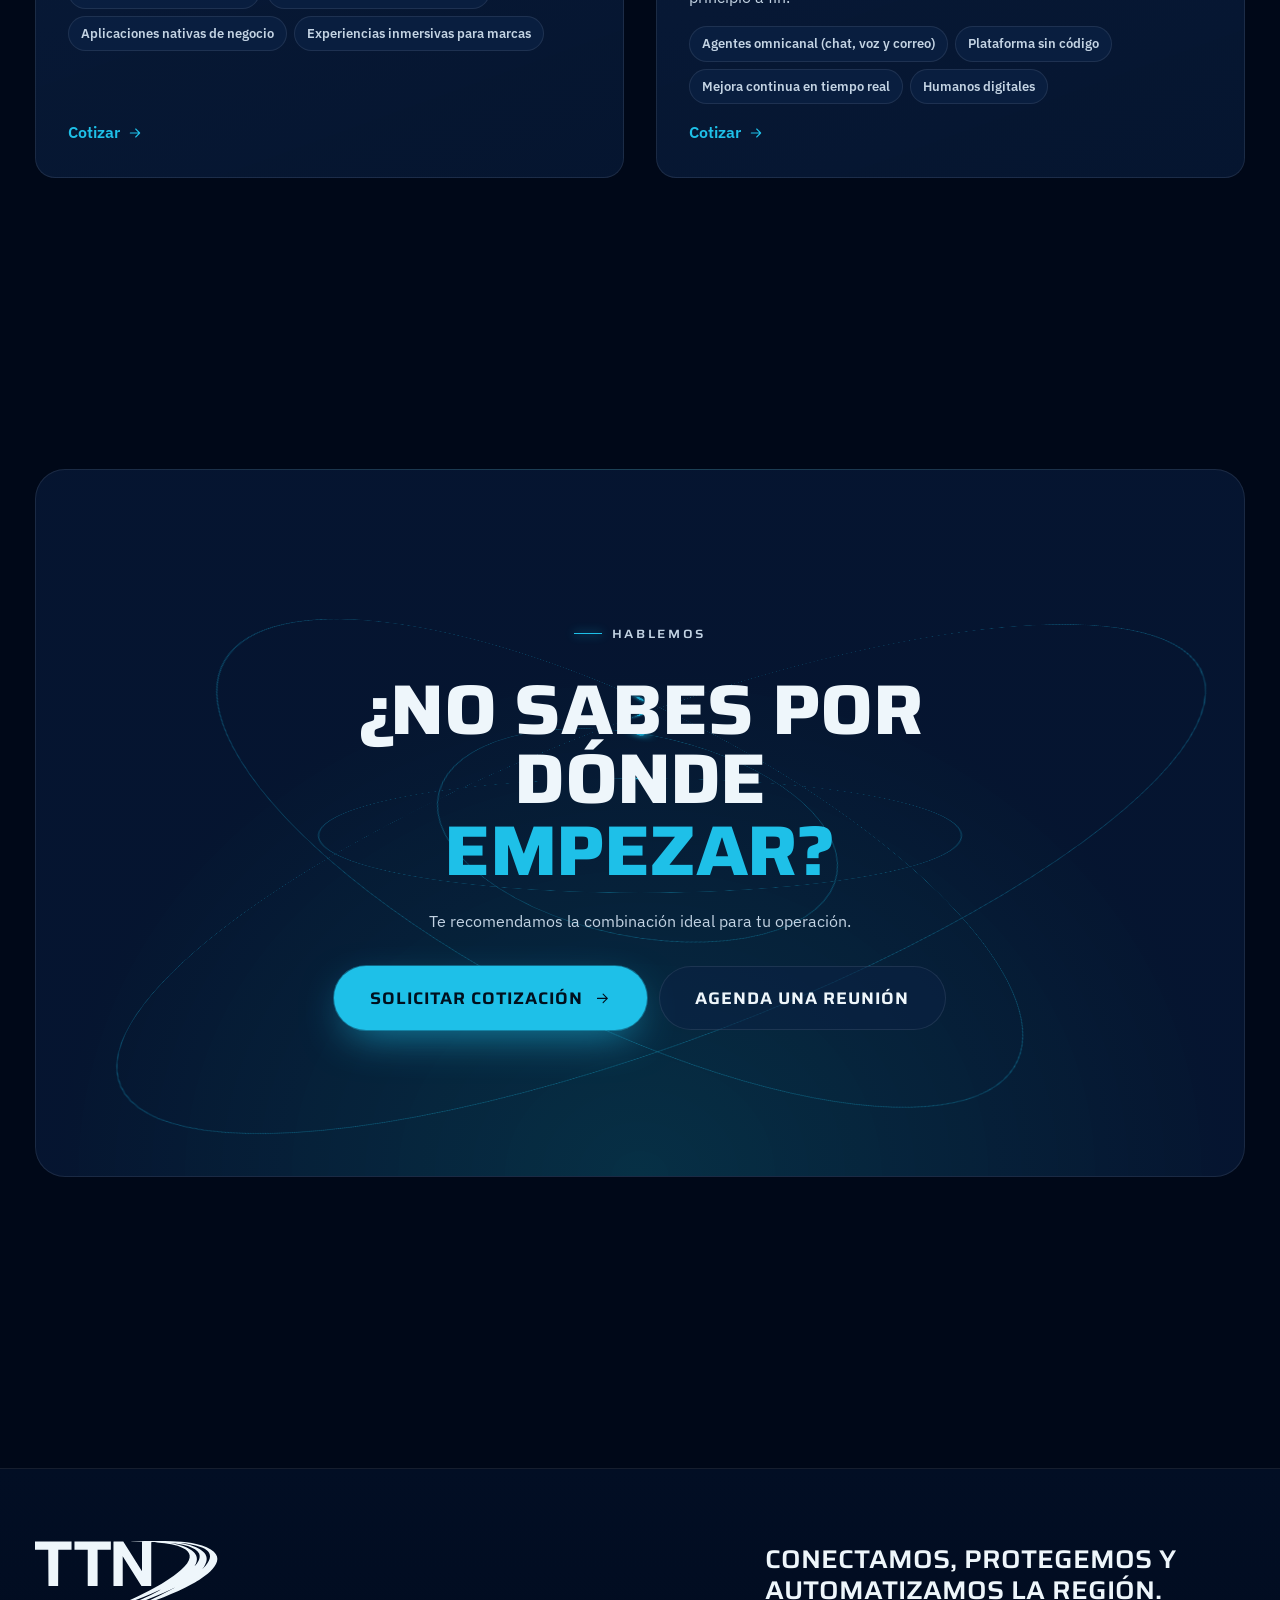
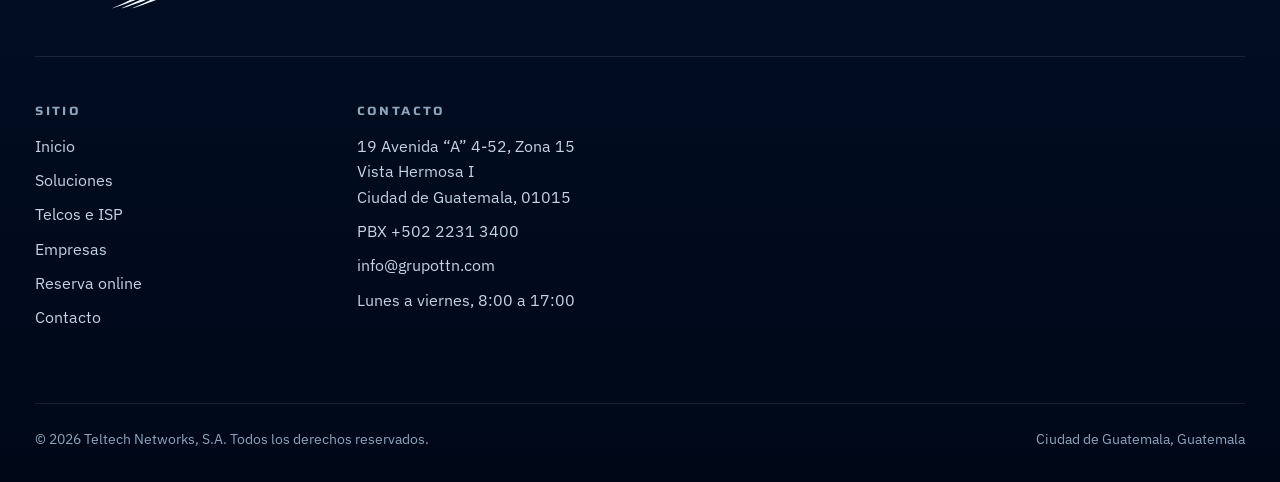
<file: soluciones.html>
<!doctype html>
<html lang="es-GT">
<head>
<meta charset="utf-8">
<meta name="viewport" content="width=device-width, initial-scale=1">
<title>Soluciones | Teltech Networks, S.A.</title>
<meta name="description" content="Telecomunicaciones, redes, infraestructura TI, seguridad, ciberseguridad, comunicaciones, audio y video, servicios administrados, automatización e IA.">
<meta name="theme-color" content="#000818">
<meta property="og:title" content="Soluciones | Teltech Networks, S.A.">
<meta property="og:description" content="Telecomunicaciones, redes, infraestructura TI, seguridad, ciberseguridad, comunicaciones, audio y video, servicios administrados, automatización e IA.">
<meta property="og:type" content="website">
<meta property="og:locale" content="es_GT">
<link rel="icon" href="img/favicon.svg" type="image/svg+xml">
<link rel="stylesheet" href="css/tokens.css">
<link rel="stylesheet" href="css/main.css">
<script>(function(d){d.classList.add("js");var m=!window.matchMedia("(prefers-reduced-motion: reduce)").matches;if(m){d.classList.add("motion");setTimeout(function(){if(!d.classList.contains("ready"))d.classList.remove("motion")},3000)}})(document.documentElement)</script>
</head>
<body>
<a class="skip-link" href="#contenido">Saltar al contenido</a>
<header class="site-header">
  <div class="container site-header__bar">
    <a class="logo" href="index.html" aria-label="Teltech Networks, S.A., inicio">
      <svg class="logo__mark" viewBox="47.958 142.754 1183.083 435.518" aria-hidden="true" focusable="false"><path d="m666.958 147.212 13.51-1.99c85.053-2.071 170.908-3.836 255.949-.969 77.184 2.602 185.356 11.785 251.849 53.151 123.463 76.807-53.048 186.513-118.637 222.979C949.87 486.966 817.21 532.888 688.006 577.761l-11.044.441 74.671-31.814c68.811-30.95 136.494-64.261 202.814-100.179l-1.777-.798c-91.991 44.575-187.404 82.721-284.194 115.819-13.726 4.694-36.156 14.149-49.251 16.748-2.73.542-5.526.156-8.267.223 1.601-2.143 5.519-3.429 8.014-4.476 44.147-18.533 88.126-37.034 131.367-57.633 32.828-15.639 66.507-32.365 98.639-49.361 3.152-1.667 7.432-3.845 10.333-5.667 1.017-.639 3.082-2.064.167-1.839-70.816 33.602-144.132 62.575-218.001 89.004-23.149 8.282-47.18 17.021-70.557 24.443-7.804 2.478-15.852 6.134-23.957 5.528l71.668-30.817c112.356-52.744 228.977-106.176 329.641-179.359 29.566-21.494 64.804-49.133 86.077-78.923 79.791-111.74-127.422-131.451-193.899-136.883-9.863-.806-26.905-2.929-36.039-2.056-1.116.107-2.285-.055-3.032 1.037-.601.715.579 1.26.579 1.511v281l-1.5 1.5h-62l-121.5-194v194h-58.5l-1.5-1.5V148.712c0-.331 1.325-1.518 1-2.5h62.5l121.5 193v-192zm416.01 158.999c20.032-19.446 42.422-54.453 29.487-82.996-19.525-43.083-111.795-58.95-154.138-64.862-10.04-1.402-20.278-2.685-30.353-3.132l46.422 10.063c55.033 14.089 150.024 48.989 117.753 123.607-2.631 6.084-6.769 11.193-9.17 17.319Zm71.57-3.42c84.026-97.258-31.599-128.291-109.371-141.288-17.522-2.928-35.504-5.514-53.204-6.281l48.005 10.48c67.439 17.491 162.205 59.038 104.421 143.441l-12.421 16.068c7.861-7.13 15.648-14.408 22.57-22.42"/><path d="M284.958 145.212v54h-86l-1 236h-62.5l-1.5-236h-86v-54z"/><path d="M539.958 146.212v53h-86v234.5l-1.5 1.5h-61l-1.5-1.5v-234.5h-86v-53z"/></svg>
      <span class="logo__text" aria-hidden="true"><span class="logo__name">Teltech Networks</span><span class="logo__sub">S.A. · Desde 2013</span></span>
    </a>
    <button class="nav-toggle" type="button" aria-expanded="false" aria-controls="nav-panel" aria-label="Abrir menú">
      <span class="nav-toggle__bars" aria-hidden="true"><span></span><span></span><span></span></span>
    </button>
    <nav class="nav-panel" id="nav-panel" aria-label="Principal">
      <ul class="nav-list">
        <li><a href="soluciones.html" data-n="01" aria-current="page">Soluciones</a></li><li><a href="telcos-isp.html" data-n="02">Telcos e ISP</a></li><li><a href="empresas.html" data-n="03">Empresas</a></li><li><a href="reserva.html" data-n="04">Reserva</a></li><li><a href="contacto.html" data-n="05">Contacto</a></li>
      </ul>
      <div class="nav-cta"><a class="btn btn--primary btn--sm magnetic" href="contacto.html#cotizacion">Solicitar cotización<svg class="icon" viewBox="0 0 24 24" aria-hidden="true" focusable="false"><path d="M5 12h14M13 6l6 6-6 6"/></svg></a></div>
    </nav>
  </div>
</header>
<main id="contenido">
<section class="page-hero">
  <div class="container page-hero__grid">
    <div>
      <nav class="breadcrumb" aria-label="Ruta de navegación"><ol><li><a href="index.html">Inicio</a></li><li aria-current="page">Soluciones</li></ol></nav>
      <p class="eyebrow">Soluciones</p>
      <h1 class="kin" data-kin-auto><span class="kin-line"><span>Soluciones que conectan,</span></span><span class="kin-line"><span>protegen y <span class="accent">automatizan</span></span></span></h1>
      <p class="lead" data-reveal>Servicios diseñados para integrarse entre sí.</p>
      
    </div>
    <div class="orbit-art" aria-hidden="true"><div class="orbit" style="--tilt:72deg;--yaw:-11deg"><div class="orbit__spin" style="--spd:16s;--dir:normal"><div class="orbit__ring" style="--inset:4%;--a:0.45"><span class="orbit__sat"></span></div></div></div><div class="orbit" style="--tilt:64deg;--yaw:21deg"><div class="orbit__spin" style="--spd:11s;--dir:reverse"><div class="orbit__ring" style="--inset:14%;--a:0.35"><span class="orbit__sat"></span></div></div></div><div class="orbit" style="--tilt:80deg;--yaw:2deg"><div class="orbit__spin" style="--spd:8s;--dir:normal"><div class="orbit__ring" style="--inset:24%;--a:0.3"><span class="orbit__sat"></span></div></div></div><div class="orbit-art__core"><svg class="" viewBox="47.958 142.754 1183.083 435.518" aria-hidden="true" focusable="false"><path d="m666.958 147.212 13.51-1.99c85.053-2.071 170.908-3.836 255.949-.969 77.184 2.602 185.356 11.785 251.849 53.151 123.463 76.807-53.048 186.513-118.637 222.979C949.87 486.966 817.21 532.888 688.006 577.761l-11.044.441 74.671-31.814c68.811-30.95 136.494-64.261 202.814-100.179l-1.777-.798c-91.991 44.575-187.404 82.721-284.194 115.819-13.726 4.694-36.156 14.149-49.251 16.748-2.73.542-5.526.156-8.267.223 1.601-2.143 5.519-3.429 8.014-4.476 44.147-18.533 88.126-37.034 131.367-57.633 32.828-15.639 66.507-32.365 98.639-49.361 3.152-1.667 7.432-3.845 10.333-5.667 1.017-.639 3.082-2.064.167-1.839-70.816 33.602-144.132 62.575-218.001 89.004-23.149 8.282-47.18 17.021-70.557 24.443-7.804 2.478-15.852 6.134-23.957 5.528l71.668-30.817c112.356-52.744 228.977-106.176 329.641-179.359 29.566-21.494 64.804-49.133 86.077-78.923 79.791-111.74-127.422-131.451-193.899-136.883-9.863-.806-26.905-2.929-36.039-2.056-1.116.107-2.285-.055-3.032 1.037-.601.715.579 1.26.579 1.511v281l-1.5 1.5h-62l-121.5-194v194h-58.5l-1.5-1.5V148.712c0-.331 1.325-1.518 1-2.5h62.5l121.5 193v-192zm416.01 158.999c20.032-19.446 42.422-54.453 29.487-82.996-19.525-43.083-111.795-58.95-154.138-64.862-10.04-1.402-20.278-2.685-30.353-3.132l46.422 10.063c55.033 14.089 150.024 48.989 117.753 123.607-2.631 6.084-6.769 11.193-9.17 17.319Zm71.57-3.42c84.026-97.258-31.599-128.291-109.371-141.288-17.522-2.928-35.504-5.514-53.204-6.281l48.005 10.48c67.439 17.491 162.205 59.038 104.421 143.441l-12.421 16.068c7.861-7.13 15.648-14.408 22.57-22.42"/><path d="M284.958 145.212v54h-86l-1 236h-62.5l-1.5-236h-86v-54z"/><path d="M539.958 146.212v53h-86v234.5l-1.5 1.5h-61l-1.5-1.5v-234.5h-86v-53z"/></svg></div></div>
  </div>
</section>

<section class="section" style="padding-top:0" aria-label="Catálogo de soluciones">
  <div class="container">
    <h2 class="sol-group-title">Ecosistema tecnológico</h2>
    <div class="sol-grid" data-stagger><article class="card tilt solc" id="telecomunicaciones" aria-labelledby="telecomunicaciones-t">
        <div class="solc__head">
          <span class="sol__icon"><svg class="icon" viewBox="0 0 24 24" aria-hidden="true" focusable="false"><circle cx="12" cy="11" r="1.6"/><path d="M8.6 7.6a4.8 4.8 0 016.8 0M5.8 4.8a8.8 8.8 0 0112.4 0"/><path d="M12 12.6V21M8.5 21h7"/></svg></span>
          <div><span class="sol__num">01</span><h3 id="telecomunicaciones-t">Telecomunicaciones</h3></div>
        </div>
        <p>Planta interna y externa, transmisión, radiofrecuencia y última milla para conectar cualquier entorno.</p>
        <ul class="chips" aria-label="Incluye"><li class="chip">Planta interna</li><li class="chip">Planta externa</li><li class="chip">Transmisión (Tx)</li><li class="chip">Radiofrecuencia (RF)</li></ul>
        <a class="link-arrow" href="contacto.html?servicio=telecomunicaciones#cotizacion"><span>Cotizar</span><svg class="icon" viewBox="0 0 24 24" aria-hidden="true" focusable="false"><path d="M5 12h14M13 6l6 6-6 6"/></svg></a>
      </article><article class="card tilt solc" id="comunicaciones-unificadas" aria-labelledby="comunicaciones-unificadas-t">
        <div class="solc__head">
          <span class="sol__icon"><svg class="icon" viewBox="0 0 24 24" aria-hidden="true" focusable="false"><path d="M4 4h10a2 2 0 012 2v5a2 2 0 01-2 2H9l-4 3v-3H4a2 2 0 01-2-2V6a2 2 0 012-2z"/><path d="M19 8h1a2 2 0 012 2v5a2 2 0 01-2 2h-1v3l-3.5-3H12"/></svg></span>
          <div><span class="sol__num">02</span><h3 id="comunicaciones-unificadas-t">Comunicaciones Unificadas</h3></div>
        </div>
        <p>Centrales telefónicas, VoIP, colaboración y contact center en una sola plataforma.</p>
        <ul class="chips" aria-label="Incluye"><li class="chip">PBX físico</li><li class="chip">PBX virtual</li><li class="chip">Media gateways</li><li class="chip">Terminales telefónicos</li></ul>
        <a class="link-arrow" href="contacto.html?servicio=comunicaciones-unificadas#cotizacion"><span>Cotizar</span><svg class="icon" viewBox="0 0 24 24" aria-hidden="true" focusable="false"><path d="M5 12h14M13 6l6 6-6 6"/></svg></a>
      </article><article class="card tilt solc" id="infraestructura-ti" aria-labelledby="infraestructura-ti-t">
        <div class="solc__head">
          <span class="sol__icon"><svg class="icon" viewBox="0 0 24 24" aria-hidden="true" focusable="false"><rect x="4" y="3" width="16" height="7" rx="1.5"/><rect x="4" y="14" width="16" height="7" rx="1.5"/><path d="M8 6.5h.01M8 17.5h.01M12 6.5h4M12 17.5h4M12 10v4"/></svg></span>
          <div><span class="sol__num">03</span><h3 id="infraestructura-ti-t">Infraestructura TI</h3></div>
        </div>
        <p>Centros de datos, servidores y almacenamiento para que el negocio no se detenga.</p>
        <ul class="chips" aria-label="Incluye"><li class="chip">Centros de datos</li><li class="chip">Centros de datos autocontenidos</li><li class="chip">Servidores</li><li class="chip">Almacenamiento</li></ul>
        <a class="link-arrow" href="contacto.html?servicio=infraestructura-ti#cotizacion"><span>Cotizar</span><svg class="icon" viewBox="0 0 24 24" aria-hidden="true" focusable="false"><path d="M5 12h14M13 6l6 6-6 6"/></svg></a>
      </article><article class="card tilt solc" id="seguridad" aria-labelledby="seguridad-t">
        <div class="solc__head">
          <span class="sol__icon"><svg class="icon" viewBox="0 0 24 24" aria-hidden="true" focusable="false"><path d="M3 9.5l11-3.4 2 5.6-11 3.4z"/><path d="M16 9.4l4.5-1.6v5.6L16.9 12"/><path d="M8.3 13.9l.9 4.1H5"/></svg></span>
          <div><span class="sol__num">04</span><h3 id="seguridad-t">Seguridad</h3></div>
        </div>
        <p>Videovigilancia, videoanalítica, control de incendios y control de acceso.</p>
        <ul class="chips" aria-label="Incluye"><li class="chip">Cámaras</li><li class="chip">Software de gestión de video</li><li class="chip">Videowalls</li><li class="chip">Centros de monitoreo</li></ul>
        <a class="link-arrow" href="contacto.html?servicio=seguridad#cotizacion"><span>Cotizar</span><svg class="icon" viewBox="0 0 24 24" aria-hidden="true" focusable="false"><path d="M5 12h14M13 6l6 6-6 6"/></svg></a>
      </article><article class="card tilt solc" id="redes" aria-labelledby="redes-t">
        <div class="solc__head">
          <span class="sol__icon"><svg class="icon" viewBox="0 0 24 24" aria-hidden="true" focusable="false"><circle cx="5" cy="6" r="2.2"/><circle cx="19" cy="6" r="2.2"/><circle cx="12" cy="18" r="2.2"/><path d="M7.2 6h9.6M6.2 7.9l4.6 8.2M17.8 7.9l-4.6 8.2"/></svg></span>
          <div><span class="sol__num">05</span><h3 id="redes-t">Redes</h3></div>
        </div>
        <p>WiFi, redes de datos, fibra óptica, GPON y enlaces inalámbricos.</p>
        <ul class="chips" aria-label="Incluye"><li class="chip">Dimensionamiento</li><li class="chip">Diseño de propagación</li><li class="chip">Mapas de calor</li><li class="chip">Access points</li></ul>
        <a class="link-arrow" href="contacto.html?servicio=redes#cotizacion"><span>Cotizar</span><svg class="icon" viewBox="0 0 24 24" aria-hidden="true" focusable="false"><path d="M5 12h14M13 6l6 6-6 6"/></svg></a>
      </article><article class="card tilt solc" id="ciberseguridad" aria-labelledby="ciberseguridad-t">
        <div class="solc__head">
          <span class="sol__icon"><svg class="icon" viewBox="0 0 24 24" aria-hidden="true" focusable="false"><path d="M12 3l7 3v5c0 4.5-3 8.3-7 10-4-1.7-7-5.5-7-10V6l7-3z"/><circle cx="12" cy="10.5" r="1.8"/><path d="M12 12.3v3.4"/></svg></span>
          <div><span class="sol__num">06</span><h3 id="ciberseguridad-t">Ciberseguridad</h3></div>
        </div>
        <p>Protección de dispositivos, correo, datos y red, con análisis predictivo en seguridad.</p>
        <ul class="chips" aria-label="Incluye"><li class="chip">Entendimiento del negocio</li><li class="chip">Evaluación de riesgos</li><li class="chip">Evaluación de vulnerabilidades</li><li class="chip">Endpoints, servidores y nube</li></ul>
        <a class="link-arrow" href="contacto.html?servicio=ciberseguridad#cotizacion"><span>Cotizar</span><svg class="icon" viewBox="0 0 24 24" aria-hidden="true" focusable="false"><path d="M5 12h14M13 6l6 6-6 6"/></svg></a>
      </article><article class="card tilt solc" id="audio-video" aria-labelledby="audio-video-t">
        <div class="solc__head">
          <span class="sol__icon"><svg class="icon" viewBox="0 0 24 24" aria-hidden="true" focusable="false"><rect x="3" y="4" width="18" height="12" rx="2"/><path d="M8 20h8M12 16v4"/><path d="M10.5 7.6v4.8l4-2.4z"/></svg></span>
          <div><span class="sol__num">07</span><h3 id="audio-video-t">Audio y Video</h3></div>
        </div>
        <p>Videoconferencia, salas colaborativas, pantallas interactivas y aulas inteligentes.</p>
        <ul class="chips" aria-label="Incluye"><li class="chip">Videoconferencia</li><li class="chip">Salas colaborativas</li><li class="chip">Salas híbridas</li><li class="chip">Aulas interactivas e híbridas</li></ul>
        <a class="link-arrow" href="contacto.html?servicio=audio-video#cotizacion"><span>Cotizar</span><svg class="icon" viewBox="0 0 24 24" aria-hidden="true" focusable="false"><path d="M5 12h14M13 6l6 6-6 6"/></svg></a>
      </article><article class="card tilt solc" id="servicios-administrados" aria-labelledby="servicios-administrados-t">
        <div class="solc__head">
          <span class="sol__icon"><svg class="icon" viewBox="0 0 24 24" aria-hidden="true" focusable="false"><circle cx="12" cy="12" r="3"/><path d="M19.5 12a7.5 7.5 0 01-13 5.1M4.5 12a7.5 7.5 0 0113-5.1"/><path d="M17.8 3.4v3.8H14M6.2 20.6v-3.8H10"/></svg></span>
          <div><span class="sol__num">08</span><h3 id="servicios-administrados-t">Servicios Administrados</h3></div>
        </div>
        <p>Personal especializado, gestión de activos y soluciones como servicio.</p>
        <ul class="chips" aria-label="Incluye"><li class="chip">Gestión de personal especializado</li><li class="chip">Software de gestión de activos informáticos</li><li class="chip">Soluciones XaaS (todo como servicio)</li><li class="chip">Acuerdos de nivel de servicio (SLA)</li></ul>
        <a class="link-arrow" href="contacto.html?servicio=servicios-administrados#cotizacion"><span>Cotizar</span><svg class="icon" viewBox="0 0 24 24" aria-hidden="true" focusable="false"><path d="M5 12h14M13 6l6 6-6 6"/></svg></a>
      </article><article class="card tilt solc" id="automatizacion-procesos" aria-labelledby="automatizacion-procesos-t">
        <div class="solc__head">
          <span class="sol__icon"><svg class="icon" viewBox="0 0 24 24" aria-hidden="true" focusable="false"><rect x="3" y="4" width="7" height="5" rx="1.2"/><rect x="14" y="15" width="7" height="5" rx="1.2"/><path d="M10 6.5h5a2.5 2.5 0 012.5 2.5v6"/><path d="M15.3 12.8l2.2 2.2 2.2-2.2"/><path d="M6.5 9v5.5a2.5 2.5 0 002.5 2.5h2"/></svg></span>
          <div><span class="sol__num">09</span><h3 id="automatizacion-procesos-t">Automatización de Procesos</h3></div>
        </div>
        <p>RPA, flujos de trabajo, gestión documental y digitalización con inteligencia artificial.</p>
        <ul class="chips" aria-label="Incluye"><li class="chip">Inteligencia artificial</li><li class="chip">RPA y bots</li><li class="chip">Flujos de trabajo</li><li class="chip">Hiperautomatización</li></ul>
        <a class="link-arrow" href="contacto.html?servicio=automatizacion-procesos#cotizacion"><span>Cotizar</span><svg class="icon" viewBox="0 0 24 24" aria-hidden="true" focusable="false"><path d="M5 12h14M13 6l6 6-6 6"/></svg></a>
      </article></div>
    <h2 class="sol-group-title">Servicios especializados</h2>
    <div class="sol-grid" data-stagger><article class="card tilt solc" id="asesoria-consultoria" aria-labelledby="asesoria-consultoria-t">
        <div class="solc__head">
          <span class="sol__icon"><svg class="icon" viewBox="0 0 24 24" aria-hidden="true" focusable="false"><circle cx="12" cy="12" r="9"/><path d="M15.6 8.4l-2.1 5.1-5.1 2.1 2.1-5.1z"/></svg></span>
          <div><span class="sol__num">10</span><h3 id="asesoria-consultoria-t">Asesoría y Consultoría</h3></div>
        </div>
        <p>Estrategia tecnológica con acompañamiento de principio a fin.</p>
        <ul class="chips" aria-label="Incluye"><li class="chip">Entendimiento del negocio</li><li class="chip">Entendimiento de la industria</li><li class="chip">Estrategia y hoja de ruta</li><li class="chip">Servicios a la medida</li></ul>
        <a class="link-arrow" href="contacto.html?servicio=asesoria-consultoria#cotizacion"><span>Cotizar</span><svg class="icon" viewBox="0 0 24 24" aria-hidden="true" focusable="false"><path d="M5 12h14M13 6l6 6-6 6"/></svg></a>
      </article><article class="card tilt solc" id="ciberseguridad-monitoreo" aria-labelledby="ciberseguridad-monitoreo-t">
        <div class="solc__head">
          <span class="sol__icon"><svg class="icon" viewBox="0 0 24 24" aria-hidden="true" focusable="false"><circle cx="12" cy="12" r="9"/><circle cx="12" cy="12" r="4.5"/><path d="M12 12l6.4-6.4"/><circle cx="15.5" cy="9.6" r=".6"/></svg></span>
          <div><span class="sol__num">11</span><h3 id="ciberseguridad-monitoreo-t">Ciberseguridad y Monitoreo</h3></div>
        </div>
        <p>Seguridad gestionada: detección, respuesta y atención bajo un acuerdo de servicio.</p>
        <ul class="chips" aria-label="Incluye"><li class="chip">Detección y respuesta (EDR/MDR)</li><li class="chip">Monitoreo de la superficie de ataque externa</li><li class="chip">Inteligencia de amenazas</li><li class="chip">Atención de solicitudes de seguridad</li></ul>
        <a class="link-arrow" href="contacto.html?servicio=ciberseguridad-monitoreo#cotizacion"><span>Cotizar</span><svg class="icon" viewBox="0 0 24 24" aria-hidden="true" focusable="false"><path d="M5 12h14M13 6l6 6-6 6"/></svg></a>
      </article><article class="card tilt solc" id="negocios-web" aria-labelledby="negocios-web-t">
        <div class="solc__head">
          <span class="sol__icon"><svg class="icon" viewBox="0 0 24 24" aria-hidden="true" focusable="false"><rect x="3" y="4" width="18" height="16" rx="2"/><path d="M3 9h18M6.5 6.5h.01M9 6.5h.01"/><path d="M11 12.5l6 2.3-2.5 1-1 2.5z"/></svg></span>
          <div><span class="sol__num">12</span><h3 id="negocios-web-t">Desarrollo de Negocios Web</h3></div>
        </div>
        <p>Sitios, aplicaciones y experiencias digitales que generan negocio.</p>
        <ul class="chips" aria-label="Incluye"><li class="chip">Asesoría para negocios web</li><li class="chip">Desarrollo web y de aplicaciones</li><li class="chip">Aplicaciones nativas de negocio</li><li class="chip">Experiencias inmersivas para marcas</li></ul>
        <a class="link-arrow" href="contacto.html?servicio=negocios-web#cotizacion"><span>Cotizar</span><svg class="icon" viewBox="0 0 24 24" aria-hidden="true" focusable="false"><path d="M5 12h14M13 6l6 6-6 6"/></svg></a>
      </article><article class="card tilt solc" id="agentes-ia" aria-labelledby="agentes-ia-t">
        <div class="solc__head">
          <span class="sol__icon"><svg class="icon" viewBox="0 0 24 24" aria-hidden="true" focusable="false"><rect x="6" y="6" width="12" height="12" rx="2"/><path d="M9 3v3M15 3v3M9 18v3M15 18v3M3 9h3M3 15h3M18 9h3M18 15h3"/><path d="M12 9.3l.9 1.8 1.8.9-1.8.9-.9 1.8-.9-1.8-1.8-.9 1.8-.9z"/></svg></span>
          <div><span class="sol__num">13</span><h3 id="agentes-ia-t">Agentes de Inteligencia Artificial</h3></div>
        </div>
        <p>Agentes omnicanal que comprenden, ejecutan y resuelven tareas de principio a fin.</p>
        <ul class="chips" aria-label="Incluye"><li class="chip">Agentes omnicanal (chat, voz y correo)</li><li class="chip">Plataforma sin código</li><li class="chip">Mejora continua en tiempo real</li><li class="chip">Humanos digitales</li></ul>
        <a class="link-arrow" href="contacto.html?servicio=agentes-ia#cotizacion"><span>Cotizar</span><svg class="icon" viewBox="0 0 24 24" aria-hidden="true" focusable="false"><path d="M5 12h14M13 6l6 6-6 6"/></svg></a>
      </article></div>
  </div>
</section>
<section class="section" aria-labelledby="cta-title">
  <div class="container">
    <div class="megacta" data-reveal>
      <div class="megacta__orbits" aria-hidden="true"><div class="orbit" style="--tilt:74deg;--yaw:-20deg"><div class="orbit__spin" style="--spd:40s;--dir:normal"><div class="orbit__ring" style="--inset:2%;--a:0.3"><span class="orbit__sat"></span></div></div></div><div class="orbit" style="--tilt:68deg;--yaw:25deg"><div class="orbit__spin" style="--spd:30s;--dir:reverse"><div class="orbit__ring" style="--inset:12%;--a:0.25"><span class="orbit__sat"></span></div></div></div><div class="orbit" style="--tilt:80deg;--yaw:0deg"><div class="orbit__spin" style="--spd:22s;--dir:normal"><div class="orbit__ring" style="--inset:22%;--a:0.2"><span class="orbit__sat"></span></div></div></div><div class="orbit" style="--tilt:60deg;--yaw:10deg"><div class="orbit__spin" style="--spd:18s;--dir:reverse"><div class="orbit__ring" style="--inset:32%;--a:0.18"><span class="orbit__sat"></span></div></div></div></div>
      <p class="eyebrow">Hablemos</p>
      <h2 class="kin" id="cta-title"><span class="kin-line"><span>¿No sabes por dónde</span></span><span class="kin-line"><span><span class="accent">empezar?</span></span></span></h2>
      <p>Te recomendamos la combinación ideal para tu operación.</p>
      <div class="btn-row">
        <a class="btn btn--primary btn--xl magnetic" href="contacto.html#cotizacion">Solicitar cotización<svg class="icon" viewBox="0 0 24 24" aria-hidden="true" focusable="false"><path d="M5 12h14M13 6l6 6-6 6"/></svg></a>
        <a class="btn btn--ghost btn--xl" href="reserva.html">Agenda una reunión</a>
      </div>
    </div>
  </div>
</section>

</main>
<footer class="site-footer">
  <div class="container">
    <div class="footer-big">
      <a class="logo" href="index.html" aria-label="Teltech Networks, S.A., inicio"><svg class="logo__mark" viewBox="47.958 142.754 1183.083 435.518" aria-hidden="true" focusable="false"><path d="m666.958 147.212 13.51-1.99c85.053-2.071 170.908-3.836 255.949-.969 77.184 2.602 185.356 11.785 251.849 53.151 123.463 76.807-53.048 186.513-118.637 222.979C949.87 486.966 817.21 532.888 688.006 577.761l-11.044.441 74.671-31.814c68.811-30.95 136.494-64.261 202.814-100.179l-1.777-.798c-91.991 44.575-187.404 82.721-284.194 115.819-13.726 4.694-36.156 14.149-49.251 16.748-2.73.542-5.526.156-8.267.223 1.601-2.143 5.519-3.429 8.014-4.476 44.147-18.533 88.126-37.034 131.367-57.633 32.828-15.639 66.507-32.365 98.639-49.361 3.152-1.667 7.432-3.845 10.333-5.667 1.017-.639 3.082-2.064.167-1.839-70.816 33.602-144.132 62.575-218.001 89.004-23.149 8.282-47.18 17.021-70.557 24.443-7.804 2.478-15.852 6.134-23.957 5.528l71.668-30.817c112.356-52.744 228.977-106.176 329.641-179.359 29.566-21.494 64.804-49.133 86.077-78.923 79.791-111.74-127.422-131.451-193.899-136.883-9.863-.806-26.905-2.929-36.039-2.056-1.116.107-2.285-.055-3.032 1.037-.601.715.579 1.26.579 1.511v281l-1.5 1.5h-62l-121.5-194v194h-58.5l-1.5-1.5V148.712c0-.331 1.325-1.518 1-2.5h62.5l121.5 193v-192zm416.01 158.999c20.032-19.446 42.422-54.453 29.487-82.996-19.525-43.083-111.795-58.95-154.138-64.862-10.04-1.402-20.278-2.685-30.353-3.132l46.422 10.063c55.033 14.089 150.024 48.989 117.753 123.607-2.631 6.084-6.769 11.193-9.17 17.319Zm71.57-3.42c84.026-97.258-31.599-128.291-109.371-141.288-17.522-2.928-35.504-5.514-53.204-6.281l48.005 10.48c67.439 17.491 162.205 59.038 104.421 143.441l-12.421 16.068c7.861-7.13 15.648-14.408 22.57-22.42"/><path d="M284.958 145.212v54h-86l-1 236h-62.5l-1.5-236h-86v-54z"/><path d="M539.958 146.212v53h-86v234.5l-1.5 1.5h-61l-1.5-1.5v-234.5h-86v-53z"/></svg></a>
      <p>Conectamos, protegemos y automatizamos la región.</p>
    </div>
    <div class="footer-grid footer-grid--simple">
      <nav aria-labelledby="f-sitio">
        <h2 id="f-sitio">Sitio</h2>
        <ul class="footer-links">
          <li><a href="index.html">Inicio</a></li>
          <li><a href="soluciones.html">Soluciones</a></li>
          <li><a href="telcos-isp.html">Telcos e ISP</a></li>
          <li><a href="empresas.html">Empresas</a></li>
          <li><a href="reserva.html">Reserva online</a></li>
          <li><a href="contacto.html">Contacto</a></li>
        </ul>
      </nav>
      <div>
        <h2>Contacto</h2>
        <address class="footer-contact">
          <span>19 Avenida “A” 4-52, Zona 15<br>Vista Hermosa I<br>Ciudad de Guatemala, 01015</span>
          <a href="tel:+50222313400">PBX +502 2231 3400</a>
          <a href="mailto:info@grupottn.com">info@grupottn.com</a>
          <span>Lunes a viernes, 8:00 a 17:00</span>
        </address>
      </div>
    </div>
    <div class="footer-legal">
      <p>© <span data-year>2026</span> Teltech Networks, S.A. Todos los derechos reservados.</p>
      <p>Ciudad de Guatemala, Guatemala</p>
    </div>
  </div>
</footer>
<script src="js/main.js" defer></script>
</body>
</html>
</file>
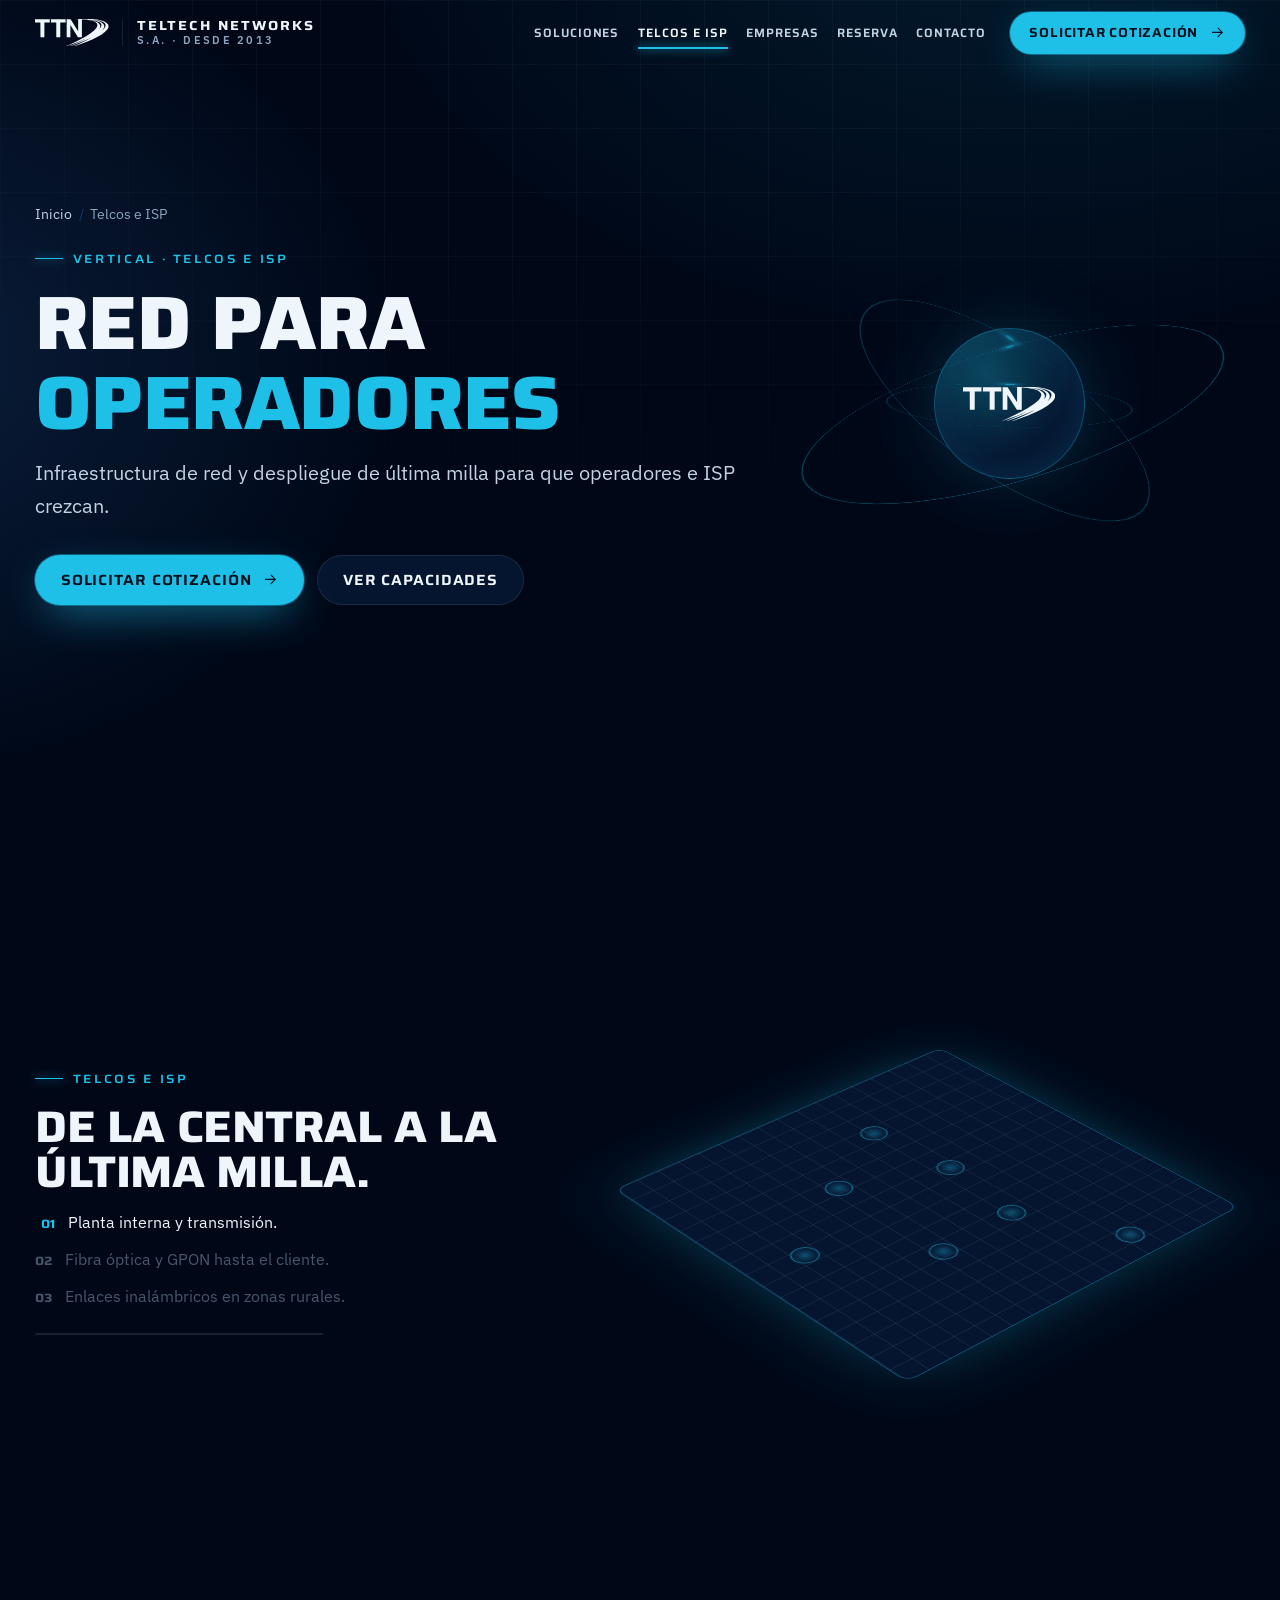
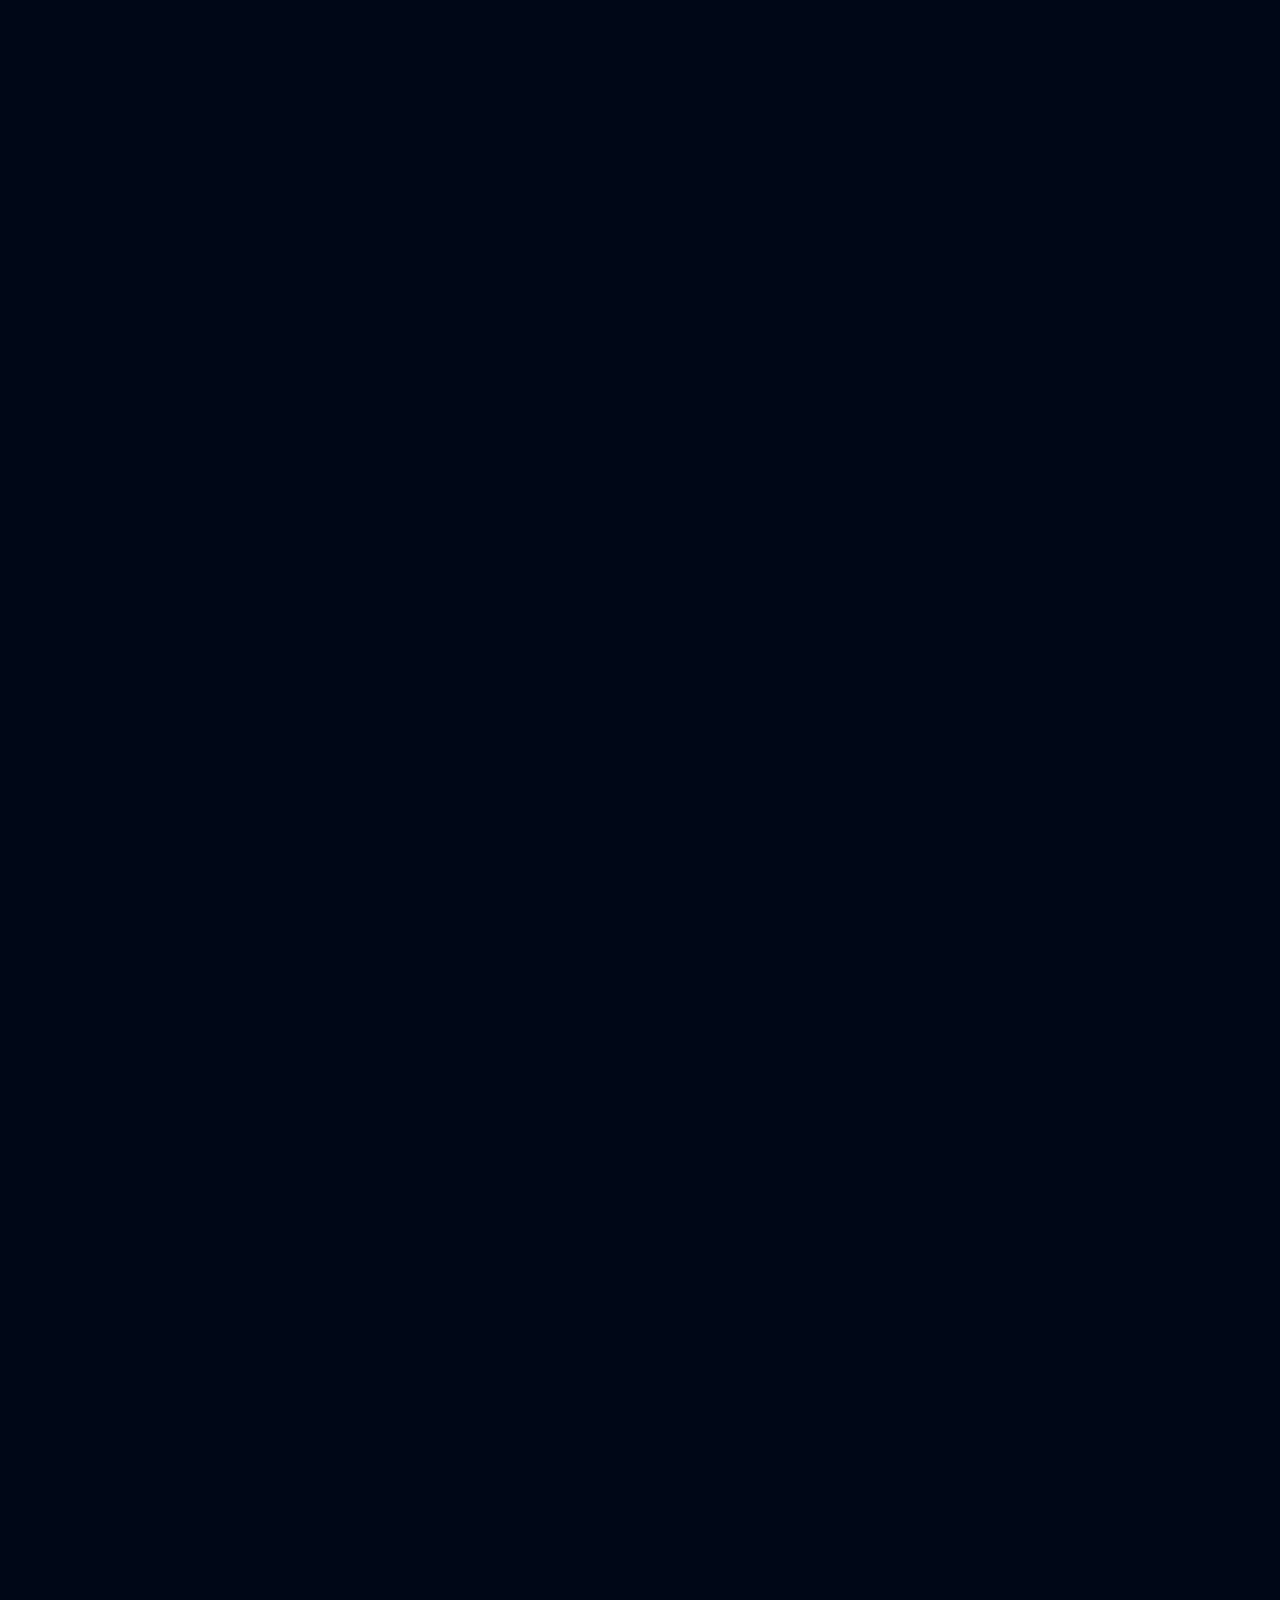
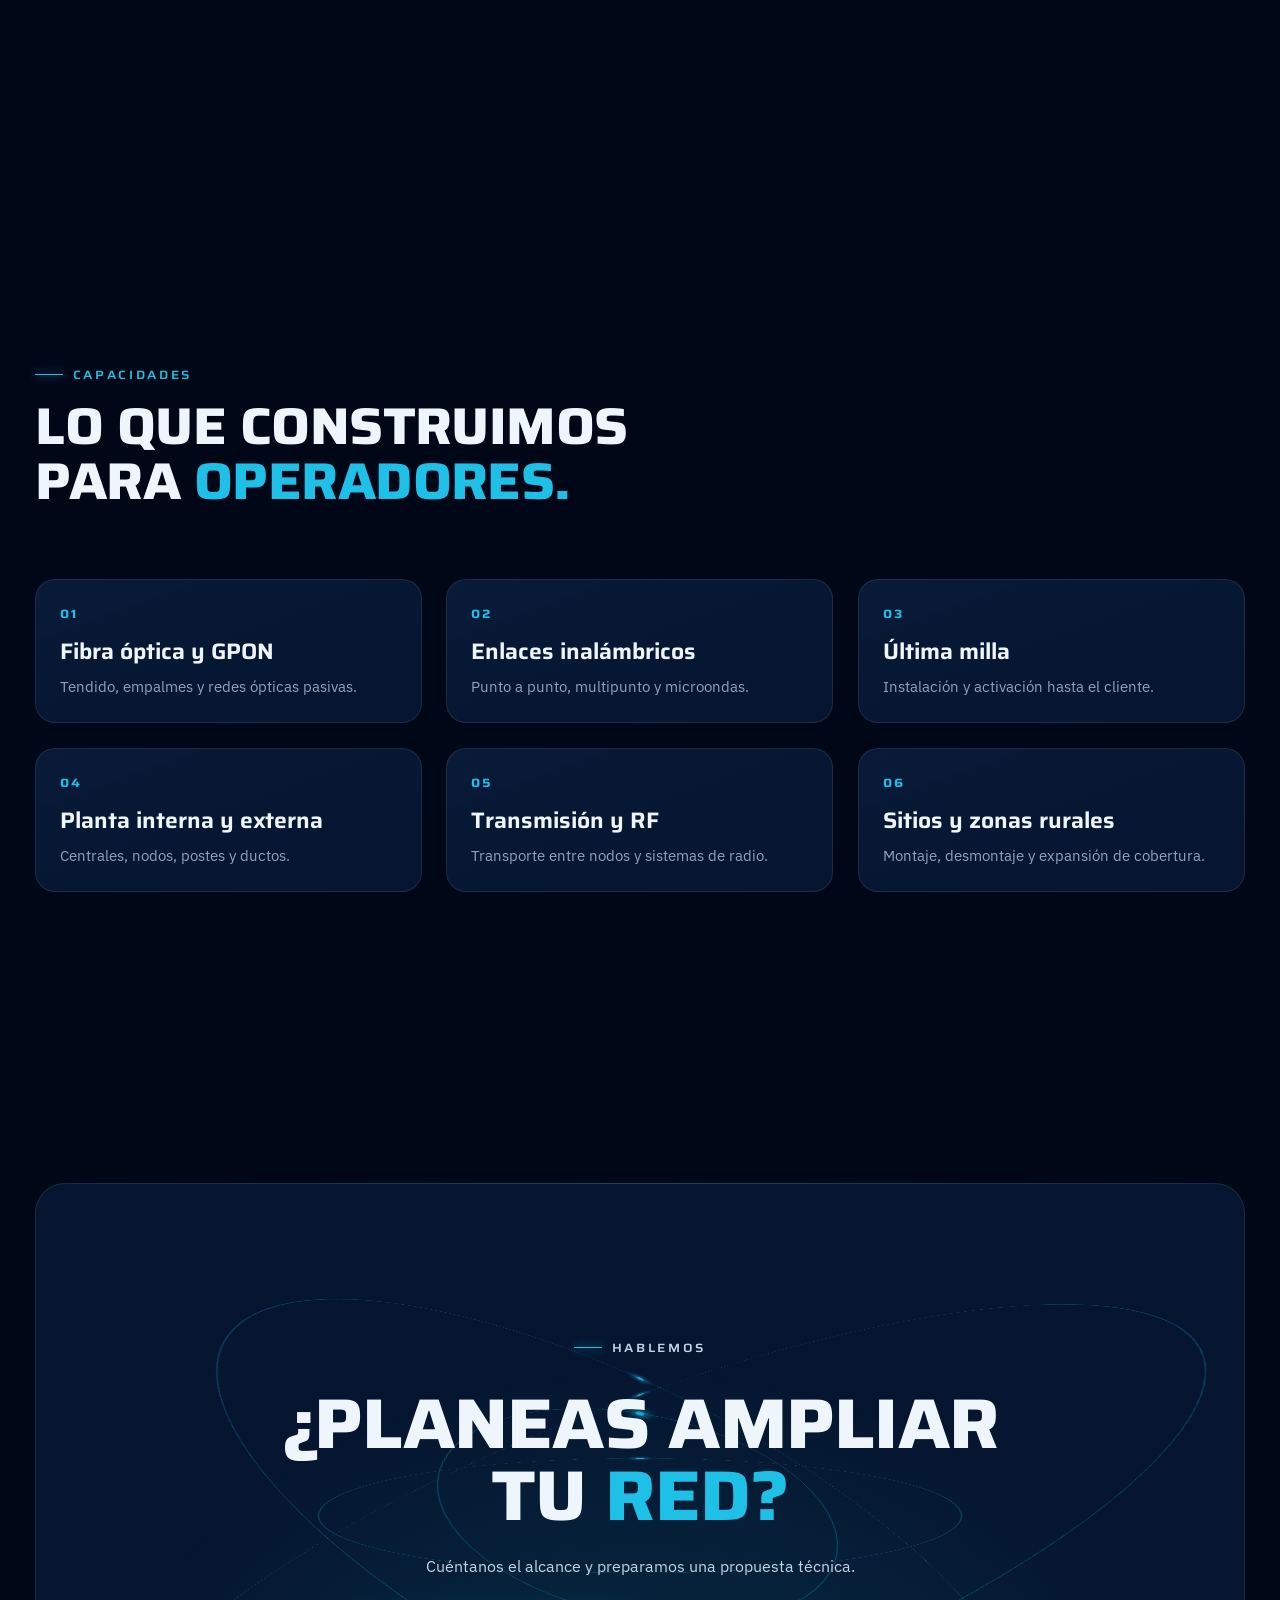
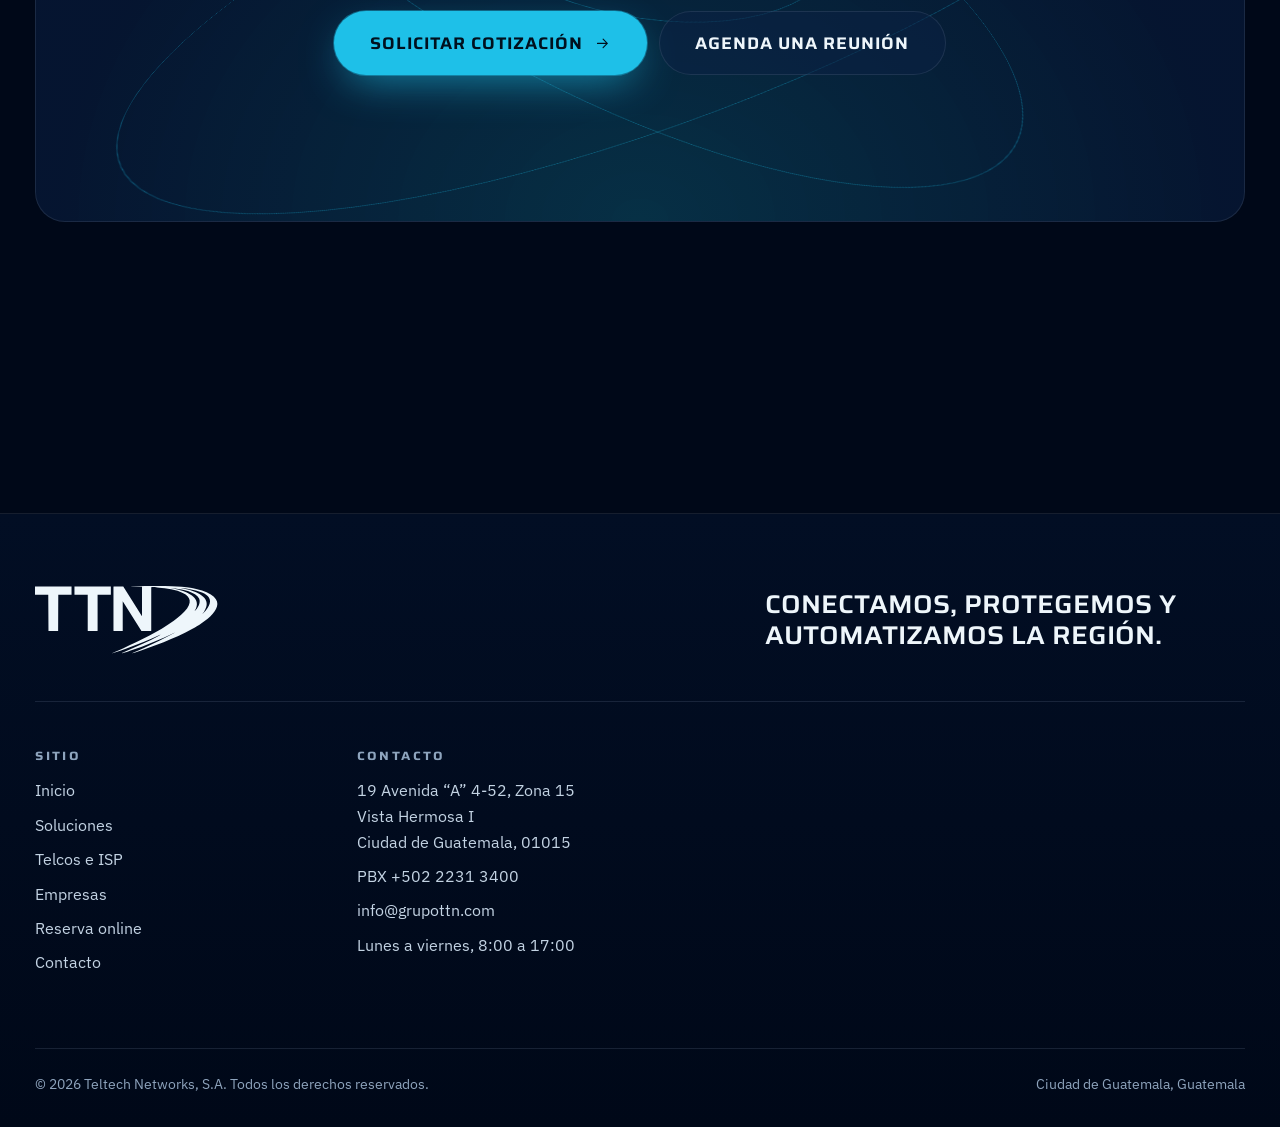
<file: telcos-isp.html>
<!doctype html>
<html lang="es-GT">
<head>
<meta charset="utf-8">
<meta name="viewport" content="width=device-width, initial-scale=1">
<title>Telcos e ISP | Teltech Networks, S.A.</title>
<meta name="description" content="Construcción de red, fibra óptica, GPON, enlaces inalámbricos y despliegue de última milla para operadores e ISP.">
<meta name="theme-color" content="#000818">
<meta property="og:title" content="Telcos e ISP | Teltech Networks, S.A.">
<meta property="og:description" content="Construcción de red, fibra óptica, GPON, enlaces inalámbricos y despliegue de última milla para operadores e ISP.">
<meta property="og:type" content="website">
<meta property="og:locale" content="es_GT">
<link rel="icon" href="img/favicon.svg" type="image/svg+xml">
<link rel="stylesheet" href="css/tokens.css">
<link rel="stylesheet" href="css/main.css">
<script>(function(d){d.classList.add("js");var m=!window.matchMedia("(prefers-reduced-motion: reduce)").matches;if(m){d.classList.add("motion");setTimeout(function(){if(!d.classList.contains("ready"))d.classList.remove("motion")},3000)}})(document.documentElement)</script>
</head>
<body>
<a class="skip-link" href="#contenido">Saltar al contenido</a>
<header class="site-header">
  <div class="container site-header__bar">
    <a class="logo" href="index.html" aria-label="Teltech Networks, S.A., inicio">
      <svg class="logo__mark" viewBox="47.958 142.754 1183.083 435.518" aria-hidden="true" focusable="false"><path d="m666.958 147.212 13.51-1.99c85.053-2.071 170.908-3.836 255.949-.969 77.184 2.602 185.356 11.785 251.849 53.151 123.463 76.807-53.048 186.513-118.637 222.979C949.87 486.966 817.21 532.888 688.006 577.761l-11.044.441 74.671-31.814c68.811-30.95 136.494-64.261 202.814-100.179l-1.777-.798c-91.991 44.575-187.404 82.721-284.194 115.819-13.726 4.694-36.156 14.149-49.251 16.748-2.73.542-5.526.156-8.267.223 1.601-2.143 5.519-3.429 8.014-4.476 44.147-18.533 88.126-37.034 131.367-57.633 32.828-15.639 66.507-32.365 98.639-49.361 3.152-1.667 7.432-3.845 10.333-5.667 1.017-.639 3.082-2.064.167-1.839-70.816 33.602-144.132 62.575-218.001 89.004-23.149 8.282-47.18 17.021-70.557 24.443-7.804 2.478-15.852 6.134-23.957 5.528l71.668-30.817c112.356-52.744 228.977-106.176 329.641-179.359 29.566-21.494 64.804-49.133 86.077-78.923 79.791-111.74-127.422-131.451-193.899-136.883-9.863-.806-26.905-2.929-36.039-2.056-1.116.107-2.285-.055-3.032 1.037-.601.715.579 1.26.579 1.511v281l-1.5 1.5h-62l-121.5-194v194h-58.5l-1.5-1.5V148.712c0-.331 1.325-1.518 1-2.5h62.5l121.5 193v-192zm416.01 158.999c20.032-19.446 42.422-54.453 29.487-82.996-19.525-43.083-111.795-58.95-154.138-64.862-10.04-1.402-20.278-2.685-30.353-3.132l46.422 10.063c55.033 14.089 150.024 48.989 117.753 123.607-2.631 6.084-6.769 11.193-9.17 17.319Zm71.57-3.42c84.026-97.258-31.599-128.291-109.371-141.288-17.522-2.928-35.504-5.514-53.204-6.281l48.005 10.48c67.439 17.491 162.205 59.038 104.421 143.441l-12.421 16.068c7.861-7.13 15.648-14.408 22.57-22.42"/><path d="M284.958 145.212v54h-86l-1 236h-62.5l-1.5-236h-86v-54z"/><path d="M539.958 146.212v53h-86v234.5l-1.5 1.5h-61l-1.5-1.5v-234.5h-86v-53z"/></svg>
      <span class="logo__text" aria-hidden="true"><span class="logo__name">Teltech Networks</span><span class="logo__sub">S.A. · Desde 2013</span></span>
    </a>
    <button class="nav-toggle" type="button" aria-expanded="false" aria-controls="nav-panel" aria-label="Abrir menú">
      <span class="nav-toggle__bars" aria-hidden="true"><span></span><span></span><span></span></span>
    </button>
    <nav class="nav-panel" id="nav-panel" aria-label="Principal">
      <ul class="nav-list">
        <li><a href="soluciones.html" data-n="01">Soluciones</a></li><li><a href="telcos-isp.html" data-n="02" aria-current="page">Telcos e ISP</a></li><li><a href="empresas.html" data-n="03">Empresas</a></li><li><a href="reserva.html" data-n="04">Reserva</a></li><li><a href="contacto.html" data-n="05">Contacto</a></li>
      </ul>
      <div class="nav-cta"><a class="btn btn--primary btn--sm magnetic" href="contacto.html#cotizacion">Solicitar cotización<svg class="icon" viewBox="0 0 24 24" aria-hidden="true" focusable="false"><path d="M5 12h14M13 6l6 6-6 6"/></svg></a></div>
    </nav>
  </div>
</header>
<main id="contenido">
<section class="page-hero">
  <div class="container page-hero__grid">
    <div>
      <nav class="breadcrumb" aria-label="Ruta de navegación"><ol><li><a href="index.html">Inicio</a></li><li aria-current="page">Telcos e ISP</li></ol></nav>
      <p class="eyebrow">Vertical · Telcos e ISP</p>
      <h1 class="kin" data-kin-auto><span class="kin-line"><span>Red para</span></span><span class="kin-line"><span><span class="accent">operadores</span></span></span></h1>
      <p class="lead" data-reveal>Infraestructura de red y despliegue de última milla para que operadores e ISP crezcan.</p>
      <div class="btn-row" data-reveal><a class="btn btn--primary magnetic" href="contacto.html#cotizacion">Solicitar cotización<svg class="icon" viewBox="0 0 24 24" aria-hidden="true" focusable="false"><path d="M5 12h14M13 6l6 6-6 6"/></svg></a><a class="btn btn--ghost" href="#capacidades">Ver capacidades</a></div>
    </div>
    <div class="orbit-art" aria-hidden="true"><div class="orbit" style="--tilt:72deg;--yaw:-16deg"><div class="orbit__spin" style="--spd:16s;--dir:normal"><div class="orbit__ring" style="--inset:4%;--a:0.45"><span class="orbit__sat"></span></div></div></div><div class="orbit" style="--tilt:64deg;--yaw:32deg"><div class="orbit__spin" style="--spd:11s;--dir:reverse"><div class="orbit__ring" style="--inset:14%;--a:0.35"><span class="orbit__sat"></span></div></div></div><div class="orbit" style="--tilt:80deg;--yaw:2deg"><div class="orbit__spin" style="--spd:8s;--dir:normal"><div class="orbit__ring" style="--inset:24%;--a:0.3"><span class="orbit__sat"></span></div></div></div><div class="orbit-art__core"><svg class="" viewBox="47.958 142.754 1183.083 435.518" aria-hidden="true" focusable="false"><path d="m666.958 147.212 13.51-1.99c85.053-2.071 170.908-3.836 255.949-.969 77.184 2.602 185.356 11.785 251.849 53.151 123.463 76.807-53.048 186.513-118.637 222.979C949.87 486.966 817.21 532.888 688.006 577.761l-11.044.441 74.671-31.814c68.811-30.95 136.494-64.261 202.814-100.179l-1.777-.798c-91.991 44.575-187.404 82.721-284.194 115.819-13.726 4.694-36.156 14.149-49.251 16.748-2.73.542-5.526.156-8.267.223 1.601-2.143 5.519-3.429 8.014-4.476 44.147-18.533 88.126-37.034 131.367-57.633 32.828-15.639 66.507-32.365 98.639-49.361 3.152-1.667 7.432-3.845 10.333-5.667 1.017-.639 3.082-2.064.167-1.839-70.816 33.602-144.132 62.575-218.001 89.004-23.149 8.282-47.18 17.021-70.557 24.443-7.804 2.478-15.852 6.134-23.957 5.528l71.668-30.817c112.356-52.744 228.977-106.176 329.641-179.359 29.566-21.494 64.804-49.133 86.077-78.923 79.791-111.74-127.422-131.451-193.899-136.883-9.863-.806-26.905-2.929-36.039-2.056-1.116.107-2.285-.055-3.032 1.037-.601.715.579 1.26.579 1.511v281l-1.5 1.5h-62l-121.5-194v194h-58.5l-1.5-1.5V148.712c0-.331 1.325-1.518 1-2.5h62.5l121.5 193v-192zm416.01 158.999c20.032-19.446 42.422-54.453 29.487-82.996-19.525-43.083-111.795-58.95-154.138-64.862-10.04-1.402-20.278-2.685-30.353-3.132l46.422 10.063c55.033 14.089 150.024 48.989 117.753 123.607-2.631 6.084-6.769 11.193-9.17 17.319Zm71.57-3.42c84.026-97.258-31.599-128.291-109.371-141.288-17.522-2.928-35.504-5.514-53.204-6.281l48.005 10.48c67.439 17.491 162.205 59.038 104.421 143.441l-12.421 16.068c7.861-7.13 15.648-14.408 22.57-22.42"/><path d="M284.958 145.212v54h-86l-1 236h-62.5l-1.5-236h-86v-54z"/><path d="M539.958 146.212v53h-86v234.5l-1.5 1.5h-61l-1.5-1.5v-234.5h-86v-53z"/></svg></div></div>
  </div>
</section>
<section class="story" data-story data-gap="58" aria-labelledby="story-telcos">
  <div class="story__stage">
    <div class="container story__inner">
      <div class="story__text">
        <p class="eyebrow">Telcos e ISP</p>
        <h2 id="story-telcos">De la central a la última milla.</h2>
        <ol class="story__caps"><li data-cap="0.0">Planta interna y transmisión.</li><li data-cap="0.3">Fibra óptica y GPON hasta el cliente.</li><li data-cap="0.6">Enlaces inalámbricos en zonas rurales.</li></ol>
        <div class="story__progress" aria-hidden="true"><span></span></div>
      </div>
      <div class="iso-stage" aria-hidden="true"><div class="iso-world"><div class="iso-plane"><svg class="topo" viewBox="0 0 340 340"><g transform="translate(50.0 170.0) rotate(-34.51)"><rect class="e st-e e--hot" x="0" y="-1.50" width="97.1" height="3" rx="1.50" data-t="0.02"/></g><g transform="translate(50.0 170.0) rotate(39.09)"><rect class="e st-e e--hot" x="0" y="-1.50" width="103.1" height="3" rx="1.50" data-t="0.06"/></g><g transform="translate(130.0 115.0) rotate(-30.96)"><rect class="e st-e" x="0" y="-1.00" width="87.5" height="2" rx="1.00" data-t="0.16"/></g><g transform="translate(130.0 115.0) rotate(22.38)"><rect class="e st-e" x="0" y="-1.00" width="91.9" height="2" rx="1.00" data-t="0.19"/></g><g transform="translate(130.0 235.0) rotate(-3.81)"><rect class="e st-e" x="0" y="-1.00" width="75.2" height="2" rx="1.00" data-t="0.22"/></g><g transform="translate(205.0 70.0) rotate(-23.20)"><rect class="e st-e" x="0" y="-1.00" width="76.2" height="2" rx="1.00" data-t="0.32"/></g><g transform="translate(205.0 70.0) rotate(14.19)"><rect class="e st-e" x="0" y="-1.00" width="89.7" height="2" rx="1.00" data-t="0.35"/></g><g transform="translate(215.0 150.0) rotate(-14.42)"><rect class="e st-e" x="0" y="-1.00" width="72.3" height="2" rx="1.00" data-t="0.38"/></g><g transform="translate(215.0 150.0) rotate(19.07)"><rect class="e st-e" x="0" y="-1.00" width="85.7" height="2" rx="1.00" data-t="0.41"/></g><g transform="translate(205.0 230.0) rotate(-12.36)"><rect class="e st-e" x="0" y="-1.00" width="74.7" height="2" rx="1.00" data-t="0.44"/></g><g transform="translate(205.0 230.0) rotate(17.46)"><rect class="e st-e" x="0" y="-1.00" width="93.3" height="2" rx="1.00" data-t="0.47"/></g><g transform="translate(250.0 312.0) rotate(-19.65)"><rect class="e st-e" x="0" y="-1.00" width="59.5" height="2" rx="1.00" data-t="0.74"/></g><g transform="translate(250.0 312.0) rotate(25.56)"><rect class="e st-e" x="0" y="-1.00" width="51.0" height="2" rx="1.00" data-t="0.77"/></g><circle class="n st-n" cx="275.0" cy="40.0" r="4" data-t="0.44"/><circle class="n st-n" cx="292.0" cy="92.0" r="4" data-t="0.47"/><circle class="n st-n" cx="285.0" cy="132.0" r="4" data-t="0.5"/><circle class="n st-n" cx="296.0" cy="178.0" r="4" data-t="0.53"/><circle class="n st-n" cx="278.0" cy="214.0" r="4" data-t="0.56"/><circle class="n st-n" cx="294.0" cy="258.0" r="4" data-t="0.59"/><circle class="n st-n" cx="306.0" cy="292.0" r="4" data-t="0.86"/><circle class="n st-n" cx="296.0" cy="334.0" r="4" data-t="0.89"/></svg></div><div class="pillar__wrap st-p" data-t="0.0" style="left:50px;top:170px;--h:96px"><span class="pillar__base"></span><span class="pillar"></span><span class="pillar__cap"></span></div><div class="pillar__wrap st-p" data-t="0.12" style="left:130px;top:115px;--h:58px"><span class="pillar__base"></span><span class="pillar"></span><span class="pillar__cap"></span></div><div class="pillar__wrap st-p" data-t="0.16" style="left:130px;top:235px;--h:58px"><span class="pillar__base"></span><span class="pillar"></span><span class="pillar__cap"></span></div><div class="pillar__wrap st-p" data-t="0.26" style="left:205px;top:70px;--h:40px"><span class="pillar__base"></span><span class="pillar"></span><span class="pillar__cap"></span></div><div class="pillar__wrap st-p" data-t="0.29000000000000004" style="left:215px;top:150px;--h:40px"><span class="pillar__base"></span><span class="pillar"></span><span class="pillar__cap"></span></div><div class="pillar__wrap st-p" data-t="0.32" style="left:205px;top:230px;--h:40px"><span class="pillar__base"></span><span class="pillar"></span><span class="pillar__cap"></span></div><div class="pillar__wrap st-p" data-t="0.58" style="left:250px;top:312px;--h:86px"><span class="pillar__base"></span><span class="pillar"></span><span class="pillar__cap"></span></div><div class="iso-wave" style="left:130px;top:95px;width:142.6px;transform:rotateZ(32.69deg) rotateX(-90deg)"><svg class="st-w" data-t="0.62" viewBox="0 0 142.6 140" preserveAspectRatio="none"><path d="M0 82 Q71.3 20 142.6 54"/><circle cx="0" cy="82" r="3"/><circle cx="142.6" cy="54" r="3"/></svg></div><span class="iso-tag st-tag" data-t="0.02" style="left:50px;top:170px;--tz:104px">Central</span><span class="iso-tag st-tag" data-t="0.3" style="left:215px;top:150px;--tz:54px">Red GPON</span><span class="iso-tag st-tag" data-t="0.5" style="left:294px;top:258px;--tz:22px">Última milla</span><span class="iso-tag st-tag" data-t="0.7" style="left:250px;top:312px;--tz:98px">Zona rural</span></div></div>
    </div>
  </div>
</section>
<section class="section" id="capacidades" aria-labelledby="cap-telcos">
  <div class="container">
    <div class="section__head">
      <p class="eyebrow">Capacidades</p>
      <h2 class="kin" id="cap-telcos"><span class="kin-line"><span>Lo que construimos</span></span><span class="kin-line"><span>para <span class="accent">operadores.</span></span></span></h2>
    </div>
    <div class="grid grid--3" data-stagger>
      <article class="card tilt feature">
        <span class="feature__num">01</span>
        <h3>Fibra óptica y GPON</h3>
        <p>Tendido, empalmes y redes ópticas pasivas.</p>
      </article><article class="card tilt feature">
        <span class="feature__num">02</span>
        <h3>Enlaces inalámbricos</h3>
        <p>Punto a punto, multipunto y microondas.</p>
      </article><article class="card tilt feature">
        <span class="feature__num">03</span>
        <h3>Última milla</h3>
        <p>Instalación y activación hasta el cliente.</p>
      </article><article class="card tilt feature">
        <span class="feature__num">04</span>
        <h3>Planta interna y externa</h3>
        <p>Centrales, nodos, postes y ductos.</p>
      </article><article class="card tilt feature">
        <span class="feature__num">05</span>
        <h3>Transmisión y RF</h3>
        <p>Transporte entre nodos y sistemas de radio.</p>
      </article><article class="card tilt feature">
        <span class="feature__num">06</span>
        <h3>Sitios y zonas rurales</h3>
        <p>Montaje, desmontaje y expansión de cobertura.</p>
      </article>
    </div>
  </div>
</section>
<section class="section" aria-labelledby="cta-title">
  <div class="container">
    <div class="megacta" data-reveal>
      <div class="megacta__orbits" aria-hidden="true"><div class="orbit" style="--tilt:74deg;--yaw:-20deg"><div class="orbit__spin" style="--spd:40s;--dir:normal"><div class="orbit__ring" style="--inset:2%;--a:0.3"><span class="orbit__sat"></span></div></div></div><div class="orbit" style="--tilt:68deg;--yaw:25deg"><div class="orbit__spin" style="--spd:30s;--dir:reverse"><div class="orbit__ring" style="--inset:12%;--a:0.25"><span class="orbit__sat"></span></div></div></div><div class="orbit" style="--tilt:80deg;--yaw:0deg"><div class="orbit__spin" style="--spd:22s;--dir:normal"><div class="orbit__ring" style="--inset:22%;--a:0.2"><span class="orbit__sat"></span></div></div></div><div class="orbit" style="--tilt:60deg;--yaw:10deg"><div class="orbit__spin" style="--spd:18s;--dir:reverse"><div class="orbit__ring" style="--inset:32%;--a:0.18"><span class="orbit__sat"></span></div></div></div></div>
      <p class="eyebrow">Hablemos</p>
      <h2 class="kin" id="cta-title"><span class="kin-line"><span>¿Planeas ampliar</span></span><span class="kin-line"><span>tu <span class="accent">red?</span></span></span></h2>
      <p>Cuéntanos el alcance y preparamos una propuesta técnica.</p>
      <div class="btn-row">
        <a class="btn btn--primary btn--xl magnetic" href="contacto.html#cotizacion">Solicitar cotización<svg class="icon" viewBox="0 0 24 24" aria-hidden="true" focusable="false"><path d="M5 12h14M13 6l6 6-6 6"/></svg></a>
        <a class="btn btn--ghost btn--xl" href="reserva.html">Agenda una reunión</a>
      </div>
    </div>
  </div>
</section>
</main>
<footer class="site-footer">
  <div class="container">
    <div class="footer-big">
      <a class="logo" href="index.html" aria-label="Teltech Networks, S.A., inicio"><svg class="logo__mark" viewBox="47.958 142.754 1183.083 435.518" aria-hidden="true" focusable="false"><path d="m666.958 147.212 13.51-1.99c85.053-2.071 170.908-3.836 255.949-.969 77.184 2.602 185.356 11.785 251.849 53.151 123.463 76.807-53.048 186.513-118.637 222.979C949.87 486.966 817.21 532.888 688.006 577.761l-11.044.441 74.671-31.814c68.811-30.95 136.494-64.261 202.814-100.179l-1.777-.798c-91.991 44.575-187.404 82.721-284.194 115.819-13.726 4.694-36.156 14.149-49.251 16.748-2.73.542-5.526.156-8.267.223 1.601-2.143 5.519-3.429 8.014-4.476 44.147-18.533 88.126-37.034 131.367-57.633 32.828-15.639 66.507-32.365 98.639-49.361 3.152-1.667 7.432-3.845 10.333-5.667 1.017-.639 3.082-2.064.167-1.839-70.816 33.602-144.132 62.575-218.001 89.004-23.149 8.282-47.18 17.021-70.557 24.443-7.804 2.478-15.852 6.134-23.957 5.528l71.668-30.817c112.356-52.744 228.977-106.176 329.641-179.359 29.566-21.494 64.804-49.133 86.077-78.923 79.791-111.74-127.422-131.451-193.899-136.883-9.863-.806-26.905-2.929-36.039-2.056-1.116.107-2.285-.055-3.032 1.037-.601.715.579 1.26.579 1.511v281l-1.5 1.5h-62l-121.5-194v194h-58.5l-1.5-1.5V148.712c0-.331 1.325-1.518 1-2.5h62.5l121.5 193v-192zm416.01 158.999c20.032-19.446 42.422-54.453 29.487-82.996-19.525-43.083-111.795-58.95-154.138-64.862-10.04-1.402-20.278-2.685-30.353-3.132l46.422 10.063c55.033 14.089 150.024 48.989 117.753 123.607-2.631 6.084-6.769 11.193-9.17 17.319Zm71.57-3.42c84.026-97.258-31.599-128.291-109.371-141.288-17.522-2.928-35.504-5.514-53.204-6.281l48.005 10.48c67.439 17.491 162.205 59.038 104.421 143.441l-12.421 16.068c7.861-7.13 15.648-14.408 22.57-22.42"/><path d="M284.958 145.212v54h-86l-1 236h-62.5l-1.5-236h-86v-54z"/><path d="M539.958 146.212v53h-86v234.5l-1.5 1.5h-61l-1.5-1.5v-234.5h-86v-53z"/></svg></a>
      <p>Conectamos, protegemos y automatizamos la región.</p>
    </div>
    <div class="footer-grid footer-grid--simple">
      <nav aria-labelledby="f-sitio">
        <h2 id="f-sitio">Sitio</h2>
        <ul class="footer-links">
          <li><a href="index.html">Inicio</a></li>
          <li><a href="soluciones.html">Soluciones</a></li>
          <li><a href="telcos-isp.html">Telcos e ISP</a></li>
          <li><a href="empresas.html">Empresas</a></li>
          <li><a href="reserva.html">Reserva online</a></li>
          <li><a href="contacto.html">Contacto</a></li>
        </ul>
      </nav>
      <div>
        <h2>Contacto</h2>
        <address class="footer-contact">
          <span>19 Avenida “A” 4-52, Zona 15<br>Vista Hermosa I<br>Ciudad de Guatemala, 01015</span>
          <a href="tel:+50222313400">PBX +502 2231 3400</a>
          <a href="mailto:info@grupottn.com">info@grupottn.com</a>
          <span>Lunes a viernes, 8:00 a 17:00</span>
        </address>
      </div>
    </div>
    <div class="footer-legal">
      <p>© <span data-year>2026</span> Teltech Networks, S.A. Todos los derechos reservados.</p>
      <p>Ciudad de Guatemala, Guatemala</p>
    </div>
  </div>
</footer>
<script src="js/story.js" defer></script>
<script src="js/main.js" defer></script>
</body>
</html>
</file>
<file: css/tokens.css>
/* ==========================================================================
   Teltech Networks, S.A. — Design tokens (v2, brand identity)
   Edit THIS file to change the palette, type, spacing or motion of the site.
   Every color on the site (CSS, inline SVG and the canvas globe) reads from
   these custom properties. Canvas colors must stay opaque (hex or rgb()).
   Palette sampled from the Teltech brand: deep navy + electric cyan.
   ========================================================================== */

/* --- Self-hosted fonts (SIL OFL 1.1, see /fonts/*.txt) -------------------
   Latin subset only: covers Spanish (á é í ó ú ü ñ ¿ ¡). */
@font-face {
  font-family: "Saira";
  font-style: normal;
  font-display: swap;
  font-weight: 100 900;
  font-stretch: 50% 125%;
  src: url("../fonts/saira-latin-var.woff2") format("woff2-variations"),
       url("../fonts/saira-latin-var.woff2") format("woff2");
  unicode-range: U+0000-00FF, U+0131, U+0152-0153, U+02BB-02BC, U+02C6, U+02DA, U+02DC,
                 U+0304, U+0308, U+0329, U+2000-206F, U+20AC, U+2122, U+2191, U+2193,
                 U+2212, U+2215, U+FEFF, U+FFFD;
}
@font-face {
  font-family: "IBM Plex Sans";
  font-style: normal;
  font-display: swap;
  font-weight: 400;
  src: url("../fonts/ibm-plex-sans-latin-400.woff2") format("woff2");
  unicode-range: U+0000-00FF, U+0131, U+0152-0153, U+02BB-02BC, U+02C6, U+02DA, U+02DC,
                 U+0304, U+0308, U+0329, U+2000-206F, U+20AC, U+2122, U+2191, U+2193,
                 U+2212, U+2215, U+FEFF, U+FFFD;
}
@font-face {
  font-family: "IBM Plex Sans";
  font-style: normal;
  font-display: swap;
  font-weight: 600;
  src: url("../fonts/ibm-plex-sans-latin-600.woff2") format("woff2");
  unicode-range: U+0000-00FF, U+0131, U+0152-0153, U+02BB-02BC, U+02C6, U+02DA, U+02DC,
                 U+0304, U+0308, U+0329, U+2000-206F, U+20AC, U+2122, U+2191, U+2193,
                 U+2212, U+2215, U+FEFF, U+FFFD;
}

:root {
  color-scheme: dark;

  /* --- 1. Dark base: brand navy ------------------------------------------ */
  --c-base-950: #000818;   /* page background (brand navy) */
  --c-base-900: #020e24;   /* alternate sections */
  --c-base-800: #061733;   /* cards, panels */
  --c-base-700: #0b2244;   /* raised surfaces, inputs */
  --c-base-600: #173a66;   /* borders, network lines */

  /* --- 2. Electric accent: brand cyan (signal, interactive, key) --------- */
  --c-accent: #1ec0e8;
  --c-accent-hover: #7fdcf5;
  --c-accent-ink: #00101e; /* text placed ON the accent */

  /* --- 3. Neutral ---------------------------------------------------------- */
  --c-neutral-50: #eef6fb;  /* headings */
  --c-neutral-200: #c3d3e3; /* body text */
  --c-neutral-400: #8ea4bd; /* secondary text (AA on every base surface) */

  /* --- Functional state (form errors only) ------------------------------- */
  --c-danger: #ff9b9b;

  /* --- Derived surfaces --------------------------------------------------- */
  --glass-bg: rgb(6 23 51 / 0.66);
  --glass-border: rgb(195 211 227 / 0.11);
  --glow-accent: rgb(30 192 232 / 0.28);
  --line-soft: rgb(142 164 189 / 0.16);

  /* --- Typography -------------------------------------------------------- */
  --font-display: "Saira", "Eurostile", "Segoe UI", sans-serif;
  --font-text: "IBM Plex Sans", "Segoe UI", Roboto, Helvetica, Arial, sans-serif;
  --stretch-display: 112%;   /* expanded, telecom feel; narrowed on phones */

  --fs-hero: clamp(2.6rem, 1.2rem + 6.4vw, 7.2rem);
  --fs-h1: clamp(2.2rem, 1.2rem + 4.4vw, 5.6rem);
  --fs-h2: clamp(1.75rem, 1.15rem + 2.6vw, 3.6rem);
  --fs-h3: clamp(1.1rem, 1rem + 0.5vw, 1.4rem);
  --fs-lead: clamp(1.06rem, 1rem + 0.35vw, 1.3rem);
  --fs-body: 1rem;
  --fs-small: 0.875rem;
  --fs-label: 0.75rem;

  /* --- Spacing & shape --------------------------------------------------- */
  --space-1: 0.25rem;
  --space-2: 0.5rem;
  --space-3: 0.75rem;
  --space-4: 1rem;
  --space-5: 1.5rem;
  --space-6: 2rem;
  --space-7: 3rem;
  --space-8: 4.5rem;
  --space-9: clamp(5.5rem, 3.5rem + 7vw, 10.5rem);
  --gutter: clamp(1rem, 0.6rem + 2vw, 2.5rem);
  --max-w: 80rem;
  --radius-s: 0.4rem;
  --radius-m: 0.75rem;
  --radius-l: 1.25rem;

  /* --- Motion ------------------------------------------------------------ */
  --ease-out: cubic-bezier(0.16, 1, 0.3, 1);
  --ease-in-out: cubic-bezier(0.65, 0, 0.35, 1);
  --dur-fast: 180ms;
  --dur-med: 420ms;
  --dur-slow: 1000ms;

  /* --- Layers ------------------------------------------------------------ */
  --z-header: 50;
  --z-menu: 60;
  --z-intro: 90;
  --z-veil: 100;
}

@media (max-width: 560px) {
  :root { --stretch-display: 92%; }
}
</file>
<file: css/main.css>
/* ==========================================================================
   Teltech Networks, S.A. — Main stylesheet v2 (mobile-first)
   Colors, fonts and motion values live in tokens.css.
   Rule: only transform and opacity are animated.
   ========================================================================== */

/* ---------- Reset & base ---------- */
*, *::before, *::after { box-sizing: border-box; }
html { -webkit-text-size-adjust: 100%; text-size-adjust: 100%; scroll-padding-top: 6rem; }
@media (prefers-reduced-motion: no-preference) { html { scroll-behavior: smooth; } }
body {
  margin: 0;
  min-height: 100vh;
  font-family: var(--font-text);
  font-size: var(--fs-body);
  line-height: 1.6;
  color: var(--c-neutral-200);
  background-color: var(--c-base-950);
  background-image:
    radial-gradient(70rem 45rem at 80% -10%, rgb(30 192 232 / 0.10), transparent 60%),
    radial-gradient(50rem 40rem at -10% 40%, rgb(23 58 102 / 0.45), transparent 65%);
  background-attachment: fixed;
  overflow-x: hidden;
  -webkit-font-smoothing: antialiased;
}
body::before {
  /* Fine engineering grid, fading out from the top. Static. */
  content: ""; position: fixed; inset: 0; z-index: -1; pointer-events: none;
  background-image:
    linear-gradient(rgb(142 164 189 / 0.05) 1px, transparent 1px),
    linear-gradient(90deg, rgb(142 164 189 / 0.05) 1px, transparent 1px);
  background-size: 64px 64px;
  -webkit-mask-image: radial-gradient(120% 80% at 50% 0%, #000 30%, transparent 75%);
  mask-image: radial-gradient(120% 80% at 50% 0%, #000 30%, transparent 75%);
}
img, svg, canvas { display: block; max-width: 100%; }
a { color: inherit; }
button, input, select, textarea { font: inherit; color: inherit; }
h1, h2, h3, h4 {
  font-family: var(--font-display);
  font-stretch: var(--stretch-display);
  color: var(--c-neutral-50);
  line-height: 1.02;
  letter-spacing: -0.01em;
  margin: 0 0 var(--space-4);
  overflow-wrap: break-word;
}
h1 { font-size: var(--fs-h1); font-weight: 800; text-transform: uppercase; }
h2 { font-size: var(--fs-h2); font-weight: 750; text-transform: uppercase; }
h3 { font-size: var(--fs-h3); font-weight: 650; letter-spacing: 0; line-height: 1.2; font-stretch: 105%; }
p { margin: 0 0 var(--space-4); }
ul, ol { margin: 0; padding: 0; }
strong { color: var(--c-neutral-50); font-weight: 600; }
::selection { background: var(--c-accent); color: var(--c-accent-ink); }
.accent { color: var(--c-accent); }
.outline {
  color: transparent;
  -webkit-text-stroke: 1.5px var(--c-accent);
  paint-order: stroke fill;
}

:focus-visible { outline: 3px solid var(--c-accent); outline-offset: 3px; border-radius: 4px; }

.visually-hidden {
  position: absolute !important; width: 1px; height: 1px; padding: 0; margin: -1px;
  overflow: hidden; clip: rect(0 0 0 0); white-space: nowrap; border: 0;
}
.skip-link {
  position: absolute; left: var(--space-4); top: var(--space-3); z-index: calc(var(--z-veil) + 1);
  padding: var(--space-3) var(--space-4); background: var(--c-accent); color: var(--c-accent-ink);
  font-weight: 600; border-radius: var(--radius-s); text-decoration: none; transform: translateY(-200%);
}
.skip-link:focus { transform: none; }

/* ---------- Layout ---------- */
.container { width: 100%; max-width: var(--max-w); margin-inline: auto; padding-inline: var(--gutter); }
.section { padding-block: var(--space-9); position: relative; }
.section--tight { padding-block: var(--space-8); }
.section--alt { background: linear-gradient(180deg, transparent, rgb(2 14 36 / 0.92) 10%, rgb(2 14 36 / 0.92) 90%, transparent); }
.section__head { max-width: 50rem; margin-bottom: var(--space-8); }
.section__head--split { max-width: none; display: grid; gap: var(--space-4); }
@media (min-width: 960px) {
  .section__head--split { grid-template-columns: 1.15fr 1fr; align-items: end; gap: var(--space-8); }
  .section__head--split p { margin-bottom: var(--space-2); }
}
.eyebrow {
  display: inline-flex; align-items: center; gap: 0.6rem;
  font-family: var(--font-display); font-stretch: 120%; font-weight: 600;
  font-size: var(--fs-label); letter-spacing: 0.22em; text-transform: uppercase;
  color: var(--c-accent); margin: 0 0 var(--space-4);
}
.eyebrow::before { content: ""; width: 1.75rem; height: 1px; background: var(--c-accent); box-shadow: 0 0 10px var(--c-accent); }
.lead { font-size: var(--fs-lead); color: var(--c-neutral-200); max-width: 44rem; }
.muted { color: var(--c-neutral-400); }

/* ---------- Buttons & links ---------- */
.btn {
  position: relative; isolation: isolate; overflow: hidden;
  display: inline-flex; align-items: center; justify-content: center; gap: 0.65rem;
  min-height: 3.1rem; padding: 0.95rem 1.55rem;
  border-radius: 999px; border: 1px solid transparent;
  font-family: var(--font-display); font-stretch: 110%; font-weight: 650; font-size: 0.92rem;
  letter-spacing: 0.06em; text-transform: uppercase; line-height: 1.1; text-decoration: none;
  cursor: pointer; transition: transform var(--dur-fast) var(--ease-out);
  will-change: transform; white-space: nowrap;
}
.btn svg { width: 1.05rem; height: 1.05rem; flex: none; transition: transform var(--dur-fast) var(--ease-out); }
.btn:hover svg { transform: translateX(4px); }
.btn--primary { background: var(--c-accent); color: var(--c-accent-ink); box-shadow: 0 0 0 1px rgb(30 192 232 / 0.4), 0 14px 44px -12px rgb(30 192 232 / 0.7); }
.btn--primary::after {
  /* Light sweep on hover (transform only). */
  content: ""; position: absolute; inset: 0; z-index: -1;
  background: linear-gradient(100deg, transparent 20%, rgb(255 255 255 / 0.55) 50%, transparent 80%);
  transform: translateX(-120%);
}
.btn--primary:hover { background: var(--c-accent-hover); }
.btn--ghost { background: rgb(11 34 68 / 0.55); color: var(--c-neutral-50); border-color: var(--glass-border); }
.btn--ghost:hover { border-color: rgb(30 192 232 / 0.6); }
.btn--sm { min-height: 2.6rem; padding: 0.7rem 1.15rem; font-size: 0.82rem; }
.btn--xl { min-height: 4rem; padding: 1.2rem 2.2rem; font-size: 1.05rem; }
.btn-row { display: flex; flex-wrap: wrap; gap: var(--space-3); align-items: center; }

.link-arrow { display: inline-flex; align-items: center; gap: 0.45rem; color: var(--c-accent); font-weight: 600; text-decoration: none; }
.link-arrow svg { width: 1rem; height: 1rem; flex: none; transition: transform var(--dur-fast) var(--ease-out); }
.link-arrow:hover svg { transform: translateX(4px); }
.link-arrow:hover span { text-decoration: underline; text-underline-offset: 4px; }

/* ---------- Logo ---------- */
.logo { display: inline-flex; align-items: center; gap: 0.85rem; text-decoration: none; color: var(--c-neutral-50); flex: none; }
.logo__mark { width: 4.6rem; height: auto; fill: currentColor; overflow: visible; }
.logo__text { display: grid; line-height: 1.05; border-left: 1px solid var(--glass-border); padding-left: 0.85rem; }
.logo__name { font-family: var(--font-display); font-stretch: 118%; font-weight: 700; font-size: 0.82rem; letter-spacing: 0.16em; text-transform: uppercase; }
.logo__sub { font-size: 0.66rem; letter-spacing: 0.22em; text-transform: uppercase; color: var(--c-neutral-400); font-weight: 600; margin-top: 0.15rem; }
@media (max-width: 400px) { .logo__text { display: none; } }

/* ---------- Header ---------- */
.site-header { position: fixed; inset: 0 0 auto 0; z-index: var(--z-header); padding-block: var(--space-3); }
.site-header::before {
  content: ""; position: absolute; inset: 0; z-index: -1;
  background: var(--glass-bg); border-bottom: 1px solid var(--glass-border);
  -webkit-backdrop-filter: blur(18px) saturate(150%); backdrop-filter: blur(18px) saturate(150%);
  opacity: 0; transition: opacity var(--dur-med) var(--ease-out);
}
.site-header.is-scrolled::before, .site-header.is-open::before { opacity: 1; }
.site-header__bar { display: flex; align-items: center; justify-content: space-between; gap: var(--space-4); }

.nav-toggle { display: inline-grid; place-items: center; width: 2.9rem; height: 2.9rem; border-radius: 50%; border: 1px solid var(--glass-border); background: rgb(11 34 68 / 0.6); cursor: pointer; }
.nav-toggle__bars { position: relative; width: 1.15rem; height: 0.8rem; }
.nav-toggle__bars span { position: absolute; left: 0; width: 100%; height: 2px; border-radius: 2px; background: var(--c-neutral-50); transition: transform var(--dur-fast) var(--ease-out), opacity var(--dur-fast); }
.nav-toggle__bars span:nth-child(1) { top: 0; }
.nav-toggle__bars span:nth-child(2) { top: calc(50% - 1px); }
.nav-toggle__bars span:nth-child(3) { bottom: 0; }
.nav-toggle[aria-expanded="true"] .nav-toggle__bars span:nth-child(1) { transform: translateY(0.35rem) rotate(45deg); }
.nav-toggle[aria-expanded="true"] .nav-toggle__bars span:nth-child(2) { opacity: 0; }
.nav-toggle[aria-expanded="true"] .nav-toggle__bars span:nth-child(3) { transform: translateY(-0.35rem) rotate(-45deg); }

.nav-panel {
  position: fixed; inset: 4.6rem 0 0 0; z-index: var(--z-menu); overflow-y: auto; overscroll-behavior: contain;
  padding: var(--space-5) var(--gutter) var(--space-7); background: var(--c-base-950);
  border-top: 1px solid var(--glass-border);
  opacity: 0; transform: translateY(-0.75rem); visibility: hidden;
  transition: opacity var(--dur-med) var(--ease-out), transform var(--dur-med) var(--ease-out), visibility 0s linear var(--dur-med);
}
.site-header.is-open .nav-panel { opacity: 1; transform: none; visibility: visible; transition-delay: 0s; }
.nav-list { list-style: none; display: grid; }
.nav-list a {
  display: flex; align-items: baseline; gap: 0.9rem; padding: 0.8rem 0.25rem; text-decoration: none;
  font-family: var(--font-display); font-stretch: 112%; font-weight: 700; font-size: 1.35rem; text-transform: uppercase; color: var(--c-neutral-50);
  border-bottom: 1px solid var(--line-soft);
}
.nav-list a::before { content: attr(data-n); font-size: 0.7rem; color: var(--c-accent); letter-spacing: 0.1em; font-weight: 600; }
.nav-list a[aria-current="page"] { color: var(--c-accent); }
.nav-cta { margin-top: var(--space-5); }
.nav-cta .btn { width: 100%; }

@media (min-width: 1200px) {
  .nav-toggle { display: none; }
  .nav-panel { position: static; display: flex; align-items: center; gap: var(--space-5); padding: 0; overflow: visible; background: none; border: 0; opacity: 1; transform: none; visibility: visible; }
  .nav-list { display: flex; gap: 1.15rem; }
  .nav-list a { position: relative; padding: 0.5rem 0; border: 0; font-size: 0.76rem; font-weight: 600; letter-spacing: 0.08em; color: var(--c-neutral-200); font-stretch: 100%; white-space: nowrap; }
  .nav-list a::before { display: none; }
  .nav-list a::after { content: ""; position: absolute; left: 0; right: 0; bottom: 0.1rem; height: 2px; background: var(--c-accent); box-shadow: 0 0 10px var(--c-accent); transform: scaleX(0); transform-origin: left; transition: transform var(--dur-med) var(--ease-out); }
  .nav-list a:hover { color: var(--c-neutral-50); }
  .nav-list a:hover::after, .nav-list a[aria-current="page"]::after { transform: scaleX(1); }
  .nav-list a[aria-current="page"] { color: var(--c-neutral-50); }
  .nav-cta { margin: 0; }
  .nav-cta .btn { width: auto; }
}

/* ---------- Intro (first visit per session) ---------- */
.intro { display: none; }
html.intro-on .intro {
  display: grid; place-items: center; position: fixed; inset: 0; z-index: var(--z-intro);
  background: var(--c-base-950);
}
html.intro-on body { overflow: hidden; }
.intro__inner { position: relative; display: grid; place-items: center; width: min(70vw, 22rem); aspect-ratio: 1; }
.intro__logo { width: 70%; color: var(--c-neutral-50); fill: currentColor; opacity: 0; transform: scale(0.82); }
.intro__ring { position: absolute; inset: 0; border-radius: 50%; border: 1px solid rgb(30 192 232 / 0.35); opacity: 0; transform: scale(0.6) rotate(-40deg); }
.intro__ring::after { content: ""; position: absolute; top: -4px; left: 50%; width: 8px; height: 8px; margin-left: -4px; border-radius: 50%; background: var(--c-accent); box-shadow: 0 0 16px 3px var(--c-accent); }
.intro__ring--2 { inset: 12%; border-color: rgb(30 192 232 / 0.2); }
.intro__bar { position: absolute; bottom: -2.5rem; left: 15%; right: 15%; height: 1px; background: var(--line-soft); overflow: hidden; }
.intro__bar span { display: block; height: 100%; background: var(--c-accent); transform: scaleX(0); transform-origin: left; }
html.intro-play .intro__logo { animation: intro-logo 900ms var(--ease-out) 150ms forwards; }
html.intro-play .intro__ring { animation: intro-ring 1400ms var(--ease-out) forwards; }
html.intro-play .intro__ring--2 { animation-delay: 120ms; animation-duration: 1500ms; }
html.intro-play .intro__bar span { animation: intro-bar 1300ms var(--ease-in-out) forwards; }
html.intro-out .intro { transform: translateY(-100%); transition: transform 800ms var(--ease-in-out); }
@keyframes intro-logo { to { opacity: 1; transform: none; } }
@keyframes intro-ring { 0% { opacity: 0; transform: scale(0.6) rotate(-40deg); } 60% { opacity: 1; } 100% { opacity: 1; transform: scale(1) rotate(320deg); } }
@keyframes intro-bar { to { transform: scaleX(1); } }

/* ---------- Kinetic type (line masks) ---------- */
.kin-line { display: block; overflow: hidden; padding-block: 0.12em 0.04em; margin-block: -0.12em -0.04em; }
.kin-line > span { display: block; }

/* ---------- Home hero: globe ---------- */
.hero {
  position: relative; isolation: isolate; overflow: hidden;
  min-height: 100vh; min-height: 100svh;
  display: flex; flex-direction: column; justify-content: flex-end;
  padding: 0 0 var(--space-6);
}
.hero__globe { position: absolute; inset: 0; z-index: -2; }
.hero__canvas, .hero__static { position: absolute; inset: 0; width: 100%; height: 100%; }
.hero__canvas { opacity: 0; transition: opacity 1.4s var(--ease-out); }
.hero.is-live .hero__canvas { opacity: 1; }
.hero.is-live .hero__static { opacity: 0; transition: opacity 0.8s; }
.hero__static--m { display: block; }
.hero__static--d { display: none; }
@media (min-width: 768px) { .hero__static--d { display: block; } .hero__static--m { display: none; } }
.hero::after {
  content: ""; position: absolute; inset: 0; z-index: -1; pointer-events: none;
  background:
    linear-gradient(0deg, var(--c-base-950) 0%, rgb(0 8 24 / 0.9) 28%, rgb(0 8 24 / 0) 62%),
    linear-gradient(90deg, rgb(0 8 24 / 0.8) 0%, rgb(0 8 24 / 0) 55%);
}
.hero__content { position: relative; padding-top: 58vh; }
@media (min-width: 768px) { .hero__content { padding-top: 9rem; } }
.hero h1 { font-size: var(--fs-hero); margin-bottom: var(--space-5); max-width: 11ch; line-height: 0.95; }
.hero .lead { margin-bottom: var(--space-6); max-width: 36rem; }
.ticker { display: flex; align-items: center; gap: 0.75rem; margin-bottom: var(--space-5); font-family: var(--font-display); font-stretch: 115%; font-weight: 600; font-size: clamp(0.9rem, 0.8rem + 0.6vw, 1.25rem); text-transform: uppercase; letter-spacing: 0.08em; color: var(--c-neutral-50); }
.ticker__label { color: var(--c-neutral-400); font-size: 0.75em; letter-spacing: 0.2em; white-space: nowrap; }
@media (max-width: 480px) { .ticker__label { display: none; } }
.ticker__window { position: relative; height: 1.3em; overflow: hidden; }
.ticker__list { list-style: none; transition: transform 700ms var(--ease-out); }
.ticker__list li { height: 1.3em; line-height: 1.3em; color: var(--c-accent); white-space: nowrap; }
.hero__foot { display: grid; gap: var(--space-5); margin-top: var(--space-7); padding-top: var(--space-5); border-top: 1px solid var(--line-soft); }
@media (min-width: 900px) { .hero__foot { grid-template-columns: auto 1fr; align-items: center; } }
.locs { list-style: none; display: flex; flex-wrap: wrap; gap: 0.5rem 1.25rem; }
.locs li { display: inline-flex; align-items: center; gap: 0.5rem; font-size: var(--fs-small); color: var(--c-neutral-400); font-weight: 600; letter-spacing: 0.04em; transition: opacity var(--dur-med); }
.locs li::before { content: ""; width: 0.5rem; height: 0.5rem; border-radius: 50%; border: 1.5px solid var(--c-accent); transition: transform var(--dur-med) var(--ease-out); }
.locs li.is-hot { color: var(--c-neutral-50); }
.locs li.is-hot::before { background: var(--c-accent); transform: scale(1.35); box-shadow: 0 0 12px var(--c-accent); }
.locs li.hq::after { content: "Sede central"; font-size: 0.68rem; letter-spacing: 0.14em; text-transform: uppercase; color: var(--c-accent); border: 1px solid rgb(30 192 232 / 0.4); border-radius: 999px; padding: 0.1rem 0.5rem; }
.scroll-cue { display: none; align-items: center; gap: 0.75rem; justify-self: end; font-size: var(--fs-label); letter-spacing: 0.24em; text-transform: uppercase; color: var(--c-neutral-400); text-decoration: none; font-weight: 600; }
.scroll-cue__line { position: relative; width: 1px; height: 2.75rem; background: var(--line-soft); overflow: hidden; }
.scroll-cue__line::after { content: ""; position: absolute; left: 0; top: 0; width: 1px; height: 40%; background: var(--c-accent); transform: translateY(-100%); }
@media (min-width: 900px) { .scroll-cue { display: inline-flex; } }

/* Static globe (fallback) */
.globe-svg .limb { fill: none; stroke: var(--c-accent); stroke-opacity: 0.28; stroke-width: 1; }
.globe-svg .land { fill: none; stroke: var(--c-neutral-400); stroke-opacity: 0.5; stroke-width: 1.9; stroke-linecap: square; }
.globe-svg .land--hot { stroke: var(--c-accent); stroke-opacity: 0.9; stroke-width: 2.4; }
.globe-svg .border { fill: none; stroke: var(--c-accent); stroke-opacity: 0.75; stroke-width: 1.2; }
.globe-svg .arc { fill: none; stroke: var(--c-accent); stroke-opacity: 0.85; stroke-width: 1.7; }
.globe-svg .city { fill: var(--c-accent); }
.globe-svg .city-ring { fill: none; stroke: var(--c-accent); stroke-opacity: 0.45; }
.globe-svg .lbl-line { stroke: var(--c-neutral-400); stroke-opacity: 0.6; }
.globe-svg .glb { fill: var(--c-neutral-50); font-family: var(--font-display); font-weight: 700; letter-spacing: 0.02em; }
.globe-svg .glb--hq { fill: var(--c-accent); font-family: var(--font-text); font-weight: 600; }

/* ---------- Stats ---------- */
.stats { list-style: none; display: grid; grid-template-columns: repeat(2, minmax(0, 1fr)); border-block: 1px solid var(--line-soft); }
@media (min-width: 900px) { .stats { grid-template-columns: none; grid-auto-flow: column; grid-auto-columns: minmax(0, 1fr); } }
.stat { padding: var(--space-6) var(--space-4); border-right: 1px solid var(--line-soft); position: relative; }
.stat:nth-child(2n) { border-right: 0; }
@media (min-width: 900px) { .stat:nth-child(2n) { border-right: 1px solid var(--line-soft); } .stat:last-child { border-right: 0; } }
@media (max-width: 899px) { .stat:nth-child(-n+2) { border-bottom: 1px solid var(--line-soft); } }
.stat__num { display: block; font-family: var(--font-display); font-stretch: 125%; font-weight: 800; font-size: clamp(2.6rem, 1.6rem + 4vw, 5rem); line-height: 1; color: var(--c-neutral-50); font-variant-numeric: tabular-nums; }
.stat__num .accent { font-size: 0.55em; vertical-align: top; }
.stat__label { display: block; margin-top: var(--space-3); color: var(--c-neutral-400); font-size: var(--fs-small); font-weight: 600; letter-spacing: 0.08em; text-transform: uppercase; }

/* ---------- Horizontal "ecosistema" track ---------- */
.htrack { position: relative; }
.htrack__sticky { position: sticky; top: 0; height: 100vh; height: 100svh; display: flex; flex-direction: column; justify-content: center; overflow: hidden; }
.htrack__head { display: flex; align-items: end; justify-content: space-between; gap: var(--space-5); margin-bottom: var(--space-6); }
.htrack__head h2 { margin: 0; }
.htrack__count { font-family: var(--font-display); font-stretch: 120%; font-weight: 700; color: var(--c-neutral-400); font-variant-numeric: tabular-nums; letter-spacing: 0.1em; white-space: nowrap; }
.htrack__count b { color: var(--c-accent); }
.htrack__rail { display: flex; gap: var(--space-5); padding-inline: var(--gutter); will-change: transform; }
.htrack__bar { margin: var(--space-6) var(--gutter) 0; height: 2px; background: var(--line-soft); }
.htrack__bar span { display: block; height: 100%; background: var(--c-accent); box-shadow: 0 0 10px var(--c-accent); transform: scaleX(0); transform-origin: left; }
.htrack.is-static .htrack__sticky { position: relative; height: auto; padding-block: var(--space-9); }
.htrack.is-static .htrack__rail { overflow-x: auto; scroll-snap-type: x mandatory; padding-bottom: var(--space-4); scrollbar-width: thin; }
.htrack.is-static .eco { scroll-snap-align: start; }
.htrack.is-static .htrack__bar { display: none; }

.eco {
  position: relative; isolation: isolate; overflow: hidden; flex: 0 0 min(84vw, 31rem);
  display: flex; flex-direction: column; gap: var(--space-4);
  min-height: min(68vh, 33rem); padding: var(--space-6);
  border-radius: var(--radius-l); border: 1px solid var(--glass-border);
  background: linear-gradient(165deg, rgb(11 34 68 / 0.85), rgb(6 23 51 / 0.92) 60%);
  text-decoration: none;
}
.eco__num { position: absolute; right: -0.05em; top: -0.18em; z-index: -1; font-family: var(--font-display); font-stretch: 125%; font-weight: 900; font-size: 9rem; line-height: 1; color: transparent; -webkit-text-stroke: 1px rgb(30 192 232 / 0.28); }
.eco__icon { width: 4rem; height: 4rem; display: grid; place-items: center; border-radius: 50%; color: var(--c-accent); background: radial-gradient(circle, rgb(30 192 232 / 0.22), rgb(30 192 232 / 0.02) 70%); border: 1px solid rgb(30 192 232 / 0.4); box-shadow: 0 0 32px -6px var(--c-accent); }
.eco__icon svg { width: 1.9rem; height: 1.9rem; }
.eco h3 { font-size: clamp(1.1rem, 0.85rem + 1.3vw, 1.9rem); text-transform: uppercase; font-stretch: 112%; margin: var(--space-3) 0 0; overflow-wrap: normal; }
@media (max-width: 560px) { .eco h3 { font-stretch: 92%; } }
.eco__viz { margin-top: auto; height: 3.5rem; }
.eco__viz svg { width: 100%; height: 100%; overflow: visible; }
.eco .chips { margin-top: var(--space-2); }
.eco p { color: var(--c-neutral-200); margin: 0; font-size: 0.97rem; }
.eco__more { display: inline-flex; align-items: center; gap: 0.45rem; color: var(--c-accent); font-weight: 600; font-size: var(--fs-small); }
.eco__more svg { width: 1rem; height: 1rem; transition: transform var(--dur-fast) var(--ease-out); }
.eco:hover .eco__more svg { transform: translateX(4px); }
.eco:hover { border-color: rgb(30 192 232 / 0.45); }

/* ---------- Cards ---------- */
.card {
  position: relative; overflow: hidden; isolation: isolate; padding: var(--space-6);
  background: linear-gradient(160deg, rgb(11 34 68 / 0.72), rgb(6 23 51 / 0.88));
  border: 1px solid var(--glass-border); border-radius: var(--radius-l);
}
.card--glass { -webkit-backdrop-filter: blur(14px); backdrop-filter: blur(14px); background: var(--glass-bg); }
.card:hover { border-color: rgb(30 192 232 / 0.38); }
.tilt { transform-style: preserve-3d; transition: transform var(--dur-med) var(--ease-out); will-change: transform; }
.tilt::after {
  content: ""; position: absolute; left: 0; top: 0; z-index: -1; width: 24rem; height: 24rem; margin: -12rem 0 0 -12rem; border-radius: 50%;
  background: radial-gradient(circle, rgb(30 192 232 / 0.2), transparent 65%);
  opacity: 0; transform: translate(var(--gx, 50%), var(--gy, 50%)); transition: opacity var(--dur-med); pointer-events: none;
}
.tilt:hover::after { opacity: 1; }
.grid { display: grid; gap: var(--space-4); }
@media (min-width: 640px) { .grid--2, .grid--3, .grid--4 { grid-template-columns: repeat(2, minmax(0, 1fr)); } }
@media (min-width: 1024px) { .grid--3 { grid-template-columns: repeat(3, minmax(0, 1fr)); } .grid--4 { grid-template-columns: repeat(4, minmax(0, 1fr)); } .grid { gap: var(--space-5); } }

.chips { display: flex; flex-wrap: wrap; gap: 0.45rem; list-style: none; }
.chip { display: inline-flex; align-items: center; gap: 0.4rem; padding: 0.38rem 0.75rem; border-radius: 999px; font-size: 0.82rem; font-weight: 600; background: rgb(11 34 68 / 0.75); border: 1px solid var(--glass-border); color: var(--c-neutral-200); text-decoration: none; }
a.chip:hover { border-color: rgb(30 192 232 / 0.55); color: var(--c-neutral-50); }
.chip svg { width: 1.05rem; height: 1.05rem; color: var(--c-accent); flex: none; }
.chips--lg .chip { padding: 0.7rem 1.1rem; font-size: 0.95rem; }
.icon { fill: none; stroke: currentColor; stroke-width: 1.6; stroke-linecap: round; stroke-linejoin: round; }

/* ---------- Vertical panels (home) ---------- */
.vpanel { display: flex; flex-direction: column; min-height: 30rem; padding: var(--space-6); text-decoration: none; }
.vpanel__index { font-family: var(--font-display); font-stretch: 120%; font-size: var(--fs-label); letter-spacing: 0.2em; color: var(--c-neutral-400); text-transform: uppercase; }
.vpanel__scene { position: relative; height: 13rem; margin: var(--space-4) 0 var(--space-5); perspective: 900px; display: grid; place-items: center; }
.vpanel__scene .isoflat { width: 13rem; transform: rotateX(58deg) rotateZ(-40deg); transform-style: preserve-3d; transition: transform 900ms var(--ease-out); }
.vpanel:hover .isoflat { transform: rotateX(50deg) rotateZ(-30deg) scale(1.06); }
.isoflat svg { width: 100%; height: auto; overflow: visible; filter: drop-shadow(0 0 8px rgb(30 192 232 / 0.35)); }
.isoflat::before { content: ""; position: absolute; inset: -8%; border: 1px solid rgb(30 192 232 / 0.2); background-image: linear-gradient(rgb(142 164 189 / 0.09) 1px, transparent 1px), linear-gradient(90deg, rgb(142 164 189 / 0.09) 1px, transparent 1px); background-size: 16px 16px; border-radius: 6px; }
.vpanel h3 { font-size: clamp(1.5rem, 1.2rem + 1.1vw, 2.1rem); text-transform: uppercase; font-stretch: 112%; }
.vpanel p { color: var(--c-neutral-200); }
.vpanel .link-arrow { margin-top: auto; padding-top: var(--space-2); }

/* ---------- Topology SVG (shared) ---------- */
.topo { width: 100%; height: auto; overflow: visible; }
.topo .e { fill: var(--c-neutral-400); opacity: 0.45; transform-box: fill-box; transform-origin: 0 50%; }
.topo .e--hot { fill: var(--c-accent); opacity: 0.9; }
.topo .n { fill: var(--c-neutral-200); transform-box: fill-box; transform-origin: center; }
.topo .n--hub { fill: var(--c-accent); }
.topo .halo { fill: none; stroke: var(--c-accent); stroke-width: 1.2; opacity: 0.35; transform-box: fill-box; transform-origin: center; }
.topo .p { fill: var(--c-accent); opacity: 0; }
.topo .lbl { fill: var(--c-neutral-50); font-family: var(--font-text); font-weight: 600; font-size: 15px; letter-spacing: 0.02em; }
.topo .lbl-line { stroke: var(--c-neutral-400); stroke-width: 1; }

/* ---------- Marquee (technology partners) ---------- */
.marquee { overflow: hidden; -webkit-mask-image: linear-gradient(90deg, transparent, #000 10%, #000 90%, transparent); mask-image: linear-gradient(90deg, transparent, #000 10%, #000 90%, transparent); }
.marquee + .marquee { margin-top: var(--space-4); }
.marquee__track { display: flex; width: max-content; list-style: none; gap: var(--space-4); }
.logo-tile { display: grid; place-items: center; width: 13rem; height: 6.5rem; padding: 1.25rem 1.75rem; border-radius: var(--radius-m); border: 1px solid var(--glass-border); background: rgb(6 23 51 / 0.6); }
.logo-tile img { max-height: 2.4rem; width: auto; opacity: 0.78; transition: opacity var(--dur-med); }
.logo-tile:hover img { opacity: 1; }
.logo-tile--word { font-family: var(--font-display); font-stretch: 115%; font-weight: 700; font-size: 1.15rem; letter-spacing: 0.04em; color: var(--c-neutral-50); text-align: center; }
.logo-tile--word span { display: block; font-family: var(--font-text); font-stretch: 100%; font-size: 0.68rem; font-weight: 600; letter-spacing: 0.16em; text-transform: uppercase; color: var(--c-accent); margin-top: 0.3rem; }
.marquee.is-static .marquee__track { flex-wrap: wrap; width: auto; justify-content: center; }
.marquee.is-static [aria-hidden="true"] { display: none; }

/* ---------- Orbit art (inner page heroes, CTA) ---------- */
.orbit-art { position: relative; width: 100%; max-width: 30rem; aspect-ratio: 1; margin-inline: auto; perspective: 1200px; }
.orbit-art__core { position: absolute; inset: 34%; border-radius: 50%; display: grid; place-items: center; background: radial-gradient(circle at 35% 30%, rgb(30 192 232 / 0.35), rgb(6 23 51 / 0.9) 60%); border: 1px solid rgb(30 192 232 / 0.35); box-shadow: 0 0 80px -10px var(--glow-accent), inset 0 0 40px rgb(30 192 232 / 0.15); }
.orbit-art__core svg { width: 62%; fill: var(--c-neutral-50); }
.orbit { position: absolute; inset: 0; transform-style: preserve-3d; transform: rotateX(var(--tilt, 72deg)) rotateY(var(--yaw, 0deg)); }
.orbit__ring { position: absolute; inset: var(--inset, 6%); border-radius: 50%; border: 1px solid rgb(30 192 232 / var(--a, 0.35)); }
.orbit__sat { position: absolute; top: -5px; left: 50%; width: 10px; height: 10px; margin-left: -5px; border-radius: 50%; background: var(--c-accent); box-shadow: 0 0 14px 3px var(--c-accent); }

/* ---------- Inner page hero ---------- */
.page-hero { position: relative; padding: 8.5rem 0 var(--space-8); overflow: hidden; isolation: isolate; }
.page-hero__grid { display: grid; gap: var(--space-6); align-items: center; }
.page-hero h1 { max-width: 14ch; }
.page-hero .lead { margin-bottom: var(--space-6); }
@media (min-width: 960px) { .page-hero { padding-top: 10.5rem; } .page-hero__grid { grid-template-columns: 1.2fr 0.8fr; } }
@media (max-width: 959px) { .page-hero .orbit-art { max-width: 17rem; } }
.page-hero--form .orbit-art { display: none; }
@media (min-width: 960px) { .page-hero--form .orbit-art { display: block; } }
.breadcrumb { font-size: var(--fs-small); color: var(--c-neutral-400); margin-bottom: var(--space-4); }
.breadcrumb ol { list-style: none; display: flex; flex-wrap: wrap; gap: 0.4rem; }
.breadcrumb li + li::before { content: "/"; margin-right: 0.4rem; color: var(--c-base-600); }
.breadcrumb a { color: var(--c-neutral-200); text-decoration: none; }
.breadcrumb a:hover { color: var(--c-accent); }

/* ---------- Fiber divider ---------- */
.fiber { position: relative; height: 1px; margin: 0 auto; max-width: var(--max-w); }
.fiber__line { position: absolute; inset: 0 var(--gutter); background: linear-gradient(90deg, transparent, var(--c-base-600) 15%, var(--c-accent) 50%, var(--c-base-600) 85%, transparent); transform-origin: left; }
.fiber__node { position: absolute; left: 50%; top: -4px; width: 9px; height: 9px; margin-left: -4.5px; border-radius: 50%; background: var(--c-accent); box-shadow: 0 0 18px 2px var(--glow-accent); }

/* ---------- Feature cards ---------- */
.feature { padding: var(--space-5); }
.feature__num { font-family: var(--font-display); font-stretch: 120%; font-size: var(--fs-label); color: var(--c-accent); letter-spacing: 0.16em; margin-bottom: var(--space-4); display: block; font-weight: 700; }
.feature h3 { margin-bottom: var(--space-2); }
.feature p { margin: 0; color: var(--c-neutral-400); font-size: 0.95rem; }
.feature--cta { display: flex; flex-direction: column; gap: var(--space-3); justify-content: space-between; border-color: rgb(30 192 232 / 0.4); background: linear-gradient(160deg, rgb(30 192 232 / 0.12), rgb(6 23 51 / 0.92)); }
.feature--cta p { color: var(--c-neutral-200); }

/* ---------- Isometric scroll stories (vertical pages) ---------- */
.story { position: relative; height: 300vh; }
.story__stage { position: sticky; top: 0; height: 100vh; height: 100svh; display: grid; align-content: center; padding-top: 4.6rem; overflow: hidden; }
.story__inner { display: grid; gap: var(--space-4); align-items: center; }
.story__text { position: relative; z-index: 2; }
.story h2 { font-size: clamp(1.4rem, 1rem + 2.2vw, 3rem); max-width: 16ch; }
.story__caps { list-style: none; display: grid; gap: var(--space-3); counter-reset: cap; margin: 0 0 var(--space-5); padding: 0; }
.story__caps li { display: grid; grid-template-columns: auto 1fr; gap: 0.8rem; align-items: baseline; color: var(--c-neutral-400); font-size: 0.98rem; opacity: 0.5; transition: opacity var(--dur-med) var(--ease-out), transform var(--dur-med) var(--ease-out); }
.story__caps li::before { counter-increment: cap; content: "0" counter(cap); font-family: var(--font-display); font-stretch: 120%; font-weight: 700; font-size: var(--fs-label); color: var(--c-neutral-400); }
.story__caps li.is-on { opacity: 1; color: var(--c-neutral-50); transform: translateX(6px); }
.story__caps li.is-on::before { color: var(--c-accent); }
.story__progress { height: 2px; background: var(--line-soft); border-radius: 2px; overflow: hidden; max-width: 18rem; }
.story__progress span { display: block; height: 100%; background: var(--c-accent); transform-origin: left; transform: scaleX(0); }
.iso-stage { position: relative; height: 44vh; display: grid; place-items: center; perspective: 2000px; order: -1; }
.iso-world { position: relative; width: 340px; height: 340px; transform-style: preserve-3d; transform: scale(var(--iso-s, 0.72)) rotateX(58deg) rotateZ(var(--rz, -42deg)); }
@media (min-width: 960px) {
  .story__inner { grid-template-columns: 0.9fr 1.1fr; gap: var(--space-7); }
  .iso-stage { height: 80vh; order: 0; }
  .iso-world { --iso-s: 1.3; }
}
@media (min-width: 1400px) { .iso-world { --iso-s: 1.5; } }
.iso-plane { position: absolute; inset: 0; transform-style: preserve-3d; border-radius: 10px; border: 1px solid rgb(30 192 232 / 0.3);
  background-color: rgb(6 23 51 / 0.85);
  background-image: linear-gradient(rgb(142 164 189 / 0.1) 1px, transparent 1px), linear-gradient(90deg, rgb(142 164 189 / 0.1) 1px, transparent 1px);
  background-size: 20px 20px; box-shadow: 0 0 60px -10px rgb(30 192 232 / 0.35); }
.iso-plane svg { position: absolute; inset: 0; width: 100%; height: 100%; overflow: visible; }
/* Pillars: thin uprights at nodes; height grows with scaleY from the ground. */
.pillar { position: absolute; width: 2px; height: var(--h, 60px); margin-left: -1px; transform-origin: 50% 100%; background: linear-gradient(0deg, rgb(30 192 232 / 0.1), var(--c-accent)); }
.pillar__wrap { position: absolute; width: 0; height: 0; transform-style: preserve-3d; }
.pillar__wrap .pillar { bottom: 0; transform: rotateX(-90deg) scaleY(var(--k, 1)); transform-origin: 50% 100%; }
.beam { transform: rotateX(-90deg) scaleY(var(--k, 1)); }
.pillar__cap { position: absolute; width: 10px; height: 10px; left: -5px; top: -5px; border-radius: 50%; background: var(--c-accent); box-shadow: 0 0 14px 3px var(--c-accent); transform: translateZ(calc(var(--h, 60px) * var(--k, 1))) rotateZ(calc(var(--rz, -42deg) * -1)) rotateX(-58deg); opacity: var(--k, 1); }
.pillar__base { position: absolute; width: 22px; height: 22px; left: -11px; top: -11px; border-radius: 50%; border: 1px solid rgb(30 192 232 / 0.6); background: radial-gradient(circle, rgb(30 192 232 / 0.35), transparent 70%); }
/* Stacked layers (Empresas) */
.layer { position: absolute; inset: 10%; transform-style: preserve-3d; border-radius: 10px; border: 1px solid rgb(30 192 232 / 0.55);
  background: linear-gradient(135deg, rgb(30 192 232 / 0.16), rgb(6 23 51 / 0.55));
}
.layer::before { content: ""; position: absolute; inset: 12%; border: 1px dashed rgb(30 192 232 / 0.35); border-radius: 6px; }
.layer__label { position: absolute; left: 100%; top: 50%; white-space: nowrap; transform-origin: 0 50%;
  transform: translate3d(14px, -50%, 0) rotateZ(calc(var(--rz, -42deg) * -1)) rotateX(-58deg);
  font-family: var(--font-display); font-stretch: 115%; font-weight: 700; font-size: 13px; letter-spacing: 0.12em; text-transform: uppercase; color: var(--c-neutral-50); }
.layer__label::before { content: ""; display: inline-block; width: 18px; height: 1px; margin-right: 8px; vertical-align: middle; background: var(--c-accent); }
.beam { position: absolute; width: 2px; margin-left: -1px; height: 280px; bottom: 0; transform-origin: 50% 100%; background: linear-gradient(0deg, var(--c-accent), rgb(30 192 232 / 0)); opacity: 0.7; }
/* Boxes (Gobierno): footprint W x D, height via --bh, rise with scaleZ */
.box { position: absolute; transform-style: preserve-3d; transform: scaleZ(var(--k, 1)); }
.box__top, .box__s, .box__e { position: absolute; left: 0; top: 0; border: 1px solid rgb(30 192 232 / 0.55); }
.box__top { width: 100%; height: 100%; transform: translateZ(var(--bh)); background: linear-gradient(135deg, rgb(30 192 232 / 0.4), rgb(11 34 68 / 0.95)); box-shadow: inset 0 0 20px rgb(30 192 232 / 0.25); }
.box__s { width: 100%; height: var(--bh); transform-origin: 0 0; transform: translateY(var(--bd)) rotateX(-90deg) translateY(calc(var(--bh) * -1)); background: linear-gradient(0deg, rgb(6 23 51 / 0.95), rgb(23 58 102 / 0.95)); }
.box__e { width: var(--bd); height: var(--bh); transform-origin: 0 0; transform: translateX(var(--bw)) rotateZ(90deg) rotateX(-90deg) translateY(calc(var(--bh) * -1)); background: linear-gradient(0deg, rgb(4 16 38 / 0.95), rgb(15 42 80 / 0.95)); }
.box__win { position: absolute; inset: 14% 18%; background-image: repeating-linear-gradient(0deg, rgb(30 192 232 / 0.55) 0 2px, transparent 2px 9px); opacity: 0.6; }
.iso-tag { position: absolute; white-space: nowrap; transform-origin: 0 100%; transform: translateZ(var(--tz, 80px)) rotateZ(calc(var(--rz, -42deg) * -1)) rotateX(-58deg) translate(-50%, -6px); font-family: var(--font-display); font-stretch: 112%; font-weight: 700; font-size: 11px; letter-spacing: 0.14em; text-transform: uppercase; color: var(--c-neutral-50); padding: 3px 8px; border-radius: 999px; background: rgb(0 8 24 / 0.8); border: 1px solid rgb(30 192 232 / 0.5); }
/* Wireless link: an upright plane between two towers */
.iso-wave { position: absolute; height: 140px; transform-origin: 0 100%; transform-style: preserve-3d; }
.iso-wave svg { width: 100%; height: 100%; overflow: visible; transform-origin: 0 50%; }
.iso-wave path { fill: none; stroke: var(--c-accent); stroke-width: 2; stroke-dasharray: 5 6; filter: drop-shadow(0 0 4px var(--c-accent)); }
.iso-wave circle { fill: var(--c-accent); }
/* Static story mode (reduced motion / no JS): fully built, not sticky. */
.story.is-static, html:not(.js) .story { height: auto; }
.story.is-static .story__stage, html:not(.js) .story__stage { position: relative; height: auto; padding-block: var(--space-9); }
.story.is-static .story__caps li, html:not(.js) .story__caps li { opacity: 1; color: var(--c-neutral-200); transform: none; }
.story.is-static .story__progress, html:not(.js) .story__progress { display: none; }
.story.is-static .iso-stage { height: 22rem; }
@media (min-width: 960px) { .story.is-static .iso-stage { height: 80vh; min-height: 34rem; } }

/* ---------- Soluciones ---------- */
.sol-index { position: sticky; top: 4.7rem; z-index: 5; padding-block: var(--space-3); margin-bottom: var(--space-6); }
.sol-index::before { content: ""; position: absolute; inset: 0 calc(var(--gutter) * -1); background: rgb(0 8 24 / 0.92); border-block: 1px solid var(--glass-border); z-index: -1; }
.sol-index ul { display: flex; gap: 0.5rem; overflow-x: auto; scrollbar-width: thin; padding: 0 3rem 0.25rem 0; list-style: none; -webkit-mask-image: linear-gradient(90deg, #000 88%, transparent); mask-image: linear-gradient(90deg, #000 88%, transparent); }
.sol-index .chip { white-space: nowrap; }
.sol-index .chip.is-active { border-color: var(--c-accent); color: var(--c-neutral-50); box-shadow: 0 0 14px -4px var(--c-accent); }
.sol-group-title { margin: var(--space-8) 0 var(--space-5); font-size: var(--fs-small); color: var(--c-neutral-400); font-family: var(--font-display); font-stretch: 120%; font-weight: 700; letter-spacing: 0.2em; text-transform: uppercase; }
.sol-group-title:first-of-type { margin-top: 0; }
.sol { display: grid; gap: var(--space-5); padding: var(--space-6); margin-bottom: var(--space-4); scroll-margin-top: 9.5rem; }
.sol__head { display: flex; gap: var(--space-4); align-items: center; }
.sol__icon { flex: none; width: 3.5rem; height: 3.5rem; display: grid; place-items: center; border-radius: 50%; color: var(--c-accent); background: radial-gradient(circle, rgb(30 192 232 / 0.22), rgb(30 192 232 / 0.02) 70%); border: 1px solid rgb(30 192 232 / 0.4); }
.sol__icon svg { width: 1.6rem; height: 1.6rem; }
.sol__num { font-family: var(--font-display); font-stretch: 120%; font-weight: 700; color: var(--c-neutral-400); font-size: var(--fs-label); letter-spacing: 0.16em; }
.sol h3 { font-size: clamp(1.35rem, 1rem + 1.5vw, 2.2rem); margin: 0; text-transform: uppercase; font-stretch: 112%; }
.sol__body { display: grid; gap: var(--space-5); }
.sol__label { font-size: var(--fs-label); letter-spacing: 0.18em; text-transform: uppercase; color: var(--c-neutral-400); font-weight: 600; margin-bottom: var(--space-3); }
.ticks { list-style: none; display: grid; gap: 0.5rem; }
.ticks li { position: relative; padding-left: 1.5rem; }
.ticks li::before { content: ""; position: absolute; left: 0; top: 0.6em; width: 0.55rem; height: 0.55rem; border-radius: 50%; border: 2px solid var(--c-accent); }
.subgroups { display: grid; gap: var(--space-4); }
@media (min-width: 640px) { .subgroups { grid-template-columns: repeat(2, minmax(0, 1fr)); } }
.subgroup { padding: var(--space-4); border-radius: var(--radius-m); background: rgb(0 8 24 / 0.45); border: 1px solid var(--line-soft); }
.subgroup h4 { font-size: 0.82rem; letter-spacing: 0.14em; text-transform: uppercase; color: var(--c-accent); margin-bottom: var(--space-3); font-stretch: 115%; }
.subgroup ul { list-style: none; display: flex; flex-wrap: wrap; gap: 0.35rem; }
.subgroup li { font-size: 0.85rem; padding: 0.2rem 0.6rem; border-radius: 999px; background: rgb(11 34 68 / 0.8); color: var(--c-neutral-200); }
.sol__foot { display: flex; flex-wrap: wrap; gap: var(--space-4); align-items: center; justify-content: space-between; padding-top: var(--space-4); border-top: 1px solid var(--line-soft); }
@media (min-width: 960px) { .sol { padding: var(--space-7); } .sol__body { grid-template-columns: 0.85fr 1.15fr; gap: var(--space-7); } }

/* ---------- Pending client content ---------- */
.pending { display: inline-flex; align-items: center; gap: 0.5rem; padding: 0.35rem 0.75rem; border-radius: 999px; border: 1px dashed rgb(30 192 232 / 0.6); color: var(--c-accent); font-size: var(--fs-label); font-weight: 600; letter-spacing: 0.08em; text-transform: uppercase; margin-bottom: var(--space-4); }
.ph { border-style: dashed; }
.ph__bar { height: 0.7rem; border-radius: 0.35rem; background: rgb(142 164 189 / 0.14); margin-bottom: 0.6rem; }
.ph__bar--s { width: 40%; } .ph__bar--m { width: 70%; } .ph__bar--l { width: 92%; }
.ph__avatar { width: 4.5rem; height: 4.5rem; margin-bottom: var(--space-4); }
.timeline { list-style: none; display: grid; gap: var(--space-4); position: relative; padding-left: 1.75rem; }
.timeline::before { content: ""; position: absolute; left: 0.4rem; top: 0.5rem; bottom: 0.5rem; width: 1px; background: linear-gradient(var(--c-accent), var(--c-base-600)); }
.timeline li { position: relative; }
.timeline li::before { content: ""; position: absolute; left: -1.75rem; top: 1.6rem; width: 0.85rem; height: 0.85rem; border-radius: 50%; border: 2px solid var(--c-accent); background: var(--c-base-950); }
.timeline__year { font-family: var(--font-display); font-stretch: 125%; font-weight: 800; font-size: 2.2rem; line-height: 1; color: var(--c-accent); margin-bottom: var(--space-2); display: block; }

/* Region map (Compañía) */
.region { display: grid; gap: var(--space-6); align-items: center; }
@media (min-width: 960px) { .region { grid-template-columns: 1.2fr 0.8fr; } }
.region__map { padding: var(--space-4); }
.region__map svg { width: 100%; height: auto; }
.region__map .land { fill: var(--c-neutral-400); opacity: 0.35; }
.region__map .land--hot { fill: var(--c-accent); opacity: 0.85; }
.region__map .city { fill: var(--c-accent); }
.region__map .city-ring { fill: none; stroke: var(--c-accent); stroke-width: 1.2; opacity: 0.5; transform-box: fill-box; transform-origin: center; }
.region__map .arc { fill: none; stroke: var(--c-accent); stroke-width: 2.2; stroke-dasharray: 4 6; opacity: 0.85; }
.region__map .city-lbl { fill: var(--c-neutral-50); font-family: var(--font-display); font-size: 21px; font-weight: 700; letter-spacing: 0.02em; }
.region__list { list-style: none; display: grid; gap: var(--space-3); }
.region__list li { display: flex; justify-content: space-between; gap: var(--space-4); padding: var(--space-4); border-radius: var(--radius-m); border: 1px solid var(--line-soft); background: rgb(6 23 51 / 0.6); }
.region__list b { font-family: var(--font-display); font-stretch: 112%; text-transform: uppercase; letter-spacing: 0.06em; color: var(--c-neutral-50); }
.region__list span { color: var(--c-neutral-400); font-size: var(--fs-small); }

/* ---------- Empty states ---------- */
.subnav { display: flex; flex-wrap: wrap; gap: 0.5rem; list-style: none; }
.empty { display: grid; gap: var(--space-6); align-items: center; padding: var(--space-7) var(--space-6); }
.empty__art { width: 100%; max-width: 9rem; }
.empty h3 { font-size: clamp(1.2rem, 1rem + 1vw, 1.7rem); }
.empty p { color: var(--c-neutral-200); max-width: 34rem; }
@media (min-width: 768px) { .empty { grid-template-columns: 14rem 1fr; padding: var(--space-8); gap: var(--space-8); } .empty__art { max-width: 14rem; } }

/* ---------- Mega CTA ---------- */
.megacta { position: relative; overflow: hidden; isolation: isolate; text-align: center; padding: var(--space-9) var(--space-5); border-radius: calc(var(--radius-l) * 1.5); border: 1px solid var(--glass-border); background: radial-gradient(80% 120% at 50% 100%, rgb(30 192 232 / 0.22), rgb(6 23 51 / 0.9) 60%); }
.megacta h2 { font-size: clamp(2rem, 1.2rem + 4vw, 5rem); max-width: 16ch; margin: 0 auto var(--space-5); line-height: 0.98; }
.megacta p { max-width: 38rem; margin: 0 auto var(--space-6); color: var(--c-neutral-200); }
.megacta .btn-row { justify-content: center; }
.megacta__orbits { position: absolute; left: 50%; top: 50%; width: 70rem; height: 70rem; margin: -35rem 0 0 -35rem; z-index: -1; perspective: 1400px; opacity: 0.6; pointer-events: none; }
.megacta__orbits .orbit__ring { border-color: rgb(30 192 232 / 0.4); }
.megacta__orbits { opacity: 0.85; }

/* ---------- Forms ---------- */
.form { display: grid; gap: var(--space-4); }
.form__row { display: grid; gap: var(--space-4); }
@media (min-width: 640px) { .form__row--2 { grid-template-columns: repeat(2, minmax(0, 1fr)); } }
.field { display: grid; gap: 0.4rem; }
.field label, .field legend { font-weight: 600; font-size: 0.92rem; color: var(--c-neutral-50); }
.field label.check { font-weight: 400; color: var(--c-neutral-200); }
.field .opt { font-weight: 400; color: var(--c-neutral-400); }
.field input, .field select, .field textarea { width: 100%; min-height: 3rem; padding: 0.75rem 0.95rem; background: var(--c-base-700); color: var(--c-neutral-50); border: 1px solid var(--c-base-600); border-radius: var(--radius-s); }
.field select { appearance: none; background-image: linear-gradient(45deg, transparent 50%, var(--c-neutral-200) 50%), linear-gradient(135deg, var(--c-neutral-200) 50%, transparent 50%); background-position: calc(100% - 1.2rem) 1.3rem, calc(100% - 0.85rem) 1.3rem; background-size: 0.35rem 0.35rem; background-repeat: no-repeat; padding-right: 2.4rem; }
.field textarea { min-height: 8rem; resize: vertical; }
.field input::placeholder, .field textarea::placeholder { color: var(--c-neutral-400); }
.field input:focus-visible, .field select:focus-visible, .field textarea:focus-visible { outline-offset: 1px; border-color: var(--c-accent); }
.field [aria-invalid="true"] { border-color: var(--c-danger); }
.field__hint { font-size: var(--fs-small); color: var(--c-neutral-400); }
.field__error { font-size: var(--fs-small); color: var(--c-danger); font-weight: 600; }
.field__error:empty { display: none; }
.check { display: grid; grid-template-columns: auto 1fr; gap: 0.7rem; align-items: start; font-size: var(--fs-small); }
.check input { width: 1.25rem; height: 1.25rem; min-height: 0; margin: 0.15rem 0 0; accent-color: var(--c-accent); }
fieldset.field { border: 0; padding: 0; margin: 0; }
.radio-row { display: flex; flex-wrap: wrap; gap: 0.6rem; }
.radio-pill { position: relative; }
.radio-pill input { position: absolute; opacity: 0; inset: 0; width: 100%; height: 100%; margin: 0; cursor: pointer; }
.radio-pill span { display: inline-flex; padding: 0.6rem 1rem; border-radius: 999px; border: 1px solid var(--c-base-600); background: var(--c-base-700); font-size: 0.92rem; font-weight: 600; }
.radio-pill input:checked + span { border-color: var(--c-accent); color: var(--c-neutral-50); box-shadow: inset 0 0 0 1px var(--c-accent); }
.radio-pill input:focus-visible + span { outline: 3px solid var(--c-accent); outline-offset: 2px; }
/* Meeting-type cards (Reserva) */
.mt-grid { display: grid; gap: 0.6rem; }
@media (min-width: 640px) { .mt-grid { grid-template-columns: repeat(2, minmax(0, 1fr)); } }
.mt { position: relative; }
.mt input { position: absolute; opacity: 0; inset: 0; width: 100%; height: 100%; margin: 0; cursor: pointer; z-index: 1; }
.mt span { display: grid; gap: 0.2rem; height: 100%; padding: 0.8rem 1rem; border-radius: var(--radius-m); border: 1px solid var(--c-base-600); background: var(--c-base-700); font-weight: 600; font-size: 0.92rem; color: var(--c-neutral-50); transition: border-color var(--dur-fast); }
.mt small { font-weight: 400; color: var(--c-neutral-400); font-size: 0.78rem; }
.mt input:checked + span { border-color: var(--c-accent); box-shadow: inset 0 0 0 1px var(--c-accent), 0 0 20px -8px var(--c-accent); }
.mt input:focus-visible + span { outline: 3px solid var(--c-accent); outline-offset: 2px; }
.mt-group { font-size: var(--fs-label); letter-spacing: 0.18em; text-transform: uppercase; color: var(--c-neutral-400); font-weight: 600; margin: var(--space-3) 0 0.2rem; grid-column: 1 / -1; }
.hp { position: absolute; left: -9999px; width: 1px; height: 1px; overflow: hidden; }
.form__note { font-size: var(--fs-small); color: var(--c-neutral-400); margin: 0; }
.form__status { font-weight: 600; color: var(--c-danger); }
.form__status:empty { display: none; }
.form-success { display: grid; gap: var(--space-3); justify-items: start; padding: var(--space-6); border-radius: var(--radius-l); border: 1px solid rgb(30 192 232 / 0.45); background: rgb(30 192 232 / 0.07); }
.form-success[hidden] { display: none; }
.form-success h3 { margin: 0; }
.form-success p { margin: 0; }
.form-success__icon { width: 3rem; height: 3rem; color: var(--c-accent); }
.newsletter { display: grid; gap: var(--space-6); align-items: center; }
@media (min-width: 960px) { .newsletter { grid-template-columns: 1fr 1fr; padding: var(--space-8); } }
.newsletter .form__inline { display: grid; gap: var(--space-3); }
@media (min-width: 520px) { .newsletter .form__inline { grid-template-columns: 1fr auto; align-items: end; } .newsletter .form__inline .field__error { position: absolute; } .newsletter .form__inline .field { position: relative; } }

/* ---------- Contacto ---------- */
.contact-grid { display: grid; gap: var(--space-6); }
@media (min-width: 1024px) { .contact-grid { grid-template-columns: 0.85fr 1.15fr; gap: var(--space-7); align-items: start; } }
.contact-list { list-style: none; display: grid; gap: var(--space-5); margin-bottom: var(--space-6); }
.contact-list li { display: grid; grid-template-columns: auto 1fr; gap: var(--space-4); align-items: start; }
.contact-list .ci { width: 2.75rem; height: 2.75rem; display: grid; place-items: center; border-radius: 50%; background: rgb(30 192 232 / 0.1); border: 1px solid rgb(30 192 232 / 0.35); color: var(--c-accent); }
.contact-list .ci svg { width: 1.3rem; height: 1.3rem; }
.contact-list strong { display: block; font-size: var(--fs-label); letter-spacing: 0.16em; text-transform: uppercase; color: var(--c-neutral-400); margin-bottom: 0.2rem; }
.contact-list a { color: var(--c-neutral-50); text-decoration-color: rgb(30 192 232 / 0.5); text-underline-offset: 4px; }
.contact-list a:hover { color: var(--c-accent); }
.contact-list address { font-style: normal; color: var(--c-neutral-50); }
.map-ph { position: relative; min-height: 16rem; padding: 0; display: grid; place-items: end start; }
.map-ph svg { position: absolute; inset: 0; width: 100%; height: 100%; }
.map-ph__label { position: relative; margin: var(--space-4); padding: var(--space-3) var(--space-4); border-radius: var(--radius-m); background: var(--glass-bg); border: 1px solid var(--glass-border); font-size: var(--fs-small); }
.map-ph__label span { display: block; color: var(--c-neutral-400); }

/* ---------- Footer ---------- */
.site-footer { position: relative; margin-top: var(--space-9); padding: var(--space-8) 0 var(--space-6); border-top: 1px solid var(--glass-border); background: linear-gradient(180deg, var(--c-base-900), var(--c-base-950)); overflow: hidden; }
.footer-big { display: flex; align-items: center; justify-content: space-between; flex-wrap: wrap; gap: var(--space-5); padding-bottom: var(--space-7); margin-bottom: var(--space-7); border-bottom: 1px solid var(--line-soft); }
.footer-big .logo__mark { width: clamp(7rem, 5rem + 8vw, 12rem); }
.footer-big p { margin: 0; max-width: 30rem; font-family: var(--font-display); font-stretch: 112%; font-weight: 600; font-size: clamp(1.1rem, 1rem + 0.8vw, 1.6rem); text-transform: uppercase; color: var(--c-neutral-50); line-height: 1.2; }
.footer-grid { display: grid; gap: var(--space-6); }
@media (min-width: 640px) { .footer-grid { grid-template-columns: repeat(2, minmax(0, 1fr)); } }
@media (min-width: 1024px) { .footer-grid { grid-template-columns: 1fr 1fr 1.2fr 1.2fr; gap: var(--space-7); } }
.footer-grid h2 { font-family: var(--font-display); font-stretch: 120%; font-size: var(--fs-label); letter-spacing: 0.2em; color: var(--c-neutral-400); margin-bottom: var(--space-4); font-weight: 700; }
.footer-links { list-style: none; display: grid; gap: 0.55rem; }
.footer-links a, .footer-contact a { color: var(--c-neutral-200); text-decoration: none; }
.footer-links a:hover, .footer-contact a:hover { color: var(--c-accent); text-decoration: underline; text-underline-offset: 4px; }
.footer-contact { font-style: normal; display: grid; gap: 0.55rem; color: var(--c-neutral-200); }
.footer-legal { margin-top: var(--space-8); padding-top: var(--space-5); border-top: 1px solid var(--line-soft); display: flex; flex-wrap: wrap; gap: var(--space-3) var(--space-6); justify-content: space-between; font-size: var(--fs-small); color: var(--c-neutral-400); }
.footer-legal p { margin: 0; }

/* ---------- Page transition veil ---------- */
.page-veil { position: fixed; inset: 0; z-index: var(--z-veil); background: var(--c-base-950); opacity: 0; pointer-events: none; transition: opacity 260ms var(--ease-in-out); }
html.is-leaving .page-veil { opacity: 1; }
@view-transition { navigation: auto; }
::view-transition-old(root) { animation: 260ms var(--ease-in-out) both vt-out; }
::view-transition-new(root) { animation: 460ms var(--ease-out) both vt-in; }
@keyframes vt-out { to { opacity: 0; } }
@keyframes vt-in { from { opacity: 0; transform: translateY(14px); } }

/* ==========================================================================
   Motion (only without reduced-motion)
   ========================================================================== */
@media (prefers-reduced-motion: no-preference) {
  html.motion [data-reveal] { opacity: 0; transform: translateY(30px); transition: opacity var(--dur-slow) var(--ease-out), transform var(--dur-slow) var(--ease-out); transition-delay: calc(var(--i, 0) * 80ms); }
  html.motion [data-reveal].is-in { opacity: 1; transform: none; }
  html.motion .hero [data-seq] { opacity: 0; transform: translateY(24px); transition: opacity 900ms var(--ease-out), transform 900ms var(--ease-out); transition-delay: calc(var(--sd, 0ms) + 200ms); }
  html.motion .hero.is-in [data-seq] { opacity: 1; transform: none; }
  html.motion [data-stagger] > * { opacity: 0; transform: translateY(26px); transition: opacity var(--dur-slow) var(--ease-out), transform var(--dur-slow) var(--ease-out), border-color var(--dur-fast); transition-delay: calc(var(--i, 0) * 70ms); }
  html.motion [data-stagger].is-in > * { opacity: 1; transform: none; }
  html.motion [data-stagger].is-in > .tilt { transition: opacity var(--dur-slow) var(--ease-out), transform var(--dur-med) var(--ease-out), border-color var(--dur-fast); }

  /* Kinetic lines rise from their mask */
  html.motion .kin .kin-line > span { transform: translateY(108%); transition: transform 1100ms var(--ease-out); transition-delay: calc(var(--l, 0) * 110ms + var(--kd, 0ms)); }
  html.motion .kin.is-in .kin-line > span { transform: none; }

  html.motion .fiber .fiber__line { transform: scaleX(0); transition: transform 1.4s var(--ease-out); }
  html.motion .fiber.is-in .fiber__line { transform: scaleX(1); }
  html.motion .fiber .fiber__node { opacity: 0; transform: scale(0.3); transition: opacity 0.5s 0.9s, transform 0.5s 0.9s var(--ease-out); }
  html.motion .fiber.is-in .fiber__node { opacity: 1; transform: none; animation: node-pulse 2.6s 1.4s var(--ease-in-out) infinite; }

  .btn--primary:hover::after { transform: translateX(120%); transition: transform 700ms var(--ease-out); }
  .scroll-cue__line::after { animation: cue 2.2s var(--ease-in-out) infinite; }

  .orbit { animation: none; }
  .orbit__spin { position: absolute; inset: 0; animation: spin var(--spd, 14s) linear infinite; animation-direction: var(--dir, normal); }
  .orbit-art__core { animation: core-breathe 5s var(--ease-in-out) infinite; }

  .marquee:not(.is-static) .marquee__track { animation: marquee var(--mq, 42s) linear infinite; }
  .marquee--rev:not(.is-static) .marquee__track { animation-direction: reverse; }
  .marquee:hover .marquee__track, .marquee:focus-within .marquee__track { animation-play-state: paused; }

  .vpanel .topo .p, .topo--draw .p, .eco__viz .topo .p { animation: travel var(--t, 2400ms) linear infinite; animation-delay: calc(var(--d, 0) * 1ms); }
  .topo--draw .e { animation: draw 1.3s var(--ease-out) both; animation-delay: calc(var(--d, 0) * 1ms); }
  .topo--draw .n { animation: pop 0.6s var(--ease-out) both; animation-delay: calc(var(--d, 0) * 1ms + 500ms); }
  .topo--draw .halo, .empty .topo .halo, .region__map .city-ring { animation: halo 2.8s var(--ease-out) infinite; }
}
@keyframes draw { from { transform: scaleX(0); } }
@keyframes pop { from { transform: scale(0); opacity: 0; } }
@keyframes halo { 0% { transform: scale(0.6); opacity: 0.6; } 100% { transform: scale(2.4); opacity: 0; } }
@keyframes travel { 0% { transform: translateX(0); opacity: 0; } 10% { opacity: 1; } 90% { opacity: 1; } 100% { transform: translateX(var(--l, 100px)); opacity: 0; } }
@keyframes node-pulse { 0%, 100% { transform: scale(1); opacity: 1; } 50% { transform: scale(1.6); opacity: 0.6; } }
@keyframes cue { 0% { transform: translateY(-100%); } 100% { transform: translateY(260%); } }
@keyframes spin { to { transform: rotate(360deg); } }
@keyframes core-breathe { 0%, 100% { transform: scale(1); } 50% { transform: scale(1.04); } }
@keyframes marquee { to { transform: translateX(-50%); } }

@media (prefers-reduced-motion: reduce) {
  *, *::before, *::after { animation-duration: 0.01ms !important; animation-iteration-count: 1 !important; transition-duration: 0.01ms !important; scroll-behavior: auto !important; }
  @view-transition { navigation: none; }
  .tilt::after { display: none; }
}

/* Iso scene extras */
.iso-stage--stack .iso-world { --iso-s: 0.52; margin-right: 34%; }
.iso-stage--stack .layer__label { font-size: 10px; }
@media (min-width: 960px) {
  .iso-stage--stack .iso-world { --iso-s: 1.05; margin-right: 22%; }
  .iso-stage--stack .layer__label { font-size: 12px; }
}
@media (min-width: 1400px) { .iso-stage--stack .iso-world { --iso-s: 1.2; } }
.iso-plane--faint { opacity: 0.55; box-shadow: none; }
.layer__icon { position: absolute; inset: 0; display: grid; place-items: center; color: var(--c-accent); }
.layer__icon svg { width: 64px; height: 64px; filter: drop-shadow(0 0 6px var(--c-accent)); }
.region__map .land-dots { fill: none; stroke: var(--c-neutral-400); stroke-opacity: 0.4; stroke-width: 4; stroke-linecap: round; }
.region__map .land-dots--hot { stroke: var(--c-accent); stroke-opacity: 0.95; }

/* Swarm cursor (js/swarm.js): particles flow behind the CTA content */
.swarm-cursor-canvas { position: absolute; inset: 0; width: 100%; height: 100%; z-index: -1; pointer-events: none; }

/* ---------- Simplified layout (v3) ---------- */
.sol-grid { display: grid; gap: var(--space-5); }
@media (min-width: 900px) { .sol-grid { grid-template-columns: repeat(2, minmax(0, 1fr)); gap: var(--space-6); } }
.solc { display: flex; flex-direction: column; gap: var(--space-4); padding: var(--space-6); scroll-margin-top: 6.5rem; }
.solc__head { display: flex; gap: var(--space-4); align-items: center; }
.solc h3 { font-size: clamp(1.15rem, 1rem + 0.7vw, 1.5rem); margin: 0; text-transform: uppercase; font-stretch: 110%; }
.solc p { margin: 0; color: var(--c-neutral-200); }
.solc .link-arrow { margin-top: auto; }
.footer-grid--simple { max-width: 44rem; }
@media (min-width: 640px) { .footer-grid--simple { grid-template-columns: 1fr 1.4fr; } }
.form-wrap { max-width: 46rem; margin-inline: auto; }
</file>
